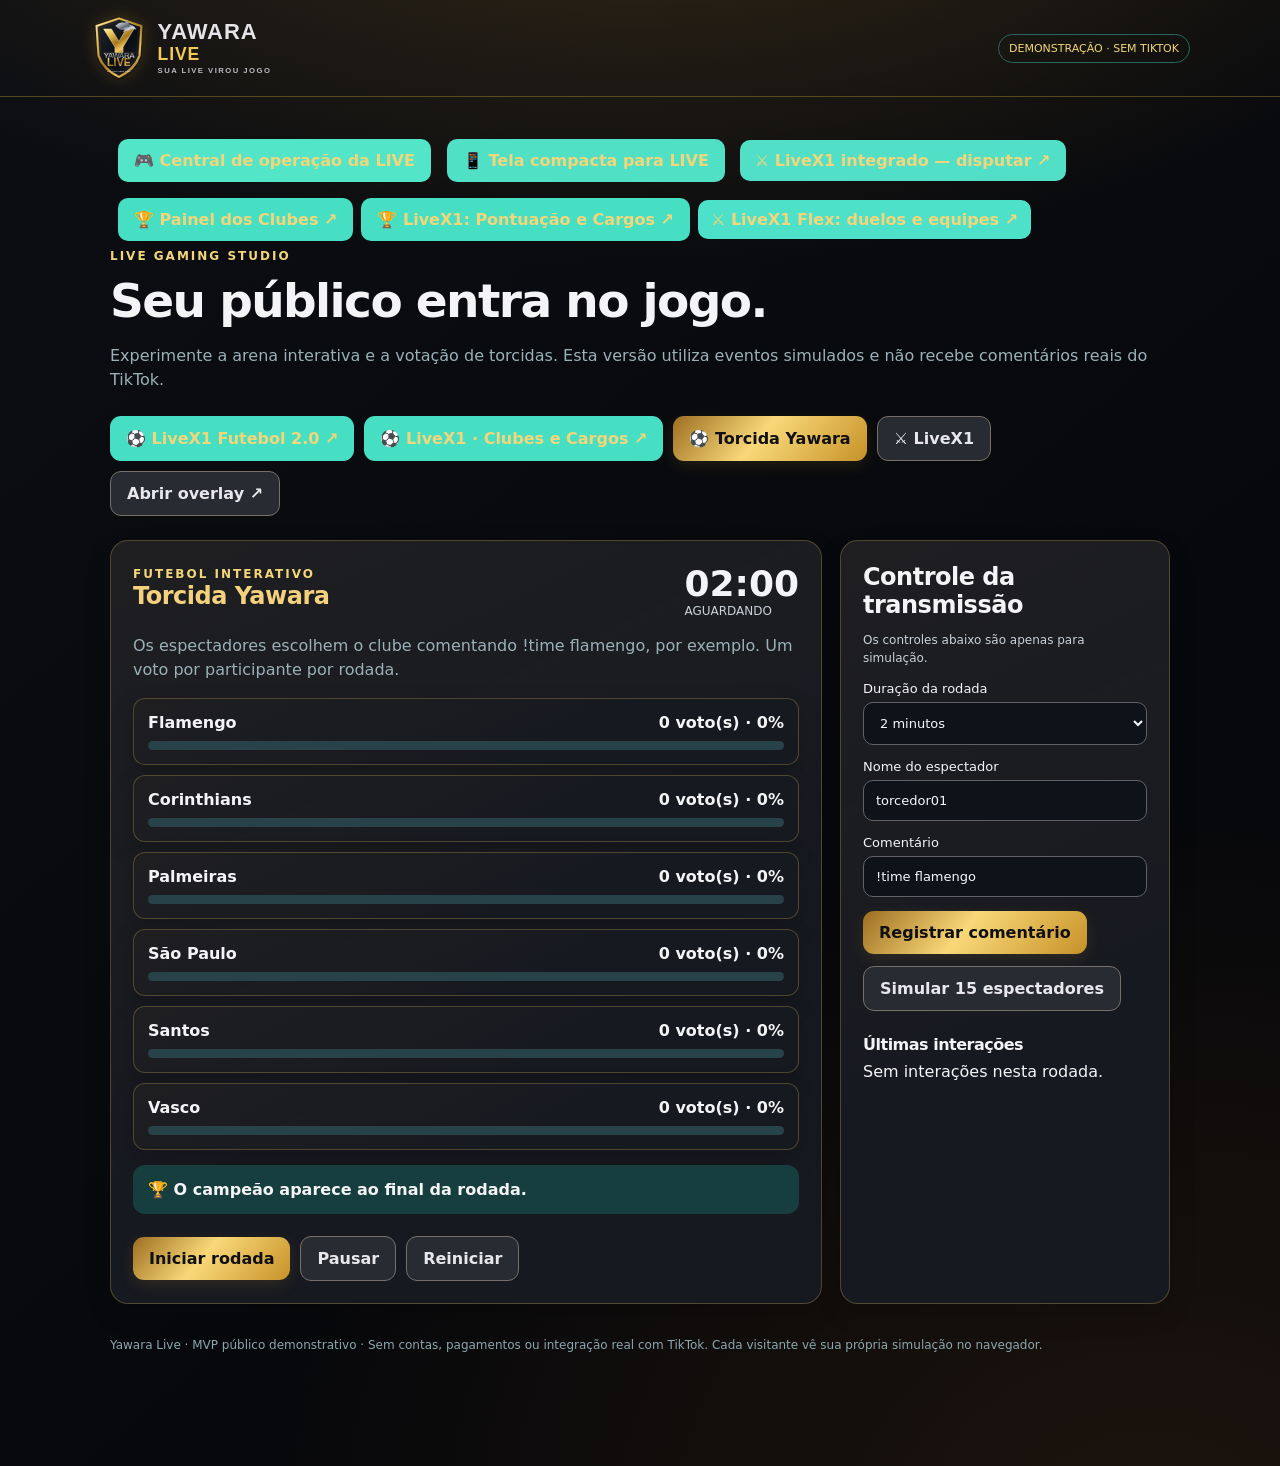
<file: yawara-live/index.html>
<!doctype html>
<html lang="pt-BR"><head><meta charset="utf-8"><meta name="viewport" content="width=device-width,initial-scale=1"><meta name="theme-color" content="#08171c"><title>Yawara Live — LiveX1 e Torcidas</title>
<style>
:root{font-family:Inter,system-ui,-apple-system,Segoe UI,sans-serif;color:#eef8f8;background:#07151b}*{box-sizing:border-box}body{margin:0;background:radial-gradient(circle at 78% 0,#103c42 0,transparent 38%),#07151b}button,input,select{font:inherit}button{cursor:pointer;border:0;border-radius:11px;padding:12px 16px;font-weight:700;color:#07151b;background:#46dfc3}button.secondary{background:#1b333a;color:#e6f7f5;border:1px solid #34555c}button:disabled{opacity:.4;cursor:not-allowed}button:hover{filter:brightness(1.12)}header{display:flex;align-items:center;justify-content:space-between;border-bottom:1px solid #23414a;padding:16px max(16px,calc((100vw - 1100px)/2))}.brand{font-weight:900;font-size:22px;letter-spacing:-1px}.brand b{color:#48dfc3}.pill{font-size:11px;color:#55e9d0;border:1px solid #28675e;border-radius:999px;padding:7px 10px}main{max-width:1100px;margin:auto;padding:34px 20px 80px}h1{font-size:clamp(28px,4vw,47px);letter-spacing:-1.6px;margin:10px 0}h2{margin:0 0 8px;letter-spacing:-.5px}p{color:#9ab1b8;line-height:1.5}.eyebrow{color:#4cdbbf;font-weight:800;font-size:12px;letter-spacing:2px}nav{display:flex;gap:10px;margin:24px 0;flex-wrap:wrap}.panel{border:1px solid #24454c;border-radius:18px;padding:22px;background:linear-gradient(140deg,#10252d,#0b1b23);box-shadow:0 18px 40px #0002}.layout{display:grid;grid-template-columns:1fr 330px;gap:18px}.row{display:flex;align-items:center;gap:10px;flex-wrap:wrap}.between{justify-content:space-between}.muted{font-size:12px;color:#91a9b1}.clock{font-size:36px;font-weight:900;font-variant-numeric:tabular-nums}input,select{background:#071820;border:1px solid #35545c;border-radius:10px;color:#eef8f8;padding:12px;min-width:0;max-width:100%}.field{display:grid;gap:6px;margin:14px 0;font-size:13px}.field input{width:100%}.team{border:1px solid #2d4b52;border-radius:12px;padding:14px;margin-top:10px;background:#102b32;display:grid;gap:9px}.teamhead{display:flex;justify-content:space-between;gap:10px}.tag{color:var(--club);font-size:11px;font-weight:900}.bar{height:9px;border-radius:10px;background:#284249;overflow:hidden}.fill{height:100%;border-radius:10px;background:var(--club);width:0;transition:width .25s}.scores{display:grid;grid-template-columns:repeat(2,1fr);gap:12px;margin:18px 0}.score{padding:25px;border:1px solid #35515b;border-radius:15px;text-align:center;background:#112b33}.score strong{display:block;font-size:50px}.score:first-child{border-top:4px solid #43d5ba}.score:last-child{border-top:4px solid #ef6868}.log{max-height:270px;overflow:auto}.log div{padding:11px;border-bottom:1px solid #274047;font-size:13px}.log b{color:#52e6c8}.hidden{display:none!important}.winner{padding:15px;border-radius:12px;background:#173e3e;margin-top:15px;font-weight:800}.foot{font-size:12px;margin:34px 0;color:#8ca7ae}a{color:#6cebd3}#overlayScreen{background:transparent!important}body.overlay{background:transparent!important}body.overlay header,body.overlay main>p,body.overlay .eyebrow,body.overlay nav,body.overlay aside,body.overlay .controls,body.overlay .foot,body.overlay #lead{display:none!important}body.overlay main{padding:12px;max-width:620px}body.overlay .layout{display:block}body.overlay .panel{background:#07171eef;border:1px solid #4eaaa5}body.overlay #gameTitle{font-size:24px;margin:5px 0}body.overlay .field{display:none}@media(max-width:760px){.layout{grid-template-columns:1fr}.scores{grid-template-columns:1fr}header{padding:15px 18px}}
</style><style id="yawara-metal-branding">
:root{--yl-gold:#D4AF37;--yl-gold-bright:#F3D67A;--yl-gold-deep:#8C6A16;--yl-silver:#C0C0C0;--yl-silver-bright:#E7E7E7;--yl-bronze:#CD7F32;--yl-bronze-light:#E0A66A;--yl-charcoal:#0B0F14;--yl-graphite:#141A22;--yl-text:#F5F7FA;--yl-muted:#C9D1D9}
html,body{background-color:var(--yl-charcoal)!important;color:var(--yl-text)}
body{background-image:radial-gradient(ellipse at 80% -10%,rgba(212,175,55,.13),transparent 43%),radial-gradient(ellipse at 10% 90%,rgba(205,127,50,.09),transparent 45%)!important}
header{border-bottom-color:rgba(212,175,55,.34)!important}
.brand,.logo{letter-spacing:-.5px;text-shadow:0 1px 16px rgba(212,175,55,.10)}
.brand span,.brand em,.brand b,.logo em{color:var(--yl-gold-bright)!important}
.eyebrow,.mini,.label,.tag,.pill,.cap,.sectionTitle,.group h3,.club h2,.clubHeader strong{color:var(--yl-gold-bright)!important}
.card,.panel,.clubCard,.club,.column{border-color:rgba(192,192,192,.25)!important;background-color:#141A22!important;box-shadow:0 9px 25px rgba(0,0,0,.16)}
button:not(.alt):not(.secondary),.buttons button:not(.alt):not(.secondary){background:linear-gradient(110deg,var(--yl-gold-deep),var(--yl-gold-bright),var(--yl-gold))!important;color:#15140b!important;box-shadow:0 3px 12px rgba(212,175,55,.14)}
button.alt,button.secondary{background:#30343c!important;color:var(--yl-silver-bright)!important;border:1px solid #6e6e70!important}
input,select,textarea{border-color:#62616a!important;background:#0e131a!important;color:var(--yl-text)!important}
a{color:var(--yl-gold-bright)!important}
.muted,.empty{color:var(--yl-muted)!important}
.avatar{background:linear-gradient(135deg,#594422,#98722f)!important;border:1px solid var(--yl-gold)!important;color:#fff!important}
.rankrow.leader,.rank:first-child,.person:first-child{background:linear-gradient(90deg,rgba(212,175,55,.14),transparent)!important}
.rankrow:nth-child(2),.rank:nth-child(2){border-left:2px solid var(--yl-silver)}
.rankrow:nth-child(3),.rank:nth-child(3){border-left:2px solid var(--yl-bronze)}
.scoreboard .vs,.vs,.versus{color:var(--yl-gold-bright)!important}
.scoreboard strong,.scoreboard b,.scoreboard .team strong{color:var(--yl-silver-bright)}
.footer b,.footer,.status,.notice,.note{color:var(--yl-gold-bright)}
@media(prefers-reduced-motion:no-preference){.rankrow.leader,.leaderchange:not([hidden]){animation:yl-podium-glow 2.7s ease-in-out infinite alternate}@keyframes yl-podium-glow{from{box-shadow:inset 0 0 0 1px rgba(212,175,55,.12)}to{box-shadow:inset 0 0 0 1px rgba(243,214,122,.55)}}}
</style><link rel="icon" type="image/svg+xml" href="./assets/yawara-live-emblema.svg"><style id="yawara-approved-logo-theme">
:root{--arena-black:#08090d;--arena-charcoal:#111319;--arena-card:#191a20;--arena-gold:#d4af37;--arena-lightgold:#f5d982;--arena-silver:#dadde3;--arena-bronze:#b77935}
html,body{background-color:var(--arena-black)!important;color:#f4f4f6!important}
body{background-image:radial-gradient(ellipse 70% 30% at 50% -12%,rgba(209,153,42,.22),transparent),radial-gradient(ellipse 70% 50% at 90% 105%,rgba(176,98,26,.13),transparent),linear-gradient(140deg,#0c0e13,#07080b 65%)!important}
.yawara-official-brand{display:inline-flex;align-items:center;gap:10px;text-decoration:none!important;color:var(--arena-silver)!important;line-height:1;min-width:0}
.yawara-official-brand img{width:clamp(40px,4.5vw,59px);height:clamp(44px,5vw,65px);object-fit:contain;filter:drop-shadow(0 0 8px rgba(215,169,48,.23));flex-shrink:0}
.yawara-official-brand .brandword{display:flex;flex-direction:column;gap:3px;letter-spacing:.04em;white-space:nowrap;font-family:Arial,system-ui,sans-serif;font-weight:900;font-size:clamp(13px,2vw,22px);color:#e5e5e9}
.yawara-official-brand .brandword strong{color:#f0c95a;font-size:.8em}
.yawara-official-brand .brandword small{font-size:.35em;letter-spacing:.19em;color:#babac1}
#app .yawara-official-brand img{width:32px;height:34px}#app .yawara-official-brand .brandword{font-size:clamp(9px,3.1vw,14px);gap:1px}#app .yawara-official-brand .brandword small{display:none}
.card,.panel,.column,.club,.clubCard,.side,.team,.scoreboard>.team{background-color:#171920!important;background-image:linear-gradient(155deg,rgba(225,175,65,.04),transparent 65%)!important;border-color:rgba(218,185,94,.28)!important;box-shadow:0 10px 25px rgba(0,0,0,.18)}
section h2,.sectionTitle,.group h3,.cap{color:#f4d17d!important}
button:not(.secondary):not(.alt),a.btn,a.button{background:linear-gradient(130deg,#9c6e21,#f9d878 45%,#c69229)!important;color:#101013!important;border-color:#bf953e!important;box-shadow:0 5px 15px rgba(212,175,55,.12)}
button.secondary,button.alt{background:#292b32!important;color:#e7e7ec!important;border-color:#77706a!important}
input:focus,select:focus,button:focus-visible{outline:2px solid #f4cf76;outline-offset:2px}
.rankrow:first-child,.person:first-of-type{border-left:2px solid #eec35f!important}
.rankrow:nth-child(2),.person:nth-of-type(2){border-left:2px solid #bfc3ce!important}
.rankrow:nth-child(3),.person:nth-of-type(3){border-left:2px solid #c0874f!important}
#app{background:radial-gradient(ellipse at 50% -10%,rgba(231,166,47,.12),transparent 58%)}
#app .column{border-top:2px solid var(--yl-club,#d4af37)}
@media(max-width:500px){.yawara-official-brand{gap:5px}.yawara-official-brand img{width:38px;height:41px}.yawara-official-brand .brandword{font-size:13px}.yawara-official-brand .brandword small{display:none}}
</style></head><body><header><a class="yawara-official-brand" href="./index.html" aria-label="Yawara Live — página principal"><img src="./assets/yawara-live-emblema.svg" alt="Emblema Yawara Live, lobo e escudo ouro e prata"><span class="brandword">YAWARA <strong>LIVE</strong><small>SUA LIVE VIROU JOGO</small></span></a><span class="pill">DEMONSTRAÇÃO · SEM TIKTOK</span></header>
<main><a href="./operador.html" style="display:inline-flex;margin:8px;padding:12px 16px;border-radius:10px;background:#52e5c8;color:#082028;text-decoration:none;font-weight:900">🎮 Central de operação da LIVE</a><a href="./compacto.html?demo=1" style="display:inline-flex;margin:8px;padding:12px 16px;border-radius:10px;background:#4fe0c5;color:#061c20;font-weight:900;text-decoration:none">📱 Tela compacta para LIVE</a><a href="./integrado.html" style="display:inline-flex;padding:11px 15px;margin:7px;border-radius:10px;background:#51dfc7;color:#071b20;font-weight:800;text-decoration:none">⚔️ LiveX1 integrado — disputar ↗</a><a href="./painel.html" style="display:inline-flex;margin:8px;padding:12px 16px;border-radius:10px;background:#46dfc3;color:#07151b;text-decoration:none;font-weight:800">🏆 Painel dos Clubes ↗</a><a href="./pontuacao.html" style="display:inline-flex;padding:12px 16px;border-radius:10px;background:#46dfc3;color:#07151b;font-weight:800;text-decoration:none">🏆 LiveX1: Pontuação e Cargos ↗</a><a href="./duelos.html" style="display:inline-flex;align-items:center;border-radius:10px;background:#4ce1c8;color:#081b20;text-decoration:none;padding:10px 13px;font-weight:800;margin:8px">⚔️ LiveX1 Flex: duelos e equipes ↗</a><div class="eyebrow">LIVE GAMING STUDIO</div><h1 id="lead">Seu público entra no jogo.</h1><p>Experimente a arena interativa e a votação de torcidas. Esta versão utiliza eventos simulados e não recebe comentários reais do TikTok.</p>
<nav><a href="./campo.html" style="display:inline-flex;align-items:center;border-radius:11px;background:#46dfc3;color:#07151b;text-decoration:none;padding:12px 16px;font-weight:800">⚽ LiveX1 Futebol 2.0 ↗</a><a href="./clubes.html" style="display:inline-flex;align-items:center;border-radius:11px;background:#46dfc3;color:#07151b;text-decoration:none;padding:12px 16px;font-weight:800">⚽ LiveX1 · Clubes e Cargos ↗</a><button id="footballTab">⚽ Torcida Yawara</button><button class="secondary" id="battleTab">⚔️ LiveX1</button><button class="secondary" id="overlayBtn">Abrir overlay ↗</button></nav>
<div class="layout"><section class="panel"><div class="row between"><div><span class="eyebrow" id="modeTag">FUTEBOL INTERATIVO</span><h2 id="gameTitle">Torcida Yawara</h2></div><div><div class="clock" id="timer">02:00</div><div class="muted" id="status">AGUARDANDO</div></div></div>
<p id="info">Os espectadores escolhem o clube comentando !time flamengo, por exemplo. Um voto por participante por rodada.</p>
<div id="teamList"></div><div id="battleScores" class="scores hidden"><div class="score"><span>TIME VERDE</span><strong id="greenPoints">0</strong></div><div class="score"><span>TIME VERMELHO</span><strong id="redPoints">0</strong></div></div>
<div class="winner" id="winner">🏆 O campeão aparece ao final da rodada.</div>
<div class="controls"><div class="row" style="margin-top:22px"><button id="startBtn">Iniciar rodada</button><button class="secondary" id="pauseBtn">Pausar</button><button class="secondary" id="resetBtn">Reiniciar</button></div></div></section>
<aside class="panel"><h2>Controle da transmissão</h2><p class="muted">Os controles abaixo são apenas para simulação.</p><div class="controls"><label class="field">Duração da rodada<select id="duration"><option value="60">1 minuto</option><option value="120" selected>2 minutos</option><option value="300">5 minutos</option></select></label>
<div id="footballControls"><label class="field">Nome do espectador<input id="viewer" value="torcedor01"></label><label class="field">Comentário<input id="comment" value="!time flamengo"></label><button id="voteBtn">Registrar comentário</button></div>
<div id="battleControls" class="hidden"><p class="muted">Pontos fictícios para dois times</p><button id="greenBtn">+10 Verde</button> <button id="redBtn" class="secondary">+10 Vermelho</button></div>
<div style="margin-top:12px"><button class="secondary" id="simulateBtn">Simular 15 espectadores</button></div><p id="feedback" aria-live="polite" class="muted"></p></div>
<h2 style="font-size:16px;margin-top:24px">Últimas interações</h2><div class="log" id="log"></div></aside></div>
<div class="foot">Yawara Live · MVP público demonstrativo · Sem contas, pagamentos ou integração real com TikTok. Cada visitante vê sua própria simulação no navegador.</div></main>
<script>
(()=>{'use strict';const clubs=[['flamengo','Flamengo','#ee6262',['fla','mengao']],['corinthians','Corinthians','#dce5e5',['timao','sccp']],['palmeiras','Palmeiras','#42d5a3',['verdao','sep']],['sao-paulo','São Paulo','#e6b065',['sao paulo','spfc']],['santos','Santos','#92bce9',['peixe']],['vasco','Vasco','#ba9aff',['vascao']]];const $=x=>document.getElementById(x);let mode='football',remaining=120,running=false,finished=false,clock=null,voters={},votes={},score={green:0,red:0},logs=[];const params=new URLSearchParams(location.search);if(params.has('overlay'))document.body.classList.add('overlay');function clean(x){return String(x).normalize('NFD').replace(/[\u0300-\u036f]/g,'').toLowerCase().trim().replace(/\s+/g,' ')}function total(){return Object.values(votes).reduce((a,b)=>a+b,0)}function redraw(){const mm=String(Math.floor(remaining/60)).padStart(2,'0'),ss=String(remaining%60).padStart(2,'0');$('timer').textContent=mm+':'+ss;$('status').textContent=running?'AO VIVO · SIMULAÇÃO':finished?'ENCERRADO':'AGUARDANDO';$('teamList').replaceChildren();$('teamList').classList.toggle('hidden',mode!=='football');$('battleScores').classList.toggle('hidden',mode!=='battle');if(mode==='football'){let count=total();for(const c of [...clubs].sort((a,b)=>(votes[b[0]]||0)-(votes[a[0]]||0))){let n=votes[c[0]]||0,card=document.createElement('div');card.className='team';card.style.setProperty('--club',c[2]);let h=document.createElement('div');h.className='teamhead';let label=document.createElement('strong');label.textContent=c[1];let value=document.createElement('b');value.textContent=n+' voto(s) · '+(count?Math.round(n/count*100):0)+'%';h.append(label,value);let bar=document.createElement('div');bar.className='bar';let fill=document.createElement('div');fill.className='fill';fill.style.width=(count?n/count*100:0)+'%';bar.append(fill);card.append(h,bar);$('teamList').append(card)}}else{$('greenPoints').textContent=score.green;$('redPoints').textContent=score.red}if(finished){if(mode==='football'){let top=Math.max(0,...Object.values(votes));let winners=clubs.filter(x=>(votes[x[0]]||0)===top);$('winner').textContent=!top?'Nenhum voto registrado.':winners.length>1?'🤝 Empate: '+winners.map(x=>x[1]).join(' / '):'🏆 '+winners[0][1]+' venceu com '+top+' votos!'}else $('winner').textContent=score.green===score.red?'🤝 Empate na arena!':'🏆 Time '+(score.green>score.red?'Verde':'Vermelho')+' venceu!'}else $('winner').textContent='🏆 O campeão aparece ao final da rodada.';$('log').replaceChildren();for(const item of logs.slice(0,12)){const d=document.createElement('div');d.textContent=item;$('log').append(d)}if(!logs.length)$('log').textContent='Sem interações nesta rodada.';if(!params.has('overlay'))localStorage.setItem('yawara-live-demo',JSON.stringify({mode,remaining,running,finished,votes,score,logs}))}
function stop(){if(clock){clearInterval(clock);clock=null}}function tick(){if(!running)return;remaining=Math.max(0,remaining-1);if(!remaining){running=false;finished=true;stop()}redraw()}function reset(){stop();running=false;finished=false;remaining=Number($('duration').value);voters={};votes={};score={green:0,red:0};logs=[];redraw()}function start(){if(finished||remaining<=0)reset();running=true;finished=false;stop();clock=setInterval(tick,1000);redraw()}function vote(user,comment){if(!running)return 'Inicie a rodada.';const u=clean(user),cmd=clean(comment);if(!u)return 'Informe um usuário.';if(voters[u])return 'Este participante já votou.';if(!cmd.startsWith('!time '))return 'Use !time seguido do clube.';const team=cmd.slice(6).trim();const found=clubs.find(c=>c[0]===team||clean(c[1])===team||c[3].includes(team));if(!found)return 'Time não reconhecido.';voters[u]=found[0];votes[found[0]]=(votes[found[0]]||0)+1;logs.unshift('@'+u+' votou em '+found[1]);redraw();return 'Voto registrado: '+found[1]}function add(side){if(!running){$('feedback').textContent='Inicie a rodada.';return}score[side]+=10;logs.unshift('Pontos para o time '+(side==='green'?'Verde':'Vermelho'));redraw()}function change(next){mode=next;$('gameTitle').textContent=mode==='football'?'Torcida Yawara':'LiveX1';$('modeTag').textContent=mode==='football'?'FUTEBOL INTERATIVO':'BATALHA INTERATIVA';$('info').textContent=mode==='football'?'Escolha seu time com !time flamengo, por exemplo. Um voto por espectador.':'Simule pontos para as equipes e veja o placar avançar.';$('footballControls').classList.toggle('hidden',mode!=='football');$('battleControls').classList.toggle('hidden',mode!=='battle');reset()}$('footballTab').onclick=()=>change('football');$('battleTab').onclick=()=>change('battle');$('startBtn').onclick=start;$('pauseBtn').onclick=()=>{running=false;stop();redraw()};$('resetBtn').onclick=reset;$('duration').onchange=reset;$('voteBtn').onclick=()=>{$('feedback').textContent=vote($('viewer').value,$('comment').value)};$('greenBtn').onclick=()=>add('green');$('redBtn').onclick=()=>add('red');$('simulateBtn').onclick=()=>{if(!running){$('feedback').textContent='Inicie a rodada.';return}if(mode==='football'){for(let i=0;i<15;i++){let club=clubs[Math.floor(Math.random()*clubs.length)];vote('demo_'+Date.now()+'_'+i,'!time '+club[0])}}else for(let i=0;i<15;i++)add(Math.random()>.5?'green':'red');$('feedback').textContent='15 eventos fictícios registrados.'};$('overlayBtn').onclick=()=>window.open(location.pathname+'?overlay=1','_blank','noopener');if(params.has('overlay')){setInterval(()=>{try{let s=JSON.parse(localStorage.getItem('yawara-live-demo'));if(!s)return;mode=s.mode;remaining=s.remaining;running=s.running;finished=s.finished;votes=s.votes;score=s.score;logs=s.logs;$('gameTitle').textContent=mode==='football'?'Torcida Yawara':'LiveX1';redraw()}catch(e){}},1000)}redraw()})();
</script><script id="yawara-club-identity">
(()=>{'use strict';const themes=[
[/s[aã]o paulo/i,'#E23838','#FFFFFF'],[/corinthians/i,'#FFFFFF','#111111'],[/palmeiras/i,'#188A50','#FFFFFF'],[/flamengo/i,'#D7263D','#111111'],[/santos/i,'#E7E7E7','#212121'],[/vasco/i,'#F4F4F4','#151515'],[/gr[eê]mio/i,'#24A8E0','#111111'],[/cruzeiro/i,'#2868D5','#FFFFFF'],[/botafogo/i,'#E7E7E7','#151515'],[/fluminense/i,'#7B1238','#178851'],[/internacional/i,'#D33238','#FFFFFF'],[/bahia/i,'#247AC8','#ED4242']
];function color(text){let row=themes.find(t=>t[0].test(text||''));return row?[row[1],row[2]]:['#D4AF37','#C0C0C0']}
function apply(){for(const side of ['A','B']){const label=document.getElementById('club'+side)||document.getElementById('name'+side)||document.getElementById('team'+side)||document.getElementById('heading'+side);if(!label)continue;const shades=color(label.textContent);for(const id of ['club'+side,'team'+side,'title'+side,'heading'+side,'name'+side]){const el=document.getElementById(id);if(el){el.style.setProperty('--yl-club',shades[0]);el.style.setProperty('--yl-club-alt',shades[1]);if(['club'+side,'team'+side].includes(id))el.style.borderTop='3px solid '+shades[0]}}for(const id of ['directors'+side,'supporters'+side,'dir'+side,'fan'+side,'ranks'+side]){const el=document.getElementById(id);if(el){el.style.borderTop='1px solid '+shades[0];el.style.setProperty('--yl-club',shades[0])}}}}
const ob=new MutationObserver(apply);document.addEventListener('DOMContentLoaded',()=>{apply();['clubA','clubB','teamA','teamB','headingA','headingB','nameA','nameB','titleA','titleB'].forEach(id=>{const el=document.getElementById(id);if(el)ob.observe(el,{childList:true,characterData:true,subtree:true})})});})();
</script></body></html>
</file>
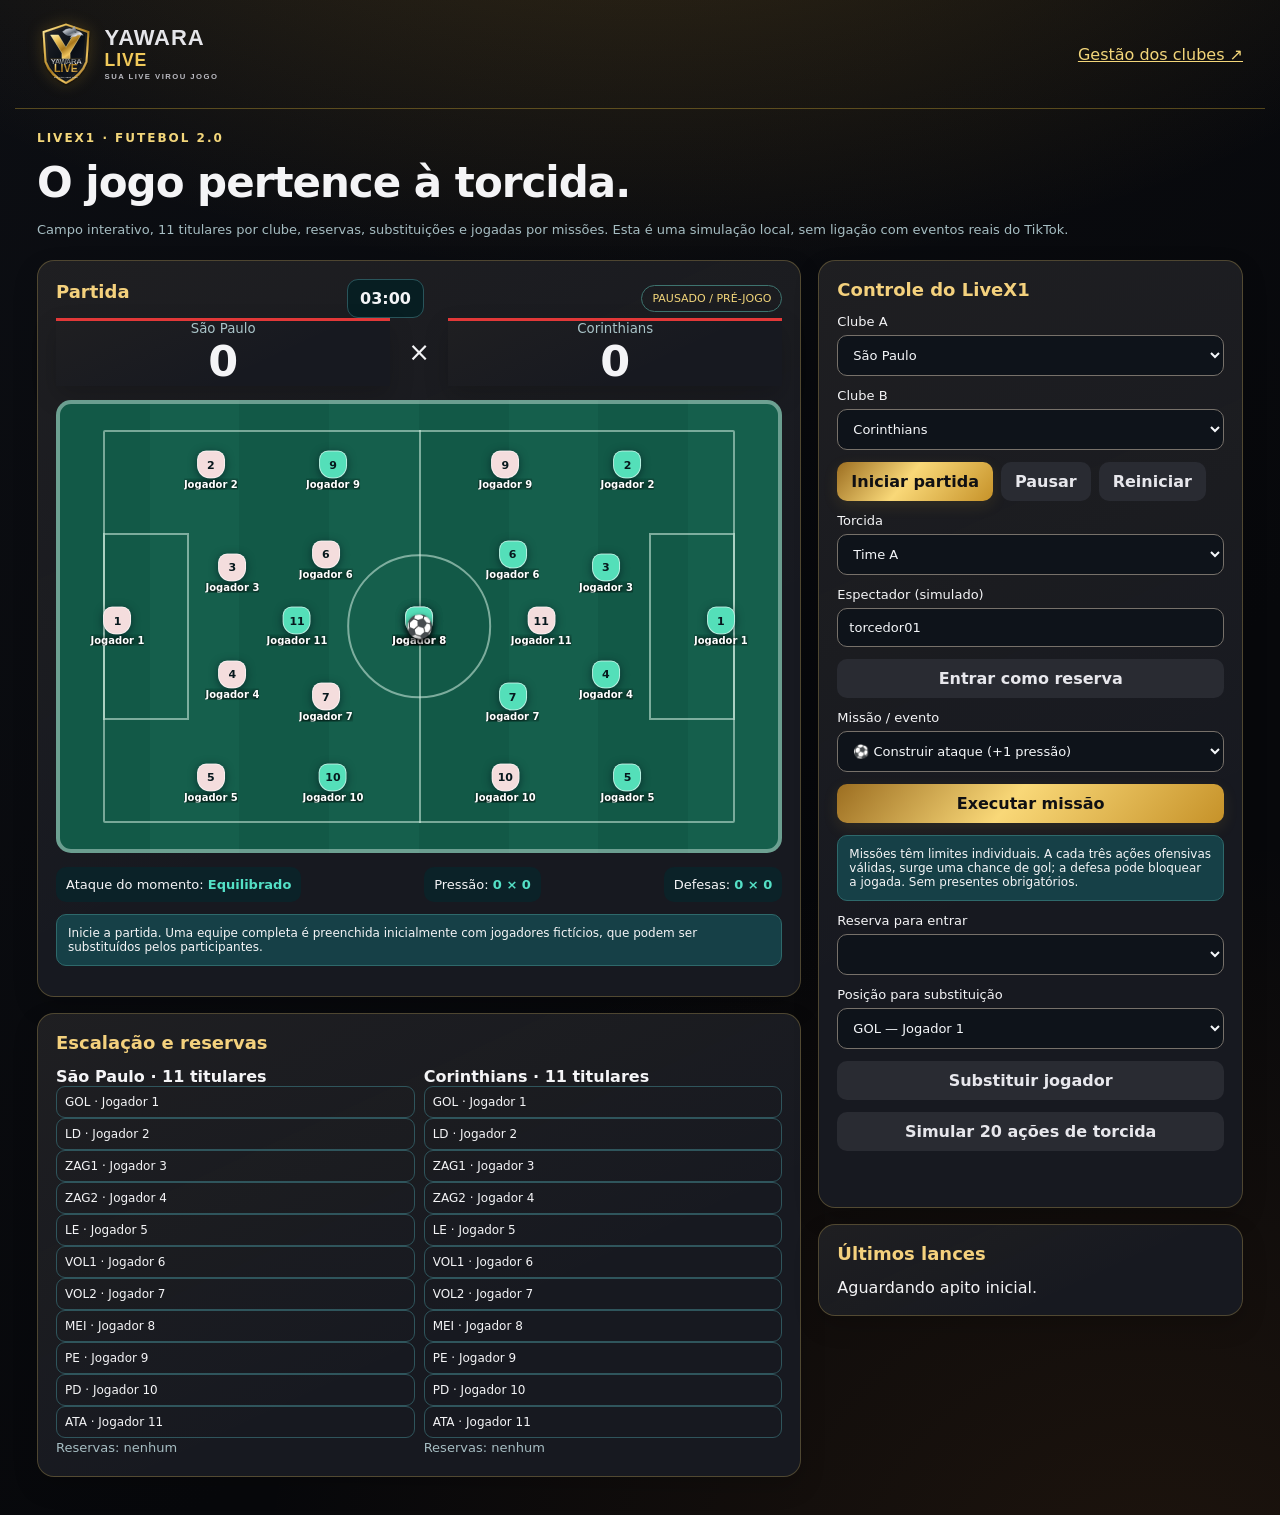
<file: yawara-live/campo.html>
<!doctype html><html lang="pt-BR"><head><meta charset="utf-8"><meta name="viewport" content="width=device-width,initial-scale=1"><title>Yawara Live · LiveX1 Futebol</title><style>
:root{font-family:Inter,system-ui,sans-serif;color:#eaf7f7;background:#07181d}*{box-sizing:border-box}body{margin:0;background:radial-gradient(circle at 85% 0,#0c4c50,transparent 42%),#07181d}a{color:#5be6ca}header,main{max-width:1250px;margin:auto;padding:22px}header{display:flex;align-items:center;justify-content:space-between;border-bottom:1px solid #315159}h1{font-size:clamp(27px,4vw,42px);letter-spacing:-1px;margin:13px 0 4px}h2{font-size:18px;margin:0 0 14px}.brand{font-size:22px;font-weight:900}.brand span{color:#53e3c7}.muted{color:#a6bdc2;font-size:13px;line-height:1.5}.eyebrow{font-weight:800;letter-spacing:2px;font-size:12px;color:#58e7cd}.layout{display:grid;grid-template-columns:minmax(0,1.8fr) minmax(290px,1fr);gap:17px;margin-top:20px}.panel{background:#102a30;border:1px solid #31555a;border-radius:17px;padding:18px;margin-bottom:16px}.barrow{display:flex;align-items:center;justify-content:space-between;gap:12px;flex-wrap:wrap}.scoreboard{display:flex;justify-content:center;align-items:center;gap:18px;text-align:center}.scoreboard strong{font-size:43px}.scoreboard .club{flex:1}.scoreboard .club small{display:block;color:#a9c3c7}.clock{background:#071e22;border:1px solid #29555b;padding:9px 12px;border-radius:11px;font-weight:800;font-variant-numeric:tabular-nums}.pitch{position:relative;aspect-ratio:1.6;min-height:330px;border-radius:15px;border:4px solid #badbd088;overflow:hidden;background:repeating-linear-gradient(90deg,#125947 0 12.5%,#155f4c 12.5% 25%);margin:14px 0}.pitch::before{content:"";position:absolute;inset:6%;border:2px solid #d7f2e584;border-radius:2px;pointer-events:none}.midline{position:absolute;left:50%;top:6%;bottom:6%;width:2px;background:#d7f2e58a}.circle{position:absolute;left:50%;top:50%;width:20%;aspect-ratio:1;transform:translate(-50%,-50%);border:2px solid #d7f2e58a;border-radius:50%}.boxleft,.boxright{position:absolute;top:29%;height:42%;width:12%;border:2px solid #d7f2e58a}.boxleft{left:6%}.boxright{right:6%}.player{position:absolute;transform:translate(-50%,-50%);display:grid;justify-items:center;min-width:52px;max-width:76px;z-index:2;text-align:center}.shirt{width:28px;height:28px;border-radius:9px 9px 13px 13px;display:grid;place-items:center;font-size:11px;font-weight:900;color:#07181d;border:1px solid #ffffff95;box-shadow:0 2px 9px #031a20a0}.username{font-size:10px;color:white;font-weight:700;text-shadow:0 1px 4px #000,0 1px 7px #000;max-width:75px;overflow:hidden;text-overflow:ellipsis;white-space:nowrap}.ball{position:absolute;top:50%;left:50%;transform:translate(-50%,-50%);font-size:22px;z-index:4;transition:left .5s ease,top .5s ease;filter:drop-shadow(0 3px 3px black)}button,select,input{font:inherit}button{background:#52e3c8;color:#071c20;padding:10px 14px;border:0;border-radius:10px;font-weight:800;cursor:pointer}button.alt{background:#25464d;color:#e3f4f2}button:disabled{opacity:.45;cursor:not-allowed}select,input{width:100%;padding:11px;background:#071c21;border:1px solid #3b646c;border-radius:10px;color:white}label{display:grid;gap:6px;font-size:13px}form{display:grid;gap:12px}.buttons{display:flex;flex-wrap:wrap;gap:8px}.stat{background:#0b2228;padding:10px;border-radius:10px;font-size:13px}.stat strong{color:#54e0c6}.log{font-size:12px;color:#bad1d4;border-bottom:1px solid #2d4d53;padding:8px 0}.squad{display:grid;grid-template-columns:1fr 1fr;gap:9px}.seat{font-size:12px;padding:8px;border:1px solid #2f555c;border-radius:9px}.seat b{display:block;color:#68e3ce}.notice{padding:11px;background:#164047;border:1px solid #2e696b;border-radius:10px;font-size:12px}.hidden{display:none}.tag{color:#57e9cf;border:1px solid #3e746f;padding:6px 10px;border-radius:25px;font-size:11px}@media(max-width:900px){.layout{grid-template-columns:1fr}}@media(max-width:580px){.pitch{min-height:250px}.player{min-width:30px}.shirt{width:22px;height:22px}.username{font-size:8px}.scoreboard strong{font-size:32px}.squad{grid-template-columns:1fr}}</style><style id="yawara-metal-branding">:root{--yl-gold:#D4AF37;--yl-silver:#C0C0C0;--yl-bronze:#CD7F32;--yl-dark:#0B0F14;--yl-graphite:#141A22}html,body{background-color:#0B0F14!important;color:#F5F7FA}body{background-image:radial-gradient(ellipse at 80% -10%,#d4af371e,transparent 47%),radial-gradient(ellipse at 10% 95%,#cd7f3218,transparent 50%)!important}header{border-bottom-color:#d4af375c!important}.brand span,.brand em,.logo em,.eyebrow,.tag,.pill,.sectionTitle{color:#F3D67A!important}.card,.panel,.clubCard,.club,.column{border-color:#c0c0c045!important;background-color:#141A22!important}button:not(.alt):not(.secondary){background:linear-gradient(112deg,#8C6A16,#F3D67A,#D4AF37)!important;color:#17150d!important}button.secondary,button.alt{background:#373941!important;color:#E7E7E7!important}a{color:#F3D67A!important}input,select{background:#0e131a!important;border-color:#77716a!important;color:#F5F7FA!important}.avatar{background:linear-gradient(120deg,#74501f,#d4af37)!important;color:#fff!important}.versus,.vs{color:#F3D67A!important}.team:first-child,.club:first-child{border-top:3px solid var(--team-a,#D4AF37)!important}.team:last-child,.club:last-child{border-top:3px solid var(--team-b,#C0C0C0)!important}</style><link rel="icon" type="image/svg+xml" href="./assets/yawara-live-emblema.svg"><style id="yawara-approved-logo-theme">
:root{--arena-black:#08090d;--arena-charcoal:#111319;--arena-card:#191a20;--arena-gold:#d4af37;--arena-lightgold:#f5d982;--arena-silver:#dadde3;--arena-bronze:#b77935}
html,body{background-color:var(--arena-black)!important;color:#f4f4f6!important}
body{background-image:radial-gradient(ellipse 70% 30% at 50% -12%,rgba(209,153,42,.22),transparent),radial-gradient(ellipse 70% 50% at 90% 105%,rgba(176,98,26,.13),transparent),linear-gradient(140deg,#0c0e13,#07080b 65%)!important}
.yawara-official-brand{display:inline-flex;align-items:center;gap:10px;text-decoration:none!important;color:var(--arena-silver)!important;line-height:1;min-width:0}
.yawara-official-brand img{width:clamp(40px,4.5vw,59px);height:clamp(44px,5vw,65px);object-fit:contain;filter:drop-shadow(0 0 8px rgba(215,169,48,.23));flex-shrink:0}
.yawara-official-brand .brandword{display:flex;flex-direction:column;gap:3px;letter-spacing:.04em;white-space:nowrap;font-family:Arial,system-ui,sans-serif;font-weight:900;font-size:clamp(13px,2vw,22px);color:#e5e5e9}
.yawara-official-brand .brandword strong{color:#f0c95a;font-size:.8em}
.yawara-official-brand .brandword small{font-size:.35em;letter-spacing:.19em;color:#babac1}
#app .yawara-official-brand img{width:32px;height:34px}#app .yawara-official-brand .brandword{font-size:clamp(9px,3.1vw,14px);gap:1px}#app .yawara-official-brand .brandword small{display:none}
.card,.panel,.column,.club,.clubCard,.side,.team,.scoreboard>.team{background-color:#171920!important;background-image:linear-gradient(155deg,rgba(225,175,65,.04),transparent 65%)!important;border-color:rgba(218,185,94,.28)!important;box-shadow:0 10px 25px rgba(0,0,0,.18)}
section h2,.sectionTitle,.group h3,.cap{color:#f4d17d!important}
button:not(.secondary):not(.alt),a.btn,a.button{background:linear-gradient(130deg,#9c6e21,#f9d878 45%,#c69229)!important;color:#101013!important;border-color:#bf953e!important;box-shadow:0 5px 15px rgba(212,175,55,.12)}
button.secondary,button.alt{background:#292b32!important;color:#e7e7ec!important;border-color:#77706a!important}
input:focus,select:focus,button:focus-visible{outline:2px solid #f4cf76;outline-offset:2px}
.rankrow:first-child,.person:first-of-type{border-left:2px solid #eec35f!important}
.rankrow:nth-child(2),.person:nth-of-type(2){border-left:2px solid #bfc3ce!important}
.rankrow:nth-child(3),.person:nth-of-type(3){border-left:2px solid #c0874f!important}
#app{background:radial-gradient(ellipse at 50% -10%,rgba(231,166,47,.12),transparent 58%)}
#app .column{border-top:2px solid var(--yl-club,#d4af37)}
@media(max-width:500px){.yawara-official-brand{gap:5px}.yawara-official-brand img{width:38px;height:41px}.yawara-official-brand .brandword{font-size:13px}.yawara-official-brand .brandword small{display:none}}
</style></head><body>
<header><a class="yawara-official-brand" href="./index.html" aria-label="Yawara Live — página principal"><img src="./assets/yawara-live-emblema.svg" alt="Emblema Yawara Live, lobo e escudo ouro e prata"><span class="brandword">YAWARA <strong>LIVE</strong><small>SUA LIVE VIROU JOGO</small></span></a><a href="./clubes.html">Gestão dos clubes ↗</a></header>
<main><div class="eyebrow">LIVEX1 · FUTEBOL 2.0</div><h1>O jogo pertence à torcida.</h1><p class="muted">Campo interativo, 11 titulares por clube, reservas, substituições e jogadas por missões. Esta é uma simulação local, sem ligação com eventos reais do TikTok.</p><div class="layout"><div>
<section class="panel"><div class="barrow"><h2>Partida</h2><div class="clock" id="clock">03:00</div><span class="tag" id="status">PRÉ-JOGO</span></div><div class="scoreboard"><div class="club"><small id="clubAName">São Paulo</small><strong id="goalsA">0</strong></div><span style="font-size:26px">×</span><div class="club"><small id="clubBName">Corinthians</small><strong id="goalsB">0</strong></div></div><div class="pitch" id="pitch"><div class="midline"></div><div class="circle"></div><div class="boxleft"></div><div class="boxright"></div><div class="ball" id="ball">⚽</div><div id="playersLayer"></div></div><div class="barrow"><div class="stat">Ataque do momento: <strong id="attacker">Nenhum</strong></div><div class="stat">Pressão: <strong id="pressure">0 / 3</strong></div><div class="stat">Defesas: <strong id="blocks">0</strong></div></div><p class="notice" id="message">Inicie a partida. Uma equipe completa é preenchida inicialmente com jogadores fictícios, que podem ser substituídos pelos participantes.</p></section>
<section class="panel"><h2>Escalação e reservas</h2><div class="squad" id="squads"></div></section>
</div><aside><section class="panel"><h2>Controle do LiveX1</h2><form id="gameForm"><label>Clube A<select id="clubA"></select></label><label>Clube B<select id="clubB"></select></label><div class="buttons"><button type="button" id="start">Iniciar partida</button><button type="button" class="alt" id="pause">Pausar</button><button type="button" class="alt" id="reset">Reiniciar</button></div><label>Torcida<select id="team"><option value="A">Time A</option><option value="B">Time B</option></select></label><label>Espectador (simulado)<input id="viewer" maxlength="24" value="torcedor01"></label><button type="button" id="join" class="alt">Entrar como reserva</button><label>Missão / evento<select id="action"><option value="attack">⚽ Construir ataque (+1 pressão)</option><option value="defense">🧤 Defender (+1 bloqueio)</option><option value="quiz">🧠 Acertar quiz (+1 pressão)</option><option value="chant">📣 Grito da torcida (+1 energia)</option></select></label><button type="button" id="actionButton">Executar missão</button><div class="notice">Missões têm limites individuais. A cada três ações ofensivas válidas, surge uma chance de gol; a defesa pode bloquear a jogada. Sem presentes obrigatórios.</div><label>Reserva para entrar<select id="reserve"></select></label><label>Posição para substituição<select id="position"></select></label><button type="button" class="alt" id="substitute">Substituir jogador</button><button type="button" class="alt" id="simulate">Simular 20 ações de torcida</button><p id="feedback" class="muted" aria-live="polite"></p></form></section><section class="panel"><h2>Últimos lances</h2><div id="logs"></div></section></aside></div></main>
<script>
(()=>{'use strict';
const $=id=>document.getElementById(id),clubs=[['sao-paulo','São Paulo'],['corinthians','Corinthians'],['palmeiras','Palmeiras'],['flamengo','Flamengo'],['santos','Santos'],['vasco','Vasco']],positions=['GOL','LD','ZAG1','ZAG2','LE','VOL1','VOL2','MEI','PE','PD','ATA'],coords=[[8,50],[21,15],[24,38],[24,62],[21,85],[37,35],[37,67],[50,50],[62,15],[62,85],[67,50]];
let chosen=['sao-paulo','corinthians'],squads={},reserves={},members={},goals={A:0,B:0},pressure={A:0,B:0},blocks={A:0,B:0},energy={A:0,B:0},logs=[],running=false,ended=false,seconds=180,timer=null,nextId=1;
function name(t){return clubs.find(c=>c[0]===chosen[t==='A'?0:1])?.[1]||t}
function stop(){if(timer)clearInterval(timer);timer=null}
function log(s){logs.unshift(s);logs=logs.slice(0,30)}
function build(){squads={A:[],B:[]};reserves={A:[],B:[]};members={};for(const t of ['A','B'])for(let i=0;i<11;i++)squads[t].push({id:'bot_'+t+'_'+i,user:'Jogador '+(i+1),bot:true,pos:i});}
function reset(){stop();running=false;ended=false;seconds=180;goals={A:0,B:0};pressure={A:0,B:0};blocks={A:0,B:0};energy={A:0,B:0};logs=[];nextId=1;build();render()}
function options(){for(const k of ['clubA','clubB']){for(const [id,label] of clubs){const o=document.createElement('option');o.value=id;o.textContent=label;$(k).append(o)}}$('clubA').value=chosen[0];$('clubB').value=chosen[1]}
function textNode(tag,text,cl){const e=document.createElement(tag);e.textContent=text;if(cl)e.className=cl;return e}
function render(){const a=name('A'),b=name('B');$('clock').textContent=String(Math.floor(seconds/60)).padStart(2,'0')+':'+String(seconds%60).padStart(2,'0');$('status').textContent=ended?'FIM DE JOGO':running?'EM CAMPO · SIMULAÇÃO':'PAUSADO / PRÉ-JOGO';$('clubAName').textContent=a;$('clubBName').textContent=b;$('goalsA').textContent=goals.A;$('goalsB').textContent=goals.B;const attacking=pressure.A>pressure.B?'A':pressure.B>pressure.A?'B':null;$('attacker').textContent=attacking?name(attacking):'Equilibrado';$('pressure').textContent=pressure.A+' × '+pressure.B;$('blocks').textContent=blocks.A+' × '+blocks.B;
const layer=$('playersLayer');layer.replaceChildren();for(const t of ['A','B'])for(const p of squads[t]){const spot=coords[p.pos],node=document.createElement('div');node.className='player';node.style.left=(t==='A'?spot[0]:100-spot[0])+'%';node.style.top=spot[1]+'%';const shirt=textNode('div',String(p.pos+1),'shirt');shirt.style.background=t==='A'?'#f4dddd':'#54dfb9';node.append(shirt,textNode('div',p.user,'username'));layer.append(node)}
$('squads').replaceChildren();for(const t of ['A','B']){const col=document.createElement('div');col.append(textNode('strong',name(t)+' · 11 titulares'));for(const p of squads[t])col.append(textNode('div',positions[p.pos]+' · '+p.user,'seat'));col.append(textNode('div','Reservas: '+(reserves[t].map(p=>p.user).join(', ')||'nenhum'),'muted'));$('squads').append(col)}
const t=$('team').value;$('reserve').replaceChildren();for(const p of reserves[t]){const opt=document.createElement('option');opt.value=p.id;opt.textContent=p.user;$('reserve').append(opt)}$('position').replaceChildren();for(const p of squads[t]){const opt=document.createElement('option');opt.value=String(p.pos);opt.textContent=positions[p.pos]+' — '+p.user;$('position').append(opt)}
$('logs').replaceChildren();for(const item of logs.slice(0,12))$('logs').append(textNode('div',item,'log'));if(!logs.length)$('logs').textContent='Aguardando apito inicial.';if(ended)$('message').textContent='Fim de jogo: '+(goals.A===goals.B?'empate entre as torcidas':(goals.A>goals.B?a:b)+' venceu!')}
function tick(){if(!running)return;seconds=Math.max(0,seconds-1);if(!seconds){running=false;ended=true;stop();log('⏱ Fim de jogo!')}render()}
function start(){if(ended)reset();running=true;stop();timer=setInterval(tick,1000);log('▶ Partida iniciada');render()}
function join(user,t){if(!running)return 'Inicie a partida.';let id=String(user).trim().toLowerCase().replace(/^@/,'');if(!id)return 'Informe o usuário.';if(members[id])return 'Usuário já está cadastrado.';const p={id:'fan_'+nextId++,user:id,bot:false,team:t,done:{}};members[id]=p;reserves[t].push(p);log('@'+id+' entrou como reserva do '+name(t));render();return 'Reserva inscrito no '+name(t)}
function act(user,t,type){if(!running)return 'Inicie a partida.';const id=String(user).trim().toLowerCase().replace(/^@/,'');const m=members[id];if(!m)return 'Entre na torcida antes.';if(m.team!==t)return 'O usuário pertence ao outro clube.';if(m.done[type])return 'Missão já concluída nesta partida.';m.done[type]=true;if(type==='defense'){blocks[t]+=1;log('🧤 '+name(t)+' prepara uma defesa')}
else if(type==='chant'){energy[t]++;log('📣 Arquibancada de '+name(t)+' ganhou energia')}
else{pressure[t]++;log('⚽ '+name(t)+' aumenta pressão ('+pressure[t]+'/3)');if(pressure[t]>=3){pressure[t]=0;const other=t==='A'?'B':'A';if(blocks[other]>0){blocks[other]--;log('🧱 '+name(other)+' bloqueou o ataque!')}else{goals[t]++;log('🥅 GOL de '+name(t)+'!')}}}
$('ball').style.left=(t==='A'?'65%':'35%');render();return 'Missão registrada.'}
function substitute(t,reserveId,pos){if(!running)return 'Partida não iniciada.';const i=reserves[t].findIndex(p=>p.id===reserveId);if(i<0)return 'Escolha um reserva.';const slot=squads[t].findIndex(p=>p.pos===Number(pos));if(slot<0)return 'Posição inválida.';const incoming=reserves[t].splice(i,1)[0],outgoing=squads[t][slot];incoming.pos=outgoing.pos;squads[t][slot]=incoming;outgoing.pos=null;reserves[t].push(outgoing);log('🔄 '+name(t)+': '+incoming.user+' entrou no lugar de '+outgoing.user);render();return 'Substituição realizada.'}
$('start').onclick=start;$('pause').onclick=()=>{running=false;stop();log('⏸ Partida pausada');render()};$('reset').onclick=reset;
for(const k of ['clubA','clubB'])$(k).onchange=()=>{const a=$('clubA').value,b=$('clubB').value;if(a===b){$('feedback').textContent='Escolha clubes diferentes.';$(k).value=chosen[k==='clubA'?0:1];return}chosen=[a,b];reset()};
$('team').onchange=render;$('join').onclick=()=>{$('feedback').textContent=join($('viewer').value,$('team').value)};
$('actionButton').onclick=()=>{$('feedback').textContent=act($('viewer').value,$('team').value,$('action').value)};
$('substitute').onclick=()=>{$('feedback').textContent=substitute($('team').value,$('reserve').value,$('position').value)};
$('simulate').onclick=()=>{if(!running){$('feedback').textContent='Inicie a partida.';return}for(let i=0;i<20;i++){const team=i%2?'B':'A',u='demo'+nextId;join(u,team);act(u,team,['attack','quiz','defense','chant'][i%4])}$('feedback').textContent='20 torcedores simulados.';render()};
options();reset();
})();
</script><script id="yawara-club-identity">(()=>{const themes=[[/s[aã]o paulo/i,'#E23838'],[/corinthians/i,'#F2F2F2'],[/palmeiras/i,'#188A50'],[/flamengo/i,'#DB2934'],[/santos/i,'#EEEEEE'],[/vasco/i,'#EEEEEE'],[/gr[eê]mio/i,'#24A8E0'],[/cruzeiro/i,'#2868D5'],[/botafogo/i,'#EEEEEE'],[/fluminense/i,'#7B1238'],[/internacional/i,'#D33238'],[/bahia/i,'#247AC8']];function apply(){for(const [side,variable] of [['A','--team-a'],['B','--team-b']]){const el=document.getElementById('club'+side)||document.getElementById('team'+side)||document.getElementById('name'+side)||document.getElementById('title'+side);if(!el)continue;const found=themes.find(x=>x[0].test(el.textContent));document.documentElement.style.setProperty(variable,found?found[1]:side==='A'?'#D4AF37':'#C0C0C0')}}document.addEventListener('DOMContentLoaded',()=>{apply();const ob=new MutationObserver(apply);for(const id of ['clubA','clubB','teamA','teamB','nameA','nameB','titleA','titleB']){const el=document.getElementById(id);if(el)ob.observe(el,{subtree:true,childList:true,characterData:true})}})})();</script></body></html>
</file>
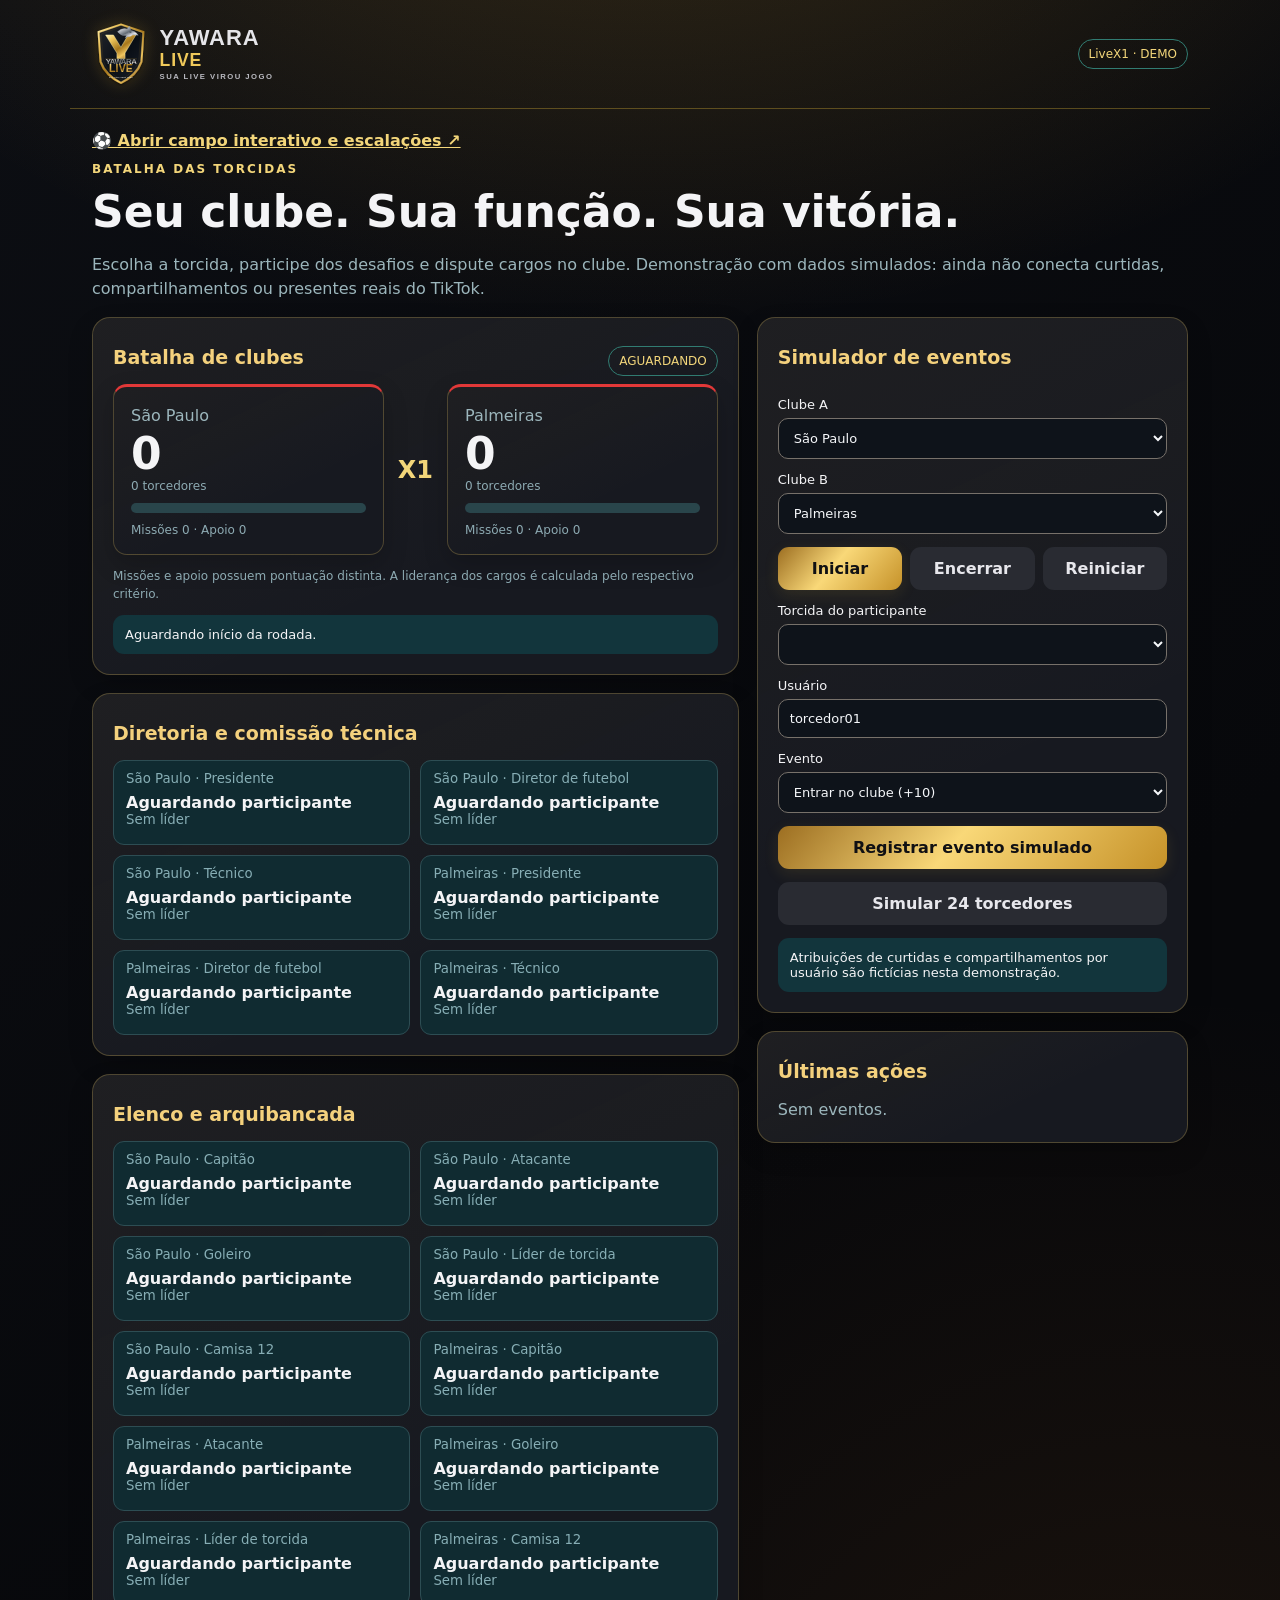
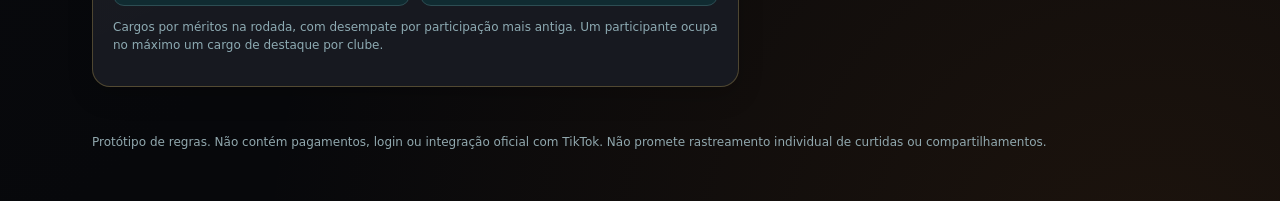
<file: yawara-live/clubes.html>
<!doctype html><html lang="pt-BR"><head><meta charset="utf-8"><meta name="viewport" content="width=device-width, initial-scale=1"><title>Yawara Live — LiveX1 Clubes</title><style>
:root{font-family:Inter,system-ui,sans-serif;color:#edf8fa;background:#071419}*{box-sizing:border-box}body{margin:0;background:radial-gradient(circle at top right,#0c4246,transparent 35%),#071419}header,main{max-width:1140px;margin:auto;padding:22px}header{display:flex;justify-content:space-between;align-items:center;border-bottom:1px solid #29424a}.brand{font-weight:900;font-size:24px}.brand span{color:#4ce1c8}h1{font-size:clamp(28px,5vw,44px);margin:10px 0}h2{font-size:19px;margin:8px 0 16px}p,.soft{color:#9cb6bc;line-height:1.5}.eyebrow{color:#4ce1c8;letter-spacing:2px;font-size:12px;font-weight:800}.grid{display:grid;grid-template-columns:1.5fr 1fr;gap:18px}.panel{border:1px solid #2a4a50;border-radius:18px;background:#0d252b;padding:20px;margin-bottom:18px}.duel{display:grid;grid-template-columns:1fr auto 1fr;gap:14px;align-items:center}.club{border:1px solid #35555b;border-top:4px solid var(--tone);padding:17px;border-radius:14px;background:#132c32}.score{font-size:44px;font-weight:900}.bar{height:10px;border-radius:10px;background:#29454b;overflow:hidden;margin:10px 0}.fill{height:100%;width:0;background:var(--tone);transition:width .2s}.vs{font-size:24px;font-weight:900;color:#9cb6bc}.roles{display:grid;grid-template-columns:repeat(2,minmax(0,1fr));gap:10px}.role{padding:10px 12px;border:1px solid #2d4d53;border-radius:11px;background:#102b31;min-height:80px}.role small{display:block;color:#87aeb5;margin-bottom:7px}.role strong{display:block;overflow-wrap:anywhere}.controls{display:grid;gap:13px}label{display:grid;gap:6px;font-size:13px}select,input{width:100%;background:#091b20;border:1px solid #426069;color:white;border-radius:10px;padding:11px;font:inherit}button{padding:12px;border:0;border-radius:11px;background:#4ce1c8;color:#06171a;font:inherit;font-weight:800;cursor:pointer}button.alt{background:#28434a;color:#e5f9f8}button:disabled{opacity:.5;cursor:not-allowed}.buttons{display:flex;gap:8px;flex-wrap:wrap}.buttons button{flex:1}.event{padding:9px 0;border-bottom:1px solid #27464d;font-size:13px}.pill{border:1px solid #317c72;color:#71f2d7;padding:7px 10px;border-radius:30px;font-size:12px}.muted{font-size:12px;color:#8daab2}.info{background:#12353c;border-radius:11px;padding:12px;font-size:13px}.foot{margin:30px 0;color:#91a8ae;font-size:12px}@media(max-width:800px){.grid{grid-template-columns:1fr}.duel{grid-template-columns:1fr}.vs{text-align:center}.roles{grid-template-columns:1fr 1fr}}@media(max-width:440px){.roles{grid-template-columns:1fr}}</style><style id="yawara-metal-branding">:root{--yl-gold:#D4AF37;--yl-silver:#C0C0C0;--yl-bronze:#CD7F32;--yl-dark:#0B0F14;--yl-graphite:#141A22}html,body{background-color:#0B0F14!important;color:#F5F7FA}body{background-image:radial-gradient(ellipse at 80% -10%,#d4af371e,transparent 47%),radial-gradient(ellipse at 10% 95%,#cd7f3218,transparent 50%)!important}header{border-bottom-color:#d4af375c!important}.brand span,.brand em,.logo em,.eyebrow,.tag,.pill,.sectionTitle{color:#F3D67A!important}.card,.panel,.clubCard,.club,.column{border-color:#c0c0c045!important;background-color:#141A22!important}button:not(.alt):not(.secondary){background:linear-gradient(112deg,#8C6A16,#F3D67A,#D4AF37)!important;color:#17150d!important}button.secondary,button.alt{background:#373941!important;color:#E7E7E7!important}a{color:#F3D67A!important}input,select{background:#0e131a!important;border-color:#77716a!important;color:#F5F7FA!important}.avatar{background:linear-gradient(120deg,#74501f,#d4af37)!important;color:#fff!important}.versus,.vs{color:#F3D67A!important}.team:first-child,.club:first-child{border-top:3px solid var(--team-a,#D4AF37)!important}.team:last-child,.club:last-child{border-top:3px solid var(--team-b,#C0C0C0)!important}</style><link rel="icon" type="image/svg+xml" href="./assets/yawara-live-emblema.svg"><style id="yawara-approved-logo-theme">
:root{--arena-black:#08090d;--arena-charcoal:#111319;--arena-card:#191a20;--arena-gold:#d4af37;--arena-lightgold:#f5d982;--arena-silver:#dadde3;--arena-bronze:#b77935}
html,body{background-color:var(--arena-black)!important;color:#f4f4f6!important}
body{background-image:radial-gradient(ellipse 70% 30% at 50% -12%,rgba(209,153,42,.22),transparent),radial-gradient(ellipse 70% 50% at 90% 105%,rgba(176,98,26,.13),transparent),linear-gradient(140deg,#0c0e13,#07080b 65%)!important}
.yawara-official-brand{display:inline-flex;align-items:center;gap:10px;text-decoration:none!important;color:var(--arena-silver)!important;line-height:1;min-width:0}
.yawara-official-brand img{width:clamp(40px,4.5vw,59px);height:clamp(44px,5vw,65px);object-fit:contain;filter:drop-shadow(0 0 8px rgba(215,169,48,.23));flex-shrink:0}
.yawara-official-brand .brandword{display:flex;flex-direction:column;gap:3px;letter-spacing:.04em;white-space:nowrap;font-family:Arial,system-ui,sans-serif;font-weight:900;font-size:clamp(13px,2vw,22px);color:#e5e5e9}
.yawara-official-brand .brandword strong{color:#f0c95a;font-size:.8em}
.yawara-official-brand .brandword small{font-size:.35em;letter-spacing:.19em;color:#babac1}
#app .yawara-official-brand img{width:32px;height:34px}#app .yawara-official-brand .brandword{font-size:clamp(9px,3.1vw,14px);gap:1px}#app .yawara-official-brand .brandword small{display:none}
.card,.panel,.column,.club,.clubCard,.side,.team,.scoreboard>.team{background-color:#171920!important;background-image:linear-gradient(155deg,rgba(225,175,65,.04),transparent 65%)!important;border-color:rgba(218,185,94,.28)!important;box-shadow:0 10px 25px rgba(0,0,0,.18)}
section h2,.sectionTitle,.group h3,.cap{color:#f4d17d!important}
button:not(.secondary):not(.alt),a.btn,a.button{background:linear-gradient(130deg,#9c6e21,#f9d878 45%,#c69229)!important;color:#101013!important;border-color:#bf953e!important;box-shadow:0 5px 15px rgba(212,175,55,.12)}
button.secondary,button.alt{background:#292b32!important;color:#e7e7ec!important;border-color:#77706a!important}
input:focus,select:focus,button:focus-visible{outline:2px solid #f4cf76;outline-offset:2px}
.rankrow:first-child,.person:first-of-type{border-left:2px solid #eec35f!important}
.rankrow:nth-child(2),.person:nth-of-type(2){border-left:2px solid #bfc3ce!important}
.rankrow:nth-child(3),.person:nth-of-type(3){border-left:2px solid #c0874f!important}
#app{background:radial-gradient(ellipse at 50% -10%,rgba(231,166,47,.12),transparent 58%)}
#app .column{border-top:2px solid var(--yl-club,#d4af37)}
@media(max-width:500px){.yawara-official-brand{gap:5px}.yawara-official-brand img{width:38px;height:41px}.yawara-official-brand .brandword{font-size:13px}.yawara-official-brand .brandword small{display:none}}
</style></head><body>
<header><a class="yawara-official-brand" href="./index.html" aria-label="Yawara Live — página principal"><img src="./assets/yawara-live-emblema.svg" alt="Emblema Yawara Live, lobo e escudo ouro e prata"><span class="brandword">YAWARA <strong>LIVE</strong><small>SUA LIVE VIROU JOGO</small></span></a><div class="pill">LiveX1 · DEMO</div></header><main><div style="margin-bottom:12px"><a href="./campo.html" style="color:#60e9cf;font-weight:800">⚽ Abrir campo interativo e escalações ↗</a></div><div class="eyebrow">BATALHA DAS TORCIDAS</div><h1>Seu clube. Sua função. Sua vitória.</h1><p>Escolha a torcida, participe dos desafios e dispute cargos no clube. Demonstração com dados simulados: ainda não conecta curtidas, compartilhamentos ou presentes reais do TikTok.</p>
<div class="grid"><div><section class="panel"><div class="buttons" style="align-items:center;justify-content:space-between"><h2>Batalha de clubes</h2><span class="pill" id="phase">AGUARDANDO</span></div><div class="duel"><div class="club" style="--tone:#ed6b6b"><div class="soft" id="nameA">São Paulo</div><div class="score" id="scoreA">0</div><div class="muted" id="fansA">0 torcedores</div><div class="bar"><div class="fill" id="barA"></div></div><div class="muted" id="detailA">Missões 0 · Apoio 0</div></div><div class="vs">X1</div><div class="club" style="--tone:#46dfb9"><div class="soft" id="nameB">Palmeiras</div><div class="score" id="scoreB">0</div><div class="muted" id="fansB">0 torcedores</div><div class="bar"><div class="fill" id="barB"></div></div><div class="muted" id="detailB">Missões 0 · Apoio 0</div></div></div><p class="muted">Missões e apoio possuem pontuação distinta. A liderança dos cargos é calculada pelo respectivo critério.</p><div id="result" class="info">Aguardando início da rodada.</div></section>
<section class="panel"><h2>Diretoria e comissão técnica</h2><div class="roles" id="roles"></div></section>
<section class="panel"><h2>Elenco e arquibancada</h2><div class="roles" id="players"></div><p class="muted">Cargos por méritos na rodada, com desempate por participação mais antiga. Um participante ocupa no máximo um cargo de destaque por clube.</p></section></div>
<aside><section class="panel controls"><h2>Simulador de eventos</h2><label>Clube A<select id="clubA"></select></label><label>Clube B<select id="clubB"></select></label><div class="buttons"><button id="start">Iniciar</button><button id="finish" class="alt">Encerrar</button><button id="reset" class="alt">Reiniciar</button></div><label>Torcida do participante<select id="joinTeam"></select></label><label>Usuário<input id="viewer" value="torcedor01" maxlength="32"></label><label>Evento<select id="event"><option value="join">Entrar no clube (+10)</option><option value="quiz">Acertar quiz (+15)</option><option value="defense">Defesa (+10)</option><option value="chant">Grito da torcida (+5)</option><option value="goal">Chute a gol (+10)</option><option value="gift">Presente simulado (+10 apoio)</option><option value="like">Curtida atribuída (+1 liderança)</option><option value="share">Compartilhamento atribuído (+1 liderança)</option></select></label><button id="apply">Registrar evento simulado</button><button id="simulate" class="alt">Simular 24 torcedores</button><div id="feedback" class="info">Atribuições de curtidas e compartilhamentos por usuário são fictícias nesta demonstração.</div></section><section class="panel"><h2>Últimas ações</h2><div id="logs" class="soft">Sem eventos.</div></section></aside></div><div class="foot">Protótipo de regras. Não contém pagamentos, login ou integração oficial com TikTok. Não promete rastreamento individual de curtidas ou compartilhamentos.</div></main>
<script>
(()=>{'use strict';const teams=[['sao-paulo','São Paulo'],['palmeiras','Palmeiras'],['corinthians','Corinthians'],['flamengo','Flamengo'],['santos','Santos'],['vasco','Vasco']];const $=id=>document.getElementById(id);const events=[];let active=false,ended=false,users={},order=0,chosen=['sao-paulo','palmeiras'];const acts={join:10,quiz:15,defense:10,chant:5,goal:10};function name(id){return teams.find(t=>t[0]===id)?.[1]||id}function reset(){active=false;ended=false;users={};order=0;events.length=0;render()}function options(){for(const id of ['clubA','clubB']){const x=$(id);for(const [key,label] of teams){const op=document.createElement('option');op.value=key;op.textContent=label;x.append(op)}}$('clubA').value=chosen[0];$('clubB').value=chosen[1]}
function roster(team){return Object.entries(users).filter(([,u])=>u.team===team).map(([handle,u])=>({...u,handle})).sort((a,b)=>a.order-b.order)}
function totals(team){const r=roster(team);return {fans:r.length,free:r.reduce((a,u)=>a+u.free,0),support:r.reduce((a,u)=>a+u.gifts,0),score:r.reduce((a,u)=>a+u.free+u.gifts,0)}}
function rank(r,field,used){return r.filter(u=>!used.has(u.handle)&&u[field]>0).sort((a,b)=>b[field]-a[field]||a.order-b.order)[0]}
function roleSet(team){const r=roster(team),used=new Set(),output=[];for(const [role,field] of [['Presidente','gifts'],['Diretor de futebol','likes'],['Técnico','shares'],['Capitão','quiz'],['Atacante','goal'],['Goleiro','defense'],['Líder de torcida','chant'],['Camisa 12','free']]){const winner=rank(r,field,used);if(winner)used.add(winner.handle);output.push({role,handle:winner?.handle||'Vago',value:winner?.[field]||0})}return output}
function makeRole(t,entry){const card=document.createElement('div');card.className='role';const small=document.createElement('small');small.textContent=name(t)+' · '+entry.role;const strong=document.createElement('strong');strong.textContent=entry.handle==='Vago'?'Aguardando participante':'@'+entry.handle;const stat=document.createElement('small');stat.textContent=entry.value?String(entry.value)+' ação(ões)/pontos de critério':'Sem líder';card.append(small,strong,stat);return card}
function render(){const a=totals(chosen[0]),b=totals(chosen[1]),sum=a.score+b.score;for(const [suffix,t] of [['A',a],['B',b]]){const idx=suffix==='A'?0:1;$('name'+suffix).textContent=name(chosen[idx]);$('score'+suffix).textContent=t.score;$('fans'+suffix).textContent=t.fans+' torcedores';$('detail'+suffix).textContent='Missões '+t.free+' · Apoio '+t.support;$('bar'+suffix).style.width=(sum?100*t.score/sum:0)+'%'}$('phase').textContent=ended?'ENCERRADO':active?'AO VIVO · SIMULAÇÃO':'AGUARDANDO';$('result').textContent=ended?(a.score===b.score?'Empate entre as torcidas!':'Campeã: '+name(a.score>b.score?chosen[0]:chosen[1])):active?'Batalha em andamento. Participe com ações gratuitas ou apoio opcional.':'Aguardando início da rodada.';for(const id of ['roles','players'])$(id).replaceChildren();for(const team of chosen){const all=roleSet(team);all.slice(0,3).forEach(e=>$('roles').append(makeRole(team,e)));all.slice(3).forEach(e=>$('players').append(makeRole(team,e)))}$('logs').replaceChildren();for(const event of events.slice(-12).reverse()){let row=document.createElement('div');row.className='event';row.textContent=event;$('logs').append(row)}if(!events.length)$('logs').textContent='Sem eventos.'}
function apply(handle,kind){if(!active)return 'Inicie a batalha antes.';const id=String(handle).trim().replace(/^@/,'').toLowerCase();if(!id)return 'Informe o usuário.';if(kind==='join'){if(users[id])return 'Usuário já pertence a um clube.';const team=$('joinTeam').value;users[id]={team,order:order++,free:10,gifts:0,likes:0,shares:0,quiz:0,defense:0,chant:0,goal:0,done:{join:true}};events.push('@'+id+' entrou no '+name(team));render();return 'Torcedor inscrito no '+name(team)}const u=users[id];if(!u)return 'Cadastre o torcedor no clube primeiro.';if(kind==='gift'){if(u.gifts>=100)return 'Limite de apoio por rodada atingido.';u.gifts+=10}
else if(kind==='like'||kind==='share'){if(u[kind==='like'?'likes':'shares']>=20)return 'Limite de eventos simulado atingido.';u[kind==='like'?'likes':'shares']+=1}
else if(kind in acts){if(u.done[kind])return 'Missão já completada.';u.done[kind]=true;u.free+=acts[kind];u[kind]=(u[kind]||0)+1}
else return 'Evento desconhecido.';events.push('@'+id+' · '+kind+' · '+name(u.team));render();return 'Ação registrada no protótipo.'}
$('start').onclick=()=>{active=true;ended=false;render()};$('finish').onclick=()=>{active=false;ended=true;render()};$('reset').onclick=reset;for(const id of ['clubA','clubB'])$(id).onchange=()=>{const a=$('clubA').value,b=$('clubB').value;if(a===b){$('feedback').textContent='Escolha clubes diferentes.';$(id).value=chosen[id==='clubA'?0:1];return}chosen=[a,b];syncJoinTeams();reset()};
$('apply').onclick=()=>{$('feedback').textContent=apply($('viewer').value,$('event').value)};
$('simulate').onclick=()=>{if(!active){$('feedback').textContent='Inicie a batalha antes.';return}for(let i=0;i<24;i++){const id='sim_'+(order+i),team=chosen[i%2];users[id]={team,order:order++,free:10,gifts:0,likes:0,shares:0,quiz:0,defense:0,chant:0,goal:0,done:{join:true}};const u=users[id];u.likes=i%5;u.shares=i%4;u.gifts=(i%3)*10;u.quiz=i%2===0?1:0;u.defense=i%3===0?1:0;u.chant=i%4===0?1:0;u.goal=i%5===0?1:0;u.free+=u.quiz*15+u.defense*10+u.chant*5+u.goal*10}events.push('24 torcedores simulados com suas funções');render();$('feedback').textContent='Simulação executada.'};options();render()})();
</script><script id="yawara-club-identity">(()=>{const themes=[[/s[aã]o paulo/i,'#E23838'],[/corinthians/i,'#F2F2F2'],[/palmeiras/i,'#188A50'],[/flamengo/i,'#DB2934'],[/santos/i,'#EEEEEE'],[/vasco/i,'#EEEEEE'],[/gr[eê]mio/i,'#24A8E0'],[/cruzeiro/i,'#2868D5'],[/botafogo/i,'#EEEEEE'],[/fluminense/i,'#7B1238'],[/internacional/i,'#D33238'],[/bahia/i,'#247AC8']];function apply(){for(const [side,variable] of [['A','--team-a'],['B','--team-b']]){const el=document.getElementById('club'+side)||document.getElementById('team'+side)||document.getElementById('name'+side)||document.getElementById('title'+side);if(!el)continue;const found=themes.find(x=>x[0].test(el.textContent));document.documentElement.style.setProperty(variable,found?found[1]:side==='A'?'#D4AF37':'#C0C0C0')}}document.addEventListener('DOMContentLoaded',()=>{apply();const ob=new MutationObserver(apply);for(const id of ['clubA','clubB','teamA','teamB','nameA','nameB','titleA','titleB']){const el=document.getElementById(id);if(el)ob.observe(el,{subtree:true,childList:true,characterData:true})}})})();</script></body></html>
</file>
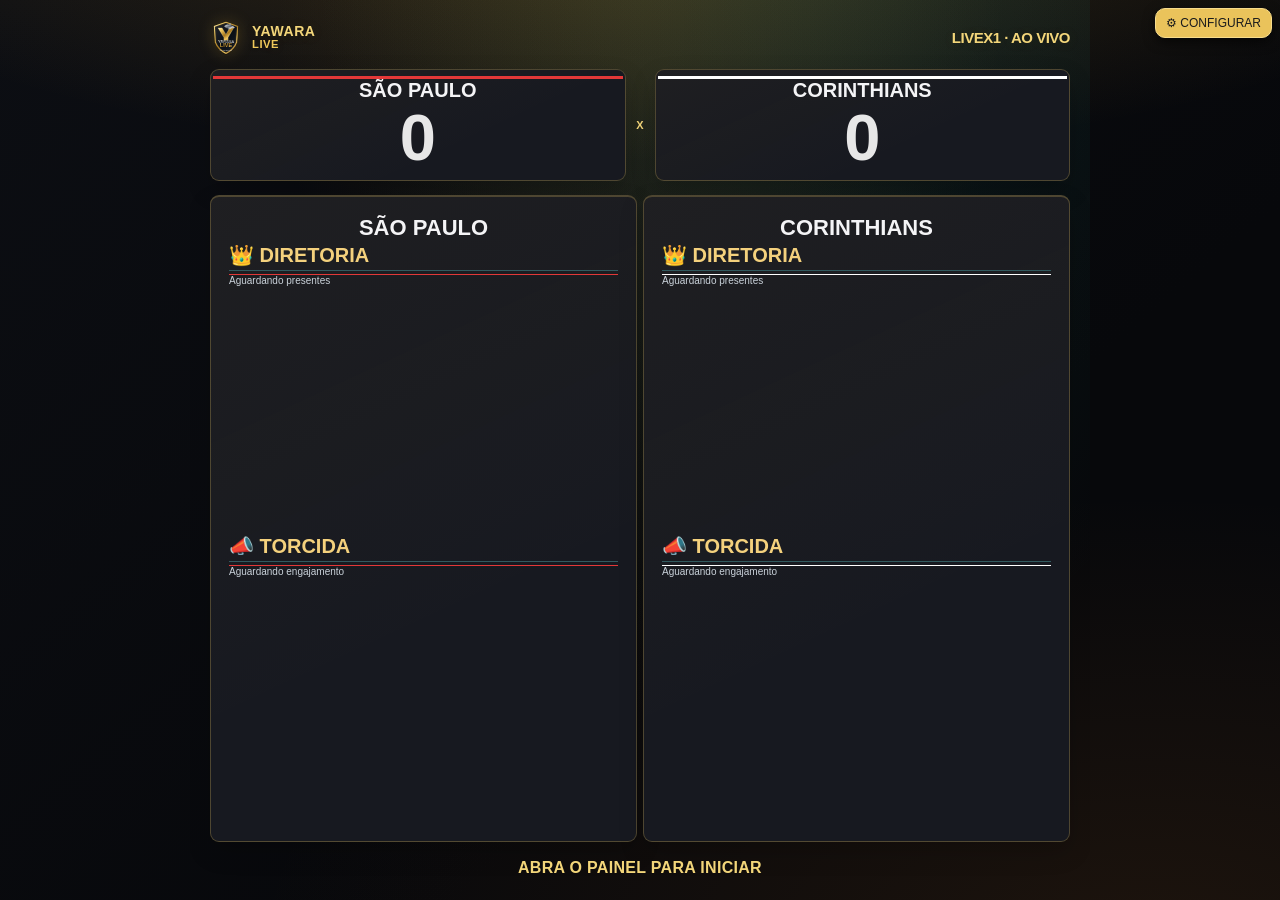
<file: yawara-live/compacto.html>
<!doctype html><html lang="pt-BR"><head><meta charset="utf-8"><meta name="viewport" content="width=device-width,initial-scale=1,viewport-fit=cover"><meta name="theme-color" content="#071820"><title>Yawara Live — Tela Compacta</title><style>
:root{font-family:Inter,Arial,system-ui,sans-serif;color:#effaf8;background:#061920;color-scheme:dark}*{box-sizing:border-box}html,body{margin:0;width:100%;height:100%;overflow:hidden}body{background:linear-gradient(145deg,#0b3236,#07151f 70%)}#app{width:100%;height:100%;display:flex;flex-direction:column;padding:6px 8px;gap:5px;position:relative;overflow:hidden}#app:before{position:absolute;inset:0;content:"";pointer-events:none;background:radial-gradient(ellipse at 70% -20%,#34b8a521,transparent 58%)}.brand{z-index:1;display:flex;justify-content:space-between;align-items:center;min-height:21px;gap:5px}.logo{font-size:clamp(10px,3.5vw,16px);font-weight:950;letter-spacing:-.5px;white-space:nowrap}.logo em{color:#5fe4c6;font-style:normal}.label{font-size:clamp(7px,2.1vw,10px);color:#7de8d6;font-weight:800;white-space:nowrap}.scoreboard{z-index:1;display:grid;grid-template-columns:minmax(0,1fr) 19px minmax(0,1fr);gap:5px;align-items:center;min-height:73px;flex:0 0 auto}.team{min-width:0;border:1px solid #3c6467;border-radius:9px;background:#0d3239;padding:6px 2px;text-align:center}.team h2{margin:0;font-size:clamp(9px,2.8vw,15px);overflow:hidden;text-overflow:ellipsis;white-space:nowrap}.team strong{font-size:clamp(23px,8vw,38px);display:block;line-height:1.1;font-variant-numeric:tabular-nums}.versus{text-align:center;font-weight:900;color:#5be3ca;font-size:11px}.rankings{z-index:1;display:grid;grid-template-columns:minmax(0,1fr) minmax(0,1fr);gap:6px;min-height:0;flex:1}.column{border:1px solid #2c5259;border-radius:9px;background:#0b252c;min-width:0;overflow:hidden;padding:4px;display:flex;flex-direction:column;gap:4px}.head{font-size:clamp(8px,2.3vw,12px);font-weight:800;text-align:center;overflow:hidden;text-overflow:ellipsis;white-space:nowrap}.group{min-height:0;flex:1;overflow:hidden}.group h3{margin:0 0 4px;color:#69e5cc;font-size:clamp(8px,2.3vw,11px);border-bottom:1px solid #315a5f;padding-bottom:3px}.person{display:flex;align-items:center;gap:4px;margin:2px 0;min-width:0}.avatar{flex:none;width:18px;height:18px;border-radius:50%;display:grid;place-items:center;background:#205b5e;font-weight:900;font-size:8px}.info{min-width:0;flex:1}.info b,.info small{display:block;white-space:nowrap;text-overflow:ellipsis;overflow:hidden}.info b{font-size:clamp(7px,2vw,10px)}.info small{font-size:clamp(6px,1.65vw,9px);color:#b0cdd0}.empty{font-size:clamp(7px,1.9vw,10px);color:#91acae}.footer{z-index:1;text-align:center;color:#69edcf;font-size:clamp(7px,2.5vw,11px);font-weight:900;letter-spacing:.3px;flex:0 0 auto;padding:3px 0}.status{position:absolute;top:22px;right:8px;font-size:8px;color:#8db6ba;opacity:.9}.badge{border:1px solid #337169;border-radius:5px;padding:2px 4px;font-size:7px}body[data-mode="compact"] .column{gap:2px}body[data-mode="compact"] .scoreboard{min-height:60px}body[data-mode="compact"] .group h3{margin-bottom:3px}body[data-mode="compact"] .person{margin:1px 0}
@media(max-height:240px){.scoreboard{min-height:46px}.group .person:nth-of-type(n+3){display:none}.brand{min-height:16px}.footer{padding:0}.column{gap:1px}}
@media(min-width:550px) and (min-height:600px){#app{max-width:900px;margin:auto;padding:20px;gap:14px}.scoreboard{min-height:160px}.column{padding:18px;gap:15px}.group h3{font-size:20px}.person{gap:10px;margin:8px 0}.avatar{width:35px;height:35px;font-size:13px}.info b{font-size:16px}.info small{font-size:13px}.head{font-size:22px}.brand{min-height:35px}.logo{font-size:24px}.label{font-size:15px}.team h2{font-size:20px}.team strong{font-size:65px}.footer{font-size:16px}}
</style><style id="yawara-metal-branding">
:root{--yl-gold:#D4AF37;--yl-gold-bright:#F3D67A;--yl-gold-deep:#8C6A16;--yl-silver:#C0C0C0;--yl-silver-bright:#E7E7E7;--yl-bronze:#CD7F32;--yl-bronze-light:#E0A66A;--yl-charcoal:#0B0F14;--yl-graphite:#141A22;--yl-text:#F5F7FA;--yl-muted:#C9D1D9}
html,body{background-color:var(--yl-charcoal)!important;color:var(--yl-text)}
body{background-image:radial-gradient(ellipse at 80% -10%,rgba(212,175,55,.13),transparent 43%),radial-gradient(ellipse at 10% 90%,rgba(205,127,50,.09),transparent 45%)!important}
header{border-bottom-color:rgba(212,175,55,.34)!important}
.brand,.logo{letter-spacing:-.5px;text-shadow:0 1px 16px rgba(212,175,55,.10)}
.brand span,.brand em,.brand b,.logo em{color:var(--yl-gold-bright)!important}
.eyebrow,.mini,.label,.tag,.pill,.cap,.sectionTitle,.group h3,.club h2,.clubHeader strong{color:var(--yl-gold-bright)!important}
.card,.panel,.clubCard,.club,.column{border-color:rgba(192,192,192,.25)!important;background-color:#141A22!important;box-shadow:0 9px 25px rgba(0,0,0,.16)}
button:not(.alt):not(.secondary),.buttons button:not(.alt):not(.secondary){background:linear-gradient(110deg,var(--yl-gold-deep),var(--yl-gold-bright),var(--yl-gold))!important;color:#15140b!important;box-shadow:0 3px 12px rgba(212,175,55,.14)}
button.alt,button.secondary{background:#30343c!important;color:var(--yl-silver-bright)!important;border:1px solid #6e6e70!important}
input,select,textarea{border-color:#62616a!important;background:#0e131a!important;color:var(--yl-text)!important}
a{color:var(--yl-gold-bright)!important}
.muted,.empty{color:var(--yl-muted)!important}
.avatar{background:linear-gradient(135deg,#594422,#98722f)!important;border:1px solid var(--yl-gold)!important;color:#fff!important}
.rankrow.leader,.rank:first-child,.person:first-child{background:linear-gradient(90deg,rgba(212,175,55,.14),transparent)!important}
.rankrow:nth-child(2),.rank:nth-child(2){border-left:2px solid var(--yl-silver)}
.rankrow:nth-child(3),.rank:nth-child(3){border-left:2px solid var(--yl-bronze)}
.scoreboard .vs,.vs,.versus{color:var(--yl-gold-bright)!important}
.scoreboard strong,.scoreboard b,.scoreboard .team strong{color:var(--yl-silver-bright)}
.footer b,.footer,.status,.notice,.note{color:var(--yl-gold-bright)}
@media(prefers-reduced-motion:no-preference){.rankrow.leader,.leaderchange:not([hidden]){animation:yl-podium-glow 2.7s ease-in-out infinite alternate}@keyframes yl-podium-glow{from{box-shadow:inset 0 0 0 1px rgba(212,175,55,.12)}to{box-shadow:inset 0 0 0 1px rgba(243,214,122,.55)}}}
</style><link rel="icon" type="image/svg+xml" href="./assets/yawara-live-emblema.svg"><style id="yawara-approved-logo-theme">
:root{--arena-black:#08090d;--arena-charcoal:#111319;--arena-card:#191a20;--arena-gold:#d4af37;--arena-lightgold:#f5d982;--arena-silver:#dadde3;--arena-bronze:#b77935}
html,body{background-color:var(--arena-black)!important;color:#f4f4f6!important}
body{background-image:radial-gradient(ellipse 70% 30% at 50% -12%,rgba(209,153,42,.22),transparent),radial-gradient(ellipse 70% 50% at 90% 105%,rgba(176,98,26,.13),transparent),linear-gradient(140deg,#0c0e13,#07080b 65%)!important}
.yawara-official-brand{display:inline-flex;align-items:center;gap:10px;text-decoration:none!important;color:var(--arena-silver)!important;line-height:1;min-width:0}
.yawara-official-brand img{width:clamp(40px,4.5vw,59px);height:clamp(44px,5vw,65px);object-fit:contain;filter:drop-shadow(0 0 8px rgba(215,169,48,.23));flex-shrink:0}
.yawara-official-brand .brandword{display:flex;flex-direction:column;gap:3px;letter-spacing:.04em;white-space:nowrap;font-family:Arial,system-ui,sans-serif;font-weight:900;font-size:clamp(13px,2vw,22px);color:#e5e5e9}
.yawara-official-brand .brandword strong{color:#f0c95a;font-size:.8em}
.yawara-official-brand .brandword small{font-size:.35em;letter-spacing:.19em;color:#babac1}
#app .yawara-official-brand img{width:32px;height:34px}#app .yawara-official-brand .brandword{font-size:clamp(9px,3.1vw,14px);gap:1px}#app .yawara-official-brand .brandword small{display:none}
.card,.panel,.column,.club,.clubCard,.side,.team,.scoreboard>.team{background-color:#171920!important;background-image:linear-gradient(155deg,rgba(225,175,65,.04),transparent 65%)!important;border-color:rgba(218,185,94,.28)!important;box-shadow:0 10px 25px rgba(0,0,0,.18)}
section h2,.sectionTitle,.group h3,.cap{color:#f4d17d!important}
button:not(.secondary):not(.alt),a.btn,a.button{background:linear-gradient(130deg,#9c6e21,#f9d878 45%,#c69229)!important;color:#101013!important;border-color:#bf953e!important;box-shadow:0 5px 15px rgba(212,175,55,.12)}
button.secondary,button.alt{background:#292b32!important;color:#e7e7ec!important;border-color:#77706a!important}
input:focus,select:focus,button:focus-visible{outline:2px solid #f4cf76;outline-offset:2px}
.rankrow:first-child,.person:first-of-type{border-left:2px solid #eec35f!important}
.rankrow:nth-child(2),.person:nth-of-type(2){border-left:2px solid #bfc3ce!important}
.rankrow:nth-child(3),.person:nth-of-type(3){border-left:2px solid #c0874f!important}
#app{background:radial-gradient(ellipse at 50% -10%,rgba(231,166,47,.12),transparent 58%)}
#app .column{border-top:2px solid var(--yl-club,#d4af37)}
@media(max-width:500px){.yawara-official-brand{gap:5px}.yawara-official-brand img{width:38px;height:41px}.yawara-official-brand .brandword{font-size:13px}.yawara-official-brand .brandword small{display:none}}
</style><style id="yawara-studio-fit">
/* Source must be configured in TikTok LIVE Studio with a 360 x 380 browser viewport.
   This preset reflows BOTH clubs into the space below the camera rather than cropping. */
html,body{width:100%!important;height:100%!important;overflow:hidden!important}
body.studio-fit #app{width:100%!important;max-width:none!important;height:100dvh!important;max-height:none!important;margin:0!important;padding:4px 5px 3px!important;gap:3px!important;display:grid!important;grid-template-columns:minmax(0,1fr)!important;grid-template-rows:31px minmax(69px,23%) minmax(0,1fr) 17px!important;align-items:stretch!important;overflow:hidden!important}
body.studio-fit .brand{min-width:0;min-height:0!important;display:flex;align-items:center;justify-content:space-between;gap:4px}
body.studio-fit .yawara-official-brand{min-width:0;gap:4px}
body.studio-fit .yawara-official-brand img{width:27px!important;height:29px!important;flex:none}
body.studio-fit .yawara-official-brand .brandword{font-size:11px!important;line-height:.95;gap:0;letter-spacing:0}
body.studio-fit .yawara-official-brand .brandword strong{font-size:10px!important}
body.studio-fit .label{font-size:8px!important;letter-spacing:0;max-width:50%;text-align:right;white-space:nowrap;overflow:hidden}
body.studio-fit .scoreboard{width:100%;min-height:0!important;grid-template-columns:minmax(0,1fr) 19px minmax(0,1fr)!important;gap:4px;padding:0!important}
body.studio-fit .team{width:100%;height:100%;min-width:0;padding:5px 2px;border-radius:7px;display:flex;flex-direction:column;align-items:center;justify-content:center;gap:1px}
body.studio-fit .team h2{font-size:clamp(10px,3.8vw,15px)!important;white-space:normal;line-height:1.1;text-align:center;word-break:break-word}
body.studio-fit .team strong{font-size:clamp(27px,11vw,43px)!important;line-height:1.05}
body.studio-fit .versus{font-size:11px!important;text-align:center}
body.studio-fit .rankings{width:100%;height:100%;min-height:0!important;grid-template-columns:minmax(0,1fr) minmax(0,1fr)!important;gap:5px!important;overflow:hidden}
body.studio-fit .column{height:100%;min-width:0;min-height:0;display:grid!important;grid-template-rows:22px minmax(0,1fr) minmax(0,1fr)!important;gap:3px!important;padding:4px!important;overflow:hidden;border-radius:8px}
body.studio-fit .head{min-width:0;font-size:clamp(9px,3vw,12px)!important;line-height:16px;white-space:nowrap;overflow:hidden;text-overflow:ellipsis;padding-bottom:3px;border-bottom:1px solid #6b552d}
body.studio-fit .group{min-width:0;min-height:0;overflow:hidden;padding:0 2px}
body.studio-fit .group h3{font-size:clamp(9px,2.9vw,11px)!important;line-height:1.1;margin:0 0 4px!important;padding-bottom:3px}
body.studio-fit .person{margin:2px 0!important;gap:4px;min-width:0}
body.studio-fit .avatar{width:16px!important;height:16px!important;font-size:7px!important}
body.studio-fit .info b{font-size:9px!important}
body.studio-fit .info small{font-size:8px!important}
body.studio-fit .empty{font-size:clamp(8px,2.5vw,10px)!important;line-height:1.3}
body.studio-fit .footer{min-width:0;line-height:14px;font-size:clamp(8px,2.45vw,10px)!important;padding:0!important;white-space:nowrap;overflow:hidden;text-overflow:ellipsis;color:#ebcd77}
@media(max-height:330px){body.studio-fit #app{grid-template-rows:27px 65px minmax(0,1fr) 14px!important}body.studio-fit .column{grid-template-rows:19px minmax(0,1fr) minmax(0,1fr)!important}body.studio-fit .group .person:nth-of-type(n+3){display:none!important}}
</style><style id="yawara-studio-large-centered-logo">
/* The compact broadcast scene is approx. 360 by 380; make the shield the focal point. */
body.studio-fit #app{grid-template-rows:66px minmax(66px,22%) minmax(0,1fr) 16px!important;gap:3px!important}
body.studio-fit .brand{position:relative!important;display:flex!important;justify-content:center!important;align-items:center!important;width:100%!important;height:66px!important;padding:0 2px!important;gap:0!important}
body.studio-fit .yawara-official-brand{display:flex!important;align-items:center!important;justify-content:center!important;width:100%!important;height:100%!important;gap:0!important}
body.studio-fit .yawara-official-brand img{display:block!important;width:66px!important;height:64px!important;max-width:22vw!important;max-height:100%!important;filter:drop-shadow(0 0 7px rgba(238,188,65,.33))!important}
body.studio-fit .yawara-official-brand .brandword{display:none!important}
body.studio-fit .brand>.label{position:absolute!important;right:5px!important;bottom:4px!important;max-width:34%!important;font-size:8px!important;letter-spacing:.2px!important;text-align:right!important;color:#e9c874!important}
@media(max-height:340px){body.studio-fit #app{grid-template-rows:51px 63px minmax(0,1fr) 14px!important}body.studio-fit .brand{height:51px!important}body.studio-fit .yawara-official-brand img{width:51px!important;height:49px!important}}
</style><style id="yl-compact-controls-style">
#yl-open-controls{position:fixed;top:8px;right:8px;z-index:70;display:flex;align-items:center;gap:5px;background:#eac35b!important;color:#18191c!important;border:1px solid #f7dc8c!important;padding:7px 10px!important;font-size:12px!important;border-radius:10px!important;cursor:pointer;box-shadow:0 4px 12px #0009}
#yl-controls{position:fixed;inset:0;z-index:90;background:rgba(0,0,0,.85);display:flex;justify-content:flex-end;align-items:stretch}
#yl-controls[hidden],#yl-open-controls[hidden]{display:none!important}
#yl-controls-panel{height:100%;width:min(440px,100vw);overflow-y:auto;overscroll-behavior:contain;background:#12151b;color:#f6f5f3;border-left:2px solid #c89a39;box-shadow:-20px 0 60px #0009;padding:14px 15px 26px;font:13px Inter,Arial,system-ui,sans-serif}
#yl-controls-panel header{display:flex;justify-content:space-between;align-items:center;gap:8px;border-bottom:1px solid #4f421f;padding:0 0 10px;margin:0 0 10px}
#yl-controls-panel h2{font-size:17px;color:#f2d184;margin:0}
#yl-controls-panel h3{color:#e6c46d;font-size:13px;letter-spacing:.03em;margin:15px 0 5px}
#yl-controls-panel p{font-size:11px;color:#bcbec6;line-height:1.45}
#yl-controls-panel label{display:flex;flex-direction:column;gap:5px;margin:8px 0;font-size:12px;font-weight:700}
#yl-controls-panel select,#yl-controls-panel input{width:100%!important;min-width:0!important;padding:9px 10px!important;background:#0d1015!important;color:#fff!important;border:1px solid #706344!important;border-radius:7px!important;font:inherit!important;box-sizing:border-box}
#yl-controls-panel button{min-height:34px;padding:8px 11px!important;border-radius:8px!important;border:1px solid #967b39!important;font-size:12px!important;font-weight:800!important;cursor:pointer}
#yl-controls-panel button.yl-light{background:#30343b!important;color:#f2f2f4!important;border-color:#5f636b!important}
#yl-controls-panel .yl-grid{display:grid;grid-template-columns:1fr 1fr;gap:8px}
#yl-controls-panel .yl-actions{display:flex;gap:7px;flex-wrap:wrap;margin:10px 0}
#yl-message{padding:10px;border:1px solid #84723a;border-radius:8px;color:#eed68b;background:#25231b;margin:12px 0;font-size:12px}
#yl-controls-panel .yl-links{display:flex;gap:10px;flex-wrap:wrap;margin:12px 0}
#yl-controls-panel a{color:#f4d77c!important;font-size:12px}
#yl-controls-panel .yl-divider{height:1px;background:#3e3d37;margin:11px 0}
#yl-controls-panel .yl-badge{color:#ebd08a;border:1px solid #81672d;border-radius:7px;padding:5px 7px;font-size:10px;line-height:1.2}
body.studio-fit #yl-open-controls{display:none}
body.studio-fit.yl-operator #yl-open-controls{display:flex}
#yl-game-subtitle{display:none}
body:not(.studio-fit) #yl-game-subtitle{display:block;position:absolute;top:8px;right:15px;color:#d8bd76;font-size:10px}
</style><style id="yl-match-synced-visual">
body.studio-fit .brand>.label{max-width:44%!important;white-space:normal!important;line-height:1.1;text-align:right}
#yl-match-info{position:absolute;left:4px;top:4px;font-size:9px;color:#f1d587;font-weight:900;letter-spacing:.1px;pointer-events:none}
body.studio-fit #yl-match-info{left:4px;top:5px;max-width:30%}
#yl-game-clock{font-variant-numeric:tabular-nums}
#yl-game-clock.ended{color:#f1c365}
@media(max-width:400px){body.studio-fit #yl-match-info{font-size:8px}}
</style><style id="yl-prominent-round-timer">
/* Visible to viewers: readable timer centered below the emblem, not hidden in tiny corner text. */
body.studio-fit #app{grid-template-rows:66px 27px minmax(66px,21%) minmax(0,1fr) 16px!important;gap:3px!important}
#yl-match-info:not([hidden]){position:relative!important;display:flex!important;align-items:center;justify-content:center;gap:6px;width:100%;min-width:0;border:1px solid rgba(212,175,55,.45);border-radius:6px;background:linear-gradient(90deg,#191919,#27231b,#17191c);font-size:10px;color:#f5d779;font-weight:900;letter-spacing:.2px;pointer-events:none}
#yl-game-mode{font-size:10px;color:#d7d8dd;max-width:64%;overflow:hidden;white-space:nowrap;text-overflow:ellipsis}
#yl-game-clock{font-size:17px;letter-spacing:1px;color:#f7d47e;font-variant-numeric:tabular-nums;line-height:1}
#yl-game-clock.ended{color:#f1a75c}
body.studio-fit #yl-match-info:not([hidden]){position:relative!important;left:auto!important;top:auto!important;max-width:none!important;font-size:11px!important;min-width:0}
@media(max-height:340px){body.studio-fit #app{grid-template-rows:50px 24px 61px minmax(0,1fr) 14px!important}#yl-game-clock{font-size:14px}#yl-game-mode{font-size:8px}}
</style></head><body data-mode="compact"><main id="app"><div class="brand"><a class="yawara-official-brand" href="./index.html" aria-label="Yawara Live — página principal"><img src="./assets/yawara-live-emblema.svg" alt="Emblema Yawara Live, lobo e escudo ouro e prata"><span class="brandword">YAWARA <strong>LIVE</strong><small>SUA LIVE VIROU JOGO</small></span></a><div class="label">LIVEX1 · AO VIVO</div></div><div id="yl-match-info" aria-live="polite" hidden><span id="yl-game-mode">LIVEX1</span> · <span id="yl-game-clock">02:00</span></div><div class="scoreboard"><div class="team"><h2 id="clubA">SÃO PAULO</h2><strong id="scoreA">0</strong></div><span class="versus">X</span><div class="team"><h2 id="clubB">CORINTHIANS</h2><strong id="scoreB">0</strong></div></div><div class="rankings"><div class="column"><div class="head" id="titleA">SÃO PAULO</div><div class="group"><h3>👑 DIRETORIA</h3><div id="directorsA" class="empty">Aguardando presentes</div></div><div class="group"><h3>📣 TORCIDA</h3><div id="supportersA" class="empty">Aguardando engajamento</div></div></div><div class="column"><div class="head" id="titleB">CORINTHIANS</div><div class="group"><h3>👑 DIRETORIA</h3><div id="directorsB" class="empty">Aguardando presentes</div></div><div class="group"><h3>📣 TORCIDA</h3><div id="supportersB" class="empty">Aguardando engajamento</div></div></div></div><div class="footer" id="footer">CURTA · COMPARTILHE · APOIE SEU CLUBE</div></main>
<button id="yl-open-controls" type="button" aria-label="Configurar batalha" aria-expanded="false">⚙ CONFIGURAR</button>
<div id="yl-controls" hidden><section id="yl-controls-panel" role="dialog" aria-modal="true" aria-label="Controles da partida">
<header><h2>⚔️ CENTRAL LIVEX1</h2><button id="yl-close" type="button" class="yl-light">✕ Fechar</button></header>
<div class="yl-badge">CONTROLE MANUAL / SIMULAÇÃO — não conectado a eventos reais do TikTok.</div>
<h3>1. Escolha os clubes</h3><div class="yl-grid"><label>Time A<select id="yl-club-a"></select></label><label>Time B<select id="yl-club-b"></select></label></div>
<h3>2. Configure a batalha</h3><div class="yl-grid"><label>Modo<select id="yl-mode"><option value="clubes">Batalha dos Clubes</option><option value="presidentes">Duelo de Presidentes</option><option value="diretores">Duelo de Diretores</option><option value="tecnicos">Duelo de Técnicos</option><option value="lideres">Líder × Líder da Torcida</option><option value="individual">1 contra 1</option><option value="flex">LiveX1 Flex — equipes</option></select></label><label>Jogadores por equipe<select id="yl-slots"><option>1</option><option>2</option><option>3</option><option>5</option><option>7</option><option>11</option></select></label></div>
<div class="yl-grid"><label>Duração da rodada<select id="yl-duration"><option value="120">2 minutos</option><option value="180">3 minutos</option><option value="300">5 minutos</option><option value="600">10 minutos</option></select></label><label>Tempo restante<input id="yl-time" readonly value="02:00"></label></div>
<div class="yl-actions"><button id="yl-start" type="button">▶ Iniciar</button><button id="yl-pause" type="button" class="yl-light">⏸ Pausar</button><button id="yl-restart" type="button" class="yl-light">↺ Reiniciar tempo</button></div>
<h3>3. Inscreva um torcedor</h3><div class="yl-grid"><label>Perfil / @usuário<input id="yl-viewer" maxlength="36" placeholder="nome_do_usuario" autocomplete="off"></label><label>Clube do torcedor<select id="yl-side"><option value="A">Time A</option><option value="B">Time B</option></select></label></div><div class="yl-actions"><button id="yl-join" type="button">+ Entrar na torcida</button><button id="yl-switch" type="button" class="yl-light">Trocar de clube</button></div>
<h3>4. Registre a participação observada</h3><div class="yl-grid"><label>Tipo de atividade<select id="yl-action"><option value="like">Curtidas · 1 ponto</option><option value="share">Compartilhamentos · 1 ponto</option><option value="follow">Seguir · 5 pontos (uma vez)</option><option value="heart">Heart Me · 5 pontos (uma vez)</option><option value="superfan">Super Fã · 10 pontos (uma vez)</option><option value="gift">Presente · pontos configuráveis</option></select></label><label>Quantidade<input type="number" id="yl-qty" min="1" max="10000" step="1" value="1"></label></div><label>Pontos por presente<select id="yl-gift"><option value="1">1 ponto</option><option value="10">10 pontos</option><option value="50">50 pontos</option><option value="100">100 pontos</option></select></label><div class="yl-actions"><button id="yl-score" type="button">+ Registrar pontos</button><button id="yl-demo" type="button" class="yl-light">Teste automático fictício</button></div>
<div id="yl-message" role="status" aria-live="polite">Escolha dois clubes e inicie sua batalha.</div>
<div class="yl-divider"></div><div class="yl-actions"><button id="yl-new" type="button" class="yl-light">Nova rodada · zerar pontuação</button><button id="yl-copy" type="button" class="yl-light">Copiar link do placar</button></div>
<div class="yl-links"><a href="./operador.html" target="_blank" rel="noopener">Central com placar Supabase</a><a href="./painel.html" target="_blank" rel="noopener">Painel detalhado</a></div>
<p>Para a transmissão, use o link com <b>studio=1</b> (sem controles). Dados manuais e seleções ficam neste navegador. Fontes do LIVE Studio ou outros aparelhos podem usar armazenamentos separados; para sincronização entre aparelhos, crie uma partida na Central de Operação e use o link com identificador <b>match</b>.</p>
</section></div><script>
(()=>{'use strict';const $=id=>document.getElementById(id),qs=new URLSearchParams(location.search);if(qs.get('studio')==='1')document.body.classList.add('studio-fit');const names={'sao-paulo':'São Paulo',corinthians:'Corinthians',palmeiras:'Palmeiras',flamengo:'Flamengo',santos:'Santos',vasco:'Vasco',gremio:'Grêmio',internacional:'Internacional',fluminense:'Fluminense',botafogo:'Botafogo',cruzeiro:'Cruzeiro',bahia:'Bahia','atletico-mg':'Atlético-MG',fortaleza:'Fortaleza',sport:'Sport',vitoria:'Vitória'};const boardRoles=['Presidente','Vice-presidente','Diretor de Futebol','Técnico'],fanRoles=['Líder da Torcida','Vice-líder','Organizador','Camisa 12'];const demo=qs.get('demo')==='1',match=qs.get('match');const storageKey='yawara-live-clubs-demo';
function node(tag,text,cls){const n=document.createElement(tag);n.textContent=text;if(cls)n.className=cls;return n}
function paintPeople(box,list,roles,key){box.replaceChildren();if(!list.length){box.append(node('div','Aguardando participantes','empty'));return}list.slice(0,3).forEach(([id,u],i)=>{const row=node('div','','person'),avatar=node('div',id.slice(0,2).toUpperCase(),'avatar'),info=node('div','','info');info.append(node('b','@'+id),node('small',roles[i]||'Participante'));row.append(avatar,info);box.append(row)})}
function rankings(users,t,key){return Object.entries(users).filter(([,u])=>u.team===t&&Number(u[key])>0).sort((a,b)=>b[1][key]-a[1][key]||Number(a[1][key+'Reached']||0)-Number(b[1][key+'Reached']||0))}
function showLocal(s){if(!s)return;const users=s.users||{};if(s.duration){window.ylLiveSettings={duration_seconds:s.duration,remaining_seconds:s.remaining??s.duration,running_since:s.running&&s.startedAt?new Date(s.startedAt).toISOString():null,is_running:!!s.running,game_mode:({presidentes:'presidente',diretores:'diretor',tecnicos:'tecnico',lideres:'lider',individual:'solo',flex:'equipes'}[s.mode]||'equipes'),slots_per_team:s.slots||1};$('yl-match-info').hidden=false;}for(const t of ['A','B']){const raw=s.clubs?.[t==='A'?0:1],name=names[raw]||raw||'Clube '+t;$('club'+t).textContent=name.toUpperCase();$('title'+t).textContent=name.toUpperCase();const score=Object.values(users).filter(x=>x.team===t).reduce((v,x)=>v+Number(x.fanPoints||0)+Number(x.giftPoints||0),0);$('score'+t).textContent=score.toLocaleString('pt-BR');paintPeople($('directors'+t),rankings(users,t,'giftPoints'),boardRoles,'giftPoints');paintPeople($('supporters'+t),rankings(users,t,'fanPoints'),fanRoles,'fanPoints')}$('footer').textContent=(s.mode&&s.mode!=='clubes'?(s.mode==='flex'?'LIVEX1 FLEX':'LIVEX1 · '+s.mode.toUpperCase())+' · ':'')+'CURTA · COMPARTILHE · APOIE SEU CLUBE'}
async function showServer(){if(!/^[0-9a-f-]{36}$/i.test(match||''))return;try{const u='https://zfogohlynxcodrxymuqr.supabase.co/rest/v1/yl_public_scoreboards?select=club_a_name,club_b_name,score_a,score_b,status&match_id=eq.'+encodeURIComponent(match);const response=await fetch(u,{headers:{apikey:'sb_publishable_OcWYvYpAItmDbhz5nbEOYw_GEUE4aN5'},cache:'no-store'});if(!response.ok)throw Error('HTTP '+response.status);const rows=await response.json(),d=rows[0];if(!d){$('footer').textContent='PARTIDA NÃO ENCONTRADA';return;}const settingsUrl='https://zfogohlynxcodrxymuqr.supabase.co/rest/v1/yl_match_settings?select=game_mode,slots_per_team,duration_seconds,remaining_seconds,running_since,is_running&match_id=eq.'+encodeURIComponent(match);const sr=await fetch(settingsUrl,{headers:{apikey:'sb_publishable_OcWYvYpAItmDbhz5nbEOYw_GEUE4aN5'},cache:'no-store'});if(sr.ok){const list=await sr.json();if(list[0]){window.ylLiveSettings=list[0];$('yl-match-info').hidden=false;}}for(const [t,n,s] of [['A',d.club_a_name,d.score_a],['B',d.club_b_name,d.score_b]]){$('club'+t).textContent=n.toUpperCase();$('title'+t).textContent=n.toUpperCase();$('score'+t).textContent=Number(s).toLocaleString('pt-BR')}const rankUrl='https://zfogohlynxcodrxymuqr.supabase.co/rest/v1/yl_public_rankings?select=side,kind,position,alias,points&match_id=eq.'+encodeURIComponent(match)+'&order=position.asc';const rr=await fetch(rankUrl,{headers:{apikey:'sb_publishable_OcWYvYpAItmDbhz5nbEOYw_GEUE4aN5'},cache:'no-store'});if(rr.ok){const rankings=await rr.json();for(const t of ['A','B'])for(const [kind,box,roles] of [['gift','directors'+t,boardRoles],['fan','supporters'+t,fanRoles]]){const listed=rankings.filter(x=>x.side===t&&x.kind===kind).slice(0,3).map(x=>[x.alias,{giftPoints:x.points,fanPoints:x.points}]);paintPeople($(box),listed,roles,kind==='gift'?'giftPoints':'fanPoints')}}else for(const id of ['directorsA','directorsB','supportersA','supportersB'])$(id).textContent='Ranking indisponível';$('footer').textContent='LIVEX1 · '+({draft:'AGUARDANDO',live:'EM DISPUTA',paused:'PAUSADO',finished:'ENCERRADO'}[d.status]||d.status.toUpperCase())}catch{$('footer').textContent='SEM CONEXÃO · TENTANDO NOVAMENTE'}}
function sample(){const users={};for(const team of ['A','B'])for(let i=0;i<3;i++)users[team+i]={team,giftPoints:i<2?(3-i)*75:0,fanPoints:(3-i)*55,giftPointsReached:i,fanPointsReached:i};return {clubs:['sao-paulo','corinthians'],users}}
function update(){if(match){showServer();return}try{const data=localStorage.getItem(storageKey);if(data)showLocal(JSON.parse(data));else if(demo)showLocal(sample());else $('footer').textContent='ABRA O PAINEL PARA INICIAR'}catch{$('footer').textContent='ERRO NOS DADOS DO PAINEL'}}
update();setInterval(update,2500);
})();
</script><script id="yawara-club-identity">
(()=>{'use strict';const themes=[
[/s[aã]o paulo/i,'#E23838','#FFFFFF'],[/corinthians/i,'#FFFFFF','#111111'],[/palmeiras/i,'#188A50','#FFFFFF'],[/flamengo/i,'#D7263D','#111111'],[/santos/i,'#E7E7E7','#212121'],[/vasco/i,'#F4F4F4','#151515'],[/gr[eê]mio/i,'#24A8E0','#111111'],[/cruzeiro/i,'#2868D5','#FFFFFF'],[/botafogo/i,'#E7E7E7','#151515'],[/fluminense/i,'#7B1238','#178851'],[/internacional/i,'#D33238','#FFFFFF'],[/bahia/i,'#247AC8','#ED4242']
];function color(text){let row=themes.find(t=>t[0].test(text||''));return row?[row[1],row[2]]:['#D4AF37','#C0C0C0']}
function apply(){for(const side of ['A','B']){const label=document.getElementById('club'+side)||document.getElementById('name'+side)||document.getElementById('team'+side)||document.getElementById('heading'+side);if(!label)continue;const shades=color(label.textContent);for(const id of ['club'+side,'team'+side,'title'+side,'heading'+side,'name'+side]){const el=document.getElementById(id);if(el){el.style.setProperty('--yl-club',shades[0]);el.style.setProperty('--yl-club-alt',shades[1]);if(['club'+side,'team'+side].includes(id))el.style.borderTop='3px solid '+shades[0]}}for(const id of ['directors'+side,'supporters'+side,'dir'+side,'fan'+side,'ranks'+side]){const el=document.getElementById(id);if(el){el.style.borderTop='1px solid '+shades[0];el.style.setProperty('--yl-club',shades[0])}}}}
const ob=new MutationObserver(apply);document.addEventListener('DOMContentLoaded',()=>{apply();['clubA','clubB','teamA','teamB','headingA','headingB','nameA','nameB','titleA','titleB'].forEach(id=>{const el=document.getElementById(id);if(el)ob.observe(el,{childList:true,characterData:true,subtree:true})})});})();
</script><script id="yl-compact-controls-logic">
(()=>{'use strict';const $=id=>document.getElementById(id),qs=new URLSearchParams(location.search),key='yawara-live-clubs-demo';
const names=[['sao-paulo','São Paulo'],['corinthians','Corinthians'],['palmeiras','Palmeiras'],['flamengo','Flamengo'],['santos','Santos'],['vasco','Vasco'],['gremio','Grêmio'],['internacional','Internacional'],['fluminense','Fluminense'],['botafogo','Botafogo'],['cruzeiro','Cruzeiro'],['bahia','Bahia'],['atletico-mg','Atlético-MG'],['fortaleza','Fortaleza'],['sport','Sport'],['vitoria','Vitória']];
const modeLabels={clubes:'BATALHA DOS CLUBES',presidentes:'DUELO DE PRESIDENTES',diretores:'DUELO DE DIRETORES',tecnicos:'DUELO DE TÉCNICOS',lideres:'DUELO DE TORCIDAS',individual:'DUELO 1×1',flex:'LIVEX1 FLEX'};
const observeOnly=!!qs.get('match');const canOperate=!observeOnly;
if(qs.get('control')==='1'&&qs.get('studio')==='1')document.body.classList.add('yl-operator');
if(!canOperate){$('yl-open-controls').hidden=true;return}
function read(){try{const o=JSON.parse(localStorage.getItem(key));return o&&typeof o==='object'?o:null}catch{return null}}
function state(){return read()||{clubs:['sao-paulo','corinthians'],users:{},events:[],seq:0,mode:'clubes',slots:1,duration:120,remaining:120,running:false,startedAt:null}}
function save(s){localStorage.setItem(key,JSON.stringify(s));drawMeta(s)}
function feedback(s){$('yl-message').textContent=s}
function currentUser(s,id){return s.users[id]}
function cleanId(){return $('yl-viewer').value.trim().toLowerCase().replace(/^@/,'').slice(0,36)}
function clock(n){n=Math.max(0,Math.floor(n));return String(Math.floor(n/60)).padStart(2,'0')+':'+String(n%60).padStart(2,'0')}
function remain(s){if(!s.running||!s.startedAt)return Math.max(0,Number(s.remaining)||0);return Math.max(0,Math.ceil(s.remaining-(Date.now()-s.startedAt)/1000))}
function drawMeta(s){$('yl-club-a').value=s.clubs?.[0]||'sao-paulo';$('yl-club-b').value=s.clubs?.[1]||'corinthians';$('yl-mode').value=s.mode||'clubes';$('yl-slots').value=String(s.slots||1);$('yl-duration').value=String(s.duration||120);$('yl-time').value=clock(remain(s));$('yl-side').options[0].textContent=(names.find(x=>x[0]===s.clubs?.[0])||['','Time A'])[1];$('yl-side').options[1].textContent=(names.find(x=>x[0]===s.clubs?.[1])||['','Time B'])[1]}
function log(s,txt){s.events=Array.isArray(s.events)?s.events:[];s.events.unshift(txt);s.events=s.events.slice(0,30)}
function join(s,id,side){if(!id)return'Informe o usuário.';if(s.users[id])return'Usuário já inscrito. Use trocar de clube, se necessário.';s.seq=Number(s.seq)||0;s.users[id]={team:side,giftPoints:0,fanPoints:0,giftPointsReached:s.seq++,fanPointsReached:s.seq++,joined:s.seq++,done:{}};log(s,'@'+id+' entrou na torcida do '+side);save(s);return'Torcedor @'+id+' inscrito no time '+side}
function score(s,id,type,units,gift){const u=currentUser(s,id);if(!u)return'Inscreva o usuário antes de pontuar.';if(!Number.isSafeInteger(units)||units<1||units>10000)return'Quantidade entre 1 e 10.000.';const single={follow:5,heart:5,superfan:10};if(Object.hasOwn(single,type)&&(units!==1||u.done?.[type]))return'Ação única já registrada para este torcedor.';const p=type==='gift'?units*gift:(type==='like'||type==='share'?units:single[type]);if(!Number.isSafeInteger(p)||p<=0||p>1e6)return'Pontuação inválida.';if(!u.done)u.done={};if(Object.hasOwn(single,type))u.done[type]=true;const k=type==='gift'?'giftPoints':'fanPoints';u[k]=(Number(u[k])||0)+p;u[k+'Reached']=s.seq++;log(s,'@'+id+' · '+type+' · +'+p+' pontos');save(s);return'+'+p+' pts para @'+id+' na '+(type==='gift'?'Diretoria':'Torcida')}
const control=$('yl-controls');function show(open){control.hidden=!open;$('yl-open-controls').setAttribute('aria-expanded',String(open));if(open){drawMeta(state());$('yl-viewer').focus()}}
$('yl-open-controls').onclick=()=>show(true);$('yl-close').onclick=()=>show(false);control.addEventListener('click',e=>{if(e.target===control)show(false)});
window.addEventListener('keydown',e=>{if(e.key==='Escape'&&!control.hidden)show(false)});
for(const [id,name]of names)for(const sel of ['yl-club-a','yl-club-b']){const o=document.createElement('option');o.value=id;o.textContent=name;$(sel).append(o)}
const init=state();drawMeta(init);if(!read())save(init);
for(const id of ['yl-club-a','yl-club-b'])$(id).onchange=()=>{const a=$('yl-club-a').value,b=$('yl-club-b').value;if(a===b){feedback('Escolha clubes diferentes.');drawMeta(state());return}const s=state();if(Object.keys(s.users||{}).length&&!confirm('Trocar clubes zera os pontos e os participantes desta rodada. Continuar?')){drawMeta(s);return}s.clubs=[a,b];s.users={};s.events=[];s.seq=0;s.running=false;s.remaining=s.duration||120;s.startedAt=null;save(s);feedback('Clubes atualizados. Rodada reiniciada.')};
for(const [dom,prop,transform] of [['yl-mode','mode',v=>v],['yl-slots','slots',Number],['yl-duration','duration',Number]])$(dom).onchange=()=>{const s=state();s[prop]=transform($(dom).value);if(prop==='duration'){s.running=false;s.remaining=s.duration;s.startedAt=null}save(s);feedback('Configuração atualizada.')};
$('yl-join').onclick=()=>{const s=state();feedback(join(s,cleanId(),$('yl-side').value))};
$('yl-switch').onclick=()=>{const id=cleanId(),s=state();if(!s.users[id])return feedback('Inscreva o usuário primeiro.');const v=$('yl-side').value;if(s.users[id].team===v)return feedback('Torcedor já pertence a esse clube.');if(!confirm('Trocar de clube zera os pontos anteriores desse usuário. Confirmar?'))return;s.users[id].team=v;s.users[id].giftPoints=0;s.users[id].fanPoints=0;s.users[id].done={};log(s,'@'+id+' mudou para o time '+v);save(s);feedback('Torcedor transferido com pontuação zerada.')};
$('yl-score').onclick=()=>{const s=state();feedback(score(s,cleanId(),$('yl-action').value,Number($('yl-qty').value),Number($('yl-gift').value)))};
$('yl-demo').onclick=()=>{const s=state();for(let i=0;i<6;i++){const id='teste'+(i+1);if(!s.users[id])join(s,id,i%2?'B':'A');score(s,id,'like',10+i*6,1);if(i%2===0)score(s,id,'gift',i+1,10)}feedback('Simulação fictícia registrada — não são eventos do TikTok.')};
$('yl-new').onclick=()=>{if(!confirm('Zerar a rodada e todas as pontuações?'))return;const s=state();s.users={};s.events=[];s.seq=0;s.running=false;s.startedAt=null;s.remaining=s.duration||120;save(s);feedback('Nova rodada pronta.')};
$('yl-start').onclick=()=>{const s=state();if(remain(s)<=0){s.remaining=s.duration||120;s.startedAt=null}if(!s.running){s.startedAt=Date.now();s.running=true;save(s)}feedback('Rodada iniciada.')};
$('yl-pause').onclick=()=>{const s=state();s.remaining=remain(s);s.running=false;s.startedAt=null;save(s);feedback('Rodada pausada.')};
$('yl-restart').onclick=()=>{const s=state();s.remaining=s.duration||120;s.running=false;s.startedAt=null;save(s);feedback('Cronômetro reiniciado.')};
$('yl-copy').onclick=async()=>{const u=new URL(location.href);u.searchParams.set('studio','1');u.searchParams.delete('control');u.searchParams.delete('match');u.searchParams.delete('demo');try{await navigator.clipboard.writeText(u.href);feedback('Link da tela sem controles copiado. Para sincronizar em outro navegador, use partida Supabase.')}catch{feedback('Link da tela: '+u.href)}};
let previous='';setInterval(()=>{const s=state();const n=remain(s);$('yl-time').value=clock(n);if(s.running&&n<=0){s.running=false;s.remaining=0;s.startedAt=null;save(s);feedback('Tempo encerrado!')}const sig=[s.clubs?.join('|'),s.mode,s.duration,s.slots].join(':');if(sig!==previous&&control.hidden){drawMeta(s);previous=sig}},500);
})();
</script><script id="yl-server-clock-render">
(()=>{'use strict';const modeNames={presidente:'PRESIDENTES',diretor:'DIRETORES',tecnico:'TÉCNICOS',lider:'TORCIDA',vice:'VICE-LÍDERES',solo:'1 × 1',equipes:'EQUIPES FLEX'};function showClock(){const s=window.ylLiveSettings;if(!s)return;const mode=document.getElementById('yl-game-mode');const clock=document.getElementById('yl-game-clock');const n=s.is_running&&s.running_since?Math.max(0,Math.ceil(s.remaining_seconds-(Date.now()-new Date(s.running_since).getTime())/1000)):s.remaining_seconds;mode.textContent=(modeNames[s.game_mode]||'LIVEX1')+' · '+s.slots_per_team+'×'+s.slots_per_team;clock.textContent=String(Math.floor(n/60)).padStart(2,'0')+':'+String(n%60).padStart(2,'0');clock.classList.toggle('ended',n<=0)}setInterval(showClock,500)})();
</script></body></html>
</file>
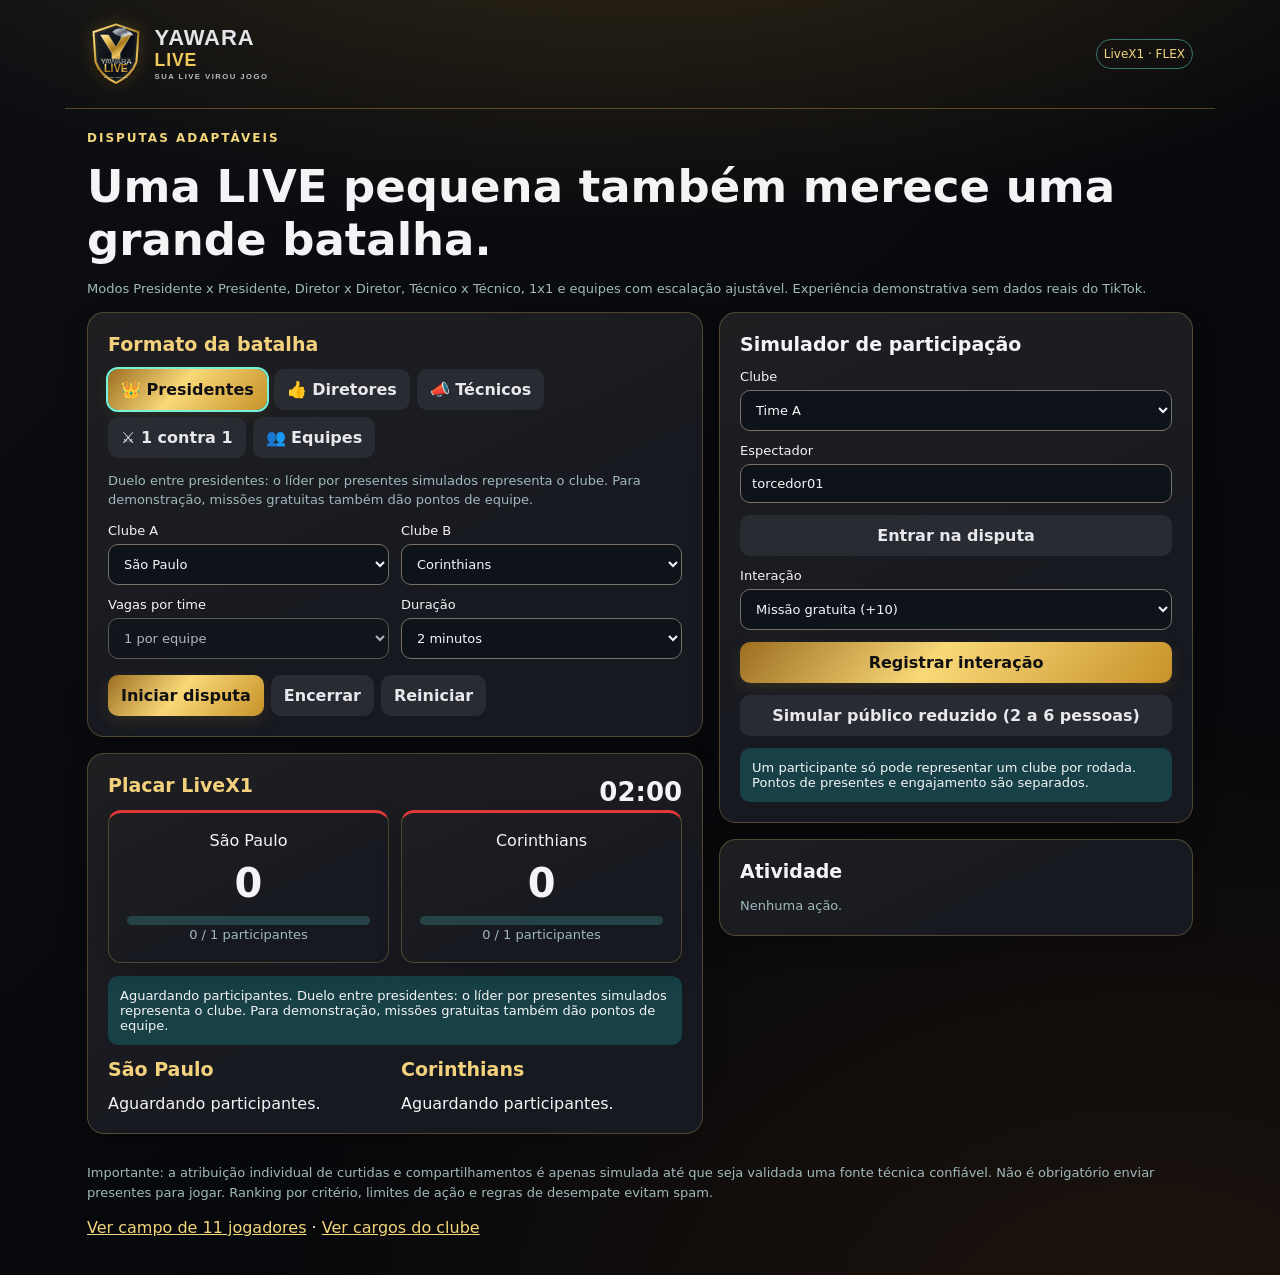
<file: yawara-live/duelos.html>
<!doctype html><html lang="pt-BR"><head><meta charset="utf-8"><meta name="viewport" content="width=device-width,initial-scale=1"><title>Yawara Live — LiveX1 Batalhas Flexíveis</title><style>
:root{font-family:Inter,system-ui,sans-serif;background:#07171d;color:#eef9f8}*{box-sizing:border-box}body{margin:0;background:radial-gradient(circle at 85% 0,#124a4d,transparent 45%),#07171d}header,main{max-width:1150px;margin:auto;padding:22px}header{display:flex;justify-content:space-between;align-items:center;border-bottom:1px solid #315159}a{color:#61eacb}.brand{font-weight:900;font-size:23px}.brand span{color:#4fe1c5}.pill{font-size:12px;border:1px solid #367770;border-radius:30px;padding:7px;color:#5ae6ca}h1{font-size:clamp(28px,5vw,45px);margin:15px 0 8px}h2{font-size:19px;margin:0 0 14px}.muted{font-size:13px;color:#a0b9bc;line-height:1.5}.eyebrow{font-size:12px;letter-spacing:2px;color:#58dfc6;font-weight:900}.layout{display:grid;grid-template-columns:1.3fr 1fr;gap:16px}.panel{border:1px solid #31545c;background:#10282f;border-radius:17px;padding:20px;margin-bottom:16px}.options{display:flex;gap:7px;flex-wrap:wrap}button{border:0;background:#50dec2;color:#071b20;border-radius:10px;padding:11px 13px;font:inherit;font-weight:800;cursor:pointer}button.alt{background:#25464d;color:#eef8f8}button.active{outline:2px solid #72f3da}button:disabled{opacity:.4}select,input{padding:11px;border-radius:10px;background:#071b21;color:white;border:1px solid #38616a;font:inherit;width:100%}label{display:grid;gap:6px;font-size:13px}.form{display:grid;gap:12px}.scoregrid{display:grid;grid-template-columns:1fr 1fr;gap:12px}.club{border-radius:13px;border:1px solid #35575c;background:#0c2027;padding:18px;text-align:center;border-top:4px solid var(--accent)}.club strong{display:block;font-size:40px;margin:10px 0}.bar{height:9px;border-radius:12px;background:#254247;overflow:hidden}.fill{height:100%;background:var(--accent);width:0;transition:width .3s}.participant{border-bottom:1px solid #35545b;padding:7px 0;font-size:12px}.participant b{color:#69efd4}.info{padding:12px;background:#174047;border-radius:10px;font-size:13px}.smallgrid{display:grid;grid-template-columns:1fr 1fr;gap:12px}.log{font-size:12px;padding:9px 0;border-bottom:1px solid #315159}.timer{font-variant-numeric:tabular-nums;font-weight:900;font-size:26px}@media(max-width:790px){.layout{grid-template-columns:1fr}}@media(max-width:480px){.smallgrid{grid-template-columns:1fr}}</style><style id="yawara-metal-branding">:root{--yl-gold:#D4AF37;--yl-silver:#C0C0C0;--yl-bronze:#CD7F32;--yl-dark:#0B0F14;--yl-graphite:#141A22}html,body{background-color:#0B0F14!important;color:#F5F7FA}body{background-image:radial-gradient(ellipse at 80% -10%,#d4af371e,transparent 47%),radial-gradient(ellipse at 10% 95%,#cd7f3218,transparent 50%)!important}header{border-bottom-color:#d4af375c!important}.brand span,.brand em,.logo em,.eyebrow,.tag,.pill,.sectionTitle{color:#F3D67A!important}.card,.panel,.clubCard,.club,.column{border-color:#c0c0c045!important;background-color:#141A22!important}button:not(.alt):not(.secondary){background:linear-gradient(112deg,#8C6A16,#F3D67A,#D4AF37)!important;color:#17150d!important}button.secondary,button.alt{background:#373941!important;color:#E7E7E7!important}a{color:#F3D67A!important}input,select{background:#0e131a!important;border-color:#77716a!important;color:#F5F7FA!important}.avatar{background:linear-gradient(120deg,#74501f,#d4af37)!important;color:#fff!important}.versus,.vs{color:#F3D67A!important}.team:first-child,.club:first-child{border-top:3px solid var(--team-a,#D4AF37)!important}.team:last-child,.club:last-child{border-top:3px solid var(--team-b,#C0C0C0)!important}</style><link rel="icon" type="image/svg+xml" href="./assets/yawara-live-emblema.svg"><style id="yawara-approved-logo-theme">
:root{--arena-black:#08090d;--arena-charcoal:#111319;--arena-card:#191a20;--arena-gold:#d4af37;--arena-lightgold:#f5d982;--arena-silver:#dadde3;--arena-bronze:#b77935}
html,body{background-color:var(--arena-black)!important;color:#f4f4f6!important}
body{background-image:radial-gradient(ellipse 70% 30% at 50% -12%,rgba(209,153,42,.22),transparent),radial-gradient(ellipse 70% 50% at 90% 105%,rgba(176,98,26,.13),transparent),linear-gradient(140deg,#0c0e13,#07080b 65%)!important}
.yawara-official-brand{display:inline-flex;align-items:center;gap:10px;text-decoration:none!important;color:var(--arena-silver)!important;line-height:1;min-width:0}
.yawara-official-brand img{width:clamp(40px,4.5vw,59px);height:clamp(44px,5vw,65px);object-fit:contain;filter:drop-shadow(0 0 8px rgba(215,169,48,.23));flex-shrink:0}
.yawara-official-brand .brandword{display:flex;flex-direction:column;gap:3px;letter-spacing:.04em;white-space:nowrap;font-family:Arial,system-ui,sans-serif;font-weight:900;font-size:clamp(13px,2vw,22px);color:#e5e5e9}
.yawara-official-brand .brandword strong{color:#f0c95a;font-size:.8em}
.yawara-official-brand .brandword small{font-size:.35em;letter-spacing:.19em;color:#babac1}
#app .yawara-official-brand img{width:32px;height:34px}#app .yawara-official-brand .brandword{font-size:clamp(9px,3.1vw,14px);gap:1px}#app .yawara-official-brand .brandword small{display:none}
.card,.panel,.column,.club,.clubCard,.side,.team,.scoreboard>.team{background-color:#171920!important;background-image:linear-gradient(155deg,rgba(225,175,65,.04),transparent 65%)!important;border-color:rgba(218,185,94,.28)!important;box-shadow:0 10px 25px rgba(0,0,0,.18)}
section h2,.sectionTitle,.group h3,.cap{color:#f4d17d!important}
button:not(.secondary):not(.alt),a.btn,a.button{background:linear-gradient(130deg,#9c6e21,#f9d878 45%,#c69229)!important;color:#101013!important;border-color:#bf953e!important;box-shadow:0 5px 15px rgba(212,175,55,.12)}
button.secondary,button.alt{background:#292b32!important;color:#e7e7ec!important;border-color:#77706a!important}
input:focus,select:focus,button:focus-visible{outline:2px solid #f4cf76;outline-offset:2px}
.rankrow:first-child,.person:first-of-type{border-left:2px solid #eec35f!important}
.rankrow:nth-child(2),.person:nth-of-type(2){border-left:2px solid #bfc3ce!important}
.rankrow:nth-child(3),.person:nth-of-type(3){border-left:2px solid #c0874f!important}
#app{background:radial-gradient(ellipse at 50% -10%,rgba(231,166,47,.12),transparent 58%)}
#app .column{border-top:2px solid var(--yl-club,#d4af37)}
@media(max-width:500px){.yawara-official-brand{gap:5px}.yawara-official-brand img{width:38px;height:41px}.yawara-official-brand .brandword{font-size:13px}.yawara-official-brand .brandword small{display:none}}
</style></head><body>
<header><a class="yawara-official-brand" href="./index.html" aria-label="Yawara Live — página principal"><img src="./assets/yawara-live-emblema.svg" alt="Emblema Yawara Live, lobo e escudo ouro e prata"><span class="brandword">YAWARA <strong>LIVE</strong><small>SUA LIVE VIROU JOGO</small></span></a><span class="pill">LiveX1 · FLEX</span></header><main><div class="eyebrow">DISPUTAS ADAPTÁVEIS</div><h1>Uma LIVE pequena também merece uma grande batalha.</h1><p class="muted">Modos Presidente x Presidente, Diretor x Diretor, Técnico x Técnico, 1x1 e equipes com escalação ajustável. Experiência demonstrativa sem dados reais do TikTok.</p><div class="layout"><section><div class="panel"><h2>Formato da batalha</h2><div class="options" id="modes"><button data-mode="presidente">👑 Presidentes</button><button data-mode="diretor" class="alt">👍 Diretores</button><button data-mode="tecnico" class="alt">📣 Técnicos</button><button data-mode="solo" class="alt">⚔️ 1 contra 1</button><button data-mode="equipes" class="alt">👥 Equipes</button></div><p class="muted" id="explain"></p><div class="smallgrid"><label>Clube A<select id="clubA"></select></label><label>Clube B<select id="clubB"></select></label></div><div class="smallgrid" style="margin-top:12px"><label>Vagas por time<select id="slots"><option value="1">1 por equipe</option><option value="2">2 por equipe</option><option value="3">3 por equipe</option><option value="5">5 por equipe</option><option value="7">7 por equipe</option><option value="11">11 por equipe</option></select></label><label>Duração<select id="duration"><option value="60">1 minuto</option><option value="120" selected>2 minutos</option><option value="300">5 minutos</option></select></label></div><div class="options" style="margin-top:16px"><button id="start">Iniciar disputa</button><button id="finish" class="alt">Encerrar</button><button id="reset" class="alt">Reiniciar</button></div></div>
<div class="panel"><div class="options" style="justify-content:space-between;align-items:center"><h2>Placar LiveX1</h2><div class="timer" id="clock">02:00</div></div><div class="scoregrid"><div class="club" style="--accent:#f27c79"><div id="teamA">São Paulo</div><strong id="pointsA">0</strong><div class="bar"><div class="fill" id="barA"></div></div><div class="muted" id="countA">0 participantes</div></div><div class="club" style="--accent:#5fe1ba"><div id="teamB">Corinthians</div><strong id="pointsB">0</strong><div class="bar"><div class="fill" id="barB"></div></div><div class="muted" id="countB">0 participantes</div></div></div><p class="info" id="result">Escolha um formato e inicie a disputa.</p><div class="smallgrid"><div><h2 id="lineupA">São Paulo</h2><div id="rosterA"></div></div><div><h2 id="lineupB">Corinthians</h2><div id="rosterB"></div></div></div></div></section>
<aside><div class="panel"><h2>Simulador de participação</h2><div class="form"><label>Clube<select id="team"><option value="A">Time A</option><option value="B">Time B</option></select></label><label>Espectador<input id="viewer" maxlength="32" value="torcedor01"></label><button class="alt" id="join">Entrar na disputa</button><label>Interação<select id="action"><option value="mission">Missão gratuita (+10)</option><option value="quiz">Quiz (+15)</option><option value="cheer">Torcida (+5)</option><option value="gift">Presente simulado (+10)</option><option value="like">Curtida atribuída (+1)</option><option value="share">Compartilhamento atribuído (+1)</option></select></label><button id="apply">Registrar interação</button><button class="alt" id="simulate">Simular público reduzido (2 a 6 pessoas)</button><div class="info" id="feedback">Um participante só pode representar um clube por rodada. Pontos de presentes e engajamento são separados.</div></div></div><div class="panel"><h2>Atividade</h2><div id="activity" class="muted">Nenhuma ação.</div></div></aside></div><p class="muted">Importante: a atribuição individual de curtidas e compartilhamentos é apenas simulada até que seja validada uma fonte técnica confiável. Não é obrigatório enviar presentes para jogar. Ranking por critério, limites de ação e regras de desempate evitam spam.</p><p><a href="./campo.html">Ver campo de 11 jogadores</a> · <a href="./clubes.html">Ver cargos do clube</a></p></main>
<script>
(()=>{'use strict';const $=id=>document.getElementById(id),clubs=[['sao-paulo','São Paulo'],['corinthians','Corinthians'],['palmeiras','Palmeiras'],['flamengo','Flamengo'],['santos','Santos'],['vasco','Vasco']];const modeHelp={presidente:'Duelo entre presidentes: o líder por presentes simulados representa o clube. Para demonstração, missões gratuitas também dão pontos de equipe.',diretor:'Duelo entre diretores: o líder por curtidas atribuídas representa o clube. Curtidas individuais precisam de validação da integração.',tecnico:'Duelo entre técnicos: o líder por compartilhamentos atribuídos representa o clube. Compartilhamentos individuais precisam de validação.',solo:'Um espectador de cada clube compete por meio de missões gratuitas; presentes são opcionais.',equipes:'Escalação flexível de 1, 2, 3, 5, 7 ou 11 por lado. Se faltar gente, jogue com menos pessoas.'};let mode='presidente',state='idle',seconds=120,clock=null,users={},logs=[],order=0;const selected=()=>[$('clubA').value,$('clubB').value];function name(i){const id=selected()[i];return clubs.find(c=>c[0]===id)?.[1]||id}function capacity(){return ['solo','presidente','diretor','tecnico'].includes(mode)?1:Number($('slots').value)}function score(t){return Object.values(users).filter(u=>u.team===t&&u.active).reduce((a,u)=>a+u.free+u.gifts,0)}function lineup(t){return Object.entries(users).filter(([,u])=>u.team===t&&u.active).sort((a,b)=>a[1].order-b[1].order)}function stop(){if(clock)clearInterval(clock);clock=null}function reset(){stop();state='idle';seconds=Number($('duration').value);users={};logs=[];order=0;render()}function addLog(x){logs.unshift(x);logs=logs.slice(0,20)}function render(){const A=score('A'),B=score('B'),sum=A+B;$('clock').textContent=String(Math.floor(seconds/60)).padStart(2,'0')+':'+String(seconds%60).padStart(2,'0');for(const [t,n] of [['A',0],['B',1]]){$('team'+t).textContent=name(n);$('lineup'+t).textContent=name(n);$('points'+t).textContent=score(t);$('count'+t).textContent=lineup(t).length+' / '+capacity()+' participantes';$('bar'+t).style.width=(sum?score(t)/sum*100:0)+'%';$('roster'+t).replaceChildren();for(const [handle,u] of lineup(t)){const e=document.createElement('div');e.className='participant';const title=document.createElement('b');title.textContent='@'+handle;const s=document.createElement('div');s.textContent='Missões '+u.free+' · Presentes '+u.gifts+' · Curtidas* '+u.likes+' · Compart.* '+u.shares;e.append(title,s);$('roster'+t).append(e)}if(!lineup(t).length)$('roster'+t).textContent='Aguardando participantes.'}$('result').textContent=state==='ended'?(A===B?'Empate!':'Vitória do '+(A>B?name(0):name(1))+'!'):state==='running'?'Disputa em andamento · '+modeHelp[mode]:'Aguardando participantes. '+modeHelp[mode];$('activity').replaceChildren();logs.slice(0,12).forEach(l=>{const e=document.createElement('div');e.className='log';e.textContent=l;$('activity').append(e)});if(!logs.length)$('activity').textContent='Nenhuma ação.';$('explain').textContent=modeHelp[mode];$('slots').disabled=mode!=='equipes';}
function join(handle,t){if(state!=='running')return 'Inicie a disputa.';const id=String(handle).trim().replace(/^@/,'').toLowerCase();if(!id)return 'Informe um usuário.';if(users[id])return 'Espectador já cadastrado nesta rodada.';if(lineup(t).length>=capacity())return 'Equipe cheia. Use outro formato ou aumente as vagas antes da partida.';users[id]={team:t,order:order++,active:true,free:10,gifts:0,likes:0,shares:0,done:{}};addLog('@'+id+' entrou no '+name(t==='A'?0:1));render();return 'Participante incluído.'}
function action(handle,kind){if(state!=='running')return 'Inicie a disputa.';const id=String(handle).trim().replace(/^@/,'').toLowerCase(),u=users[id];if(!u)return 'Entre na disputa primeiro.';const points={mission:10,quiz:15,cheer:5};if(points[kind]){if(u.done[kind])return 'Missão já cumprida nesta rodada.';u.done[kind]=true;u.free+=points[kind]}else if(kind==='gift'){if(u.gifts>=100)return 'Limite de presentes simulados atingido.';u.gifts+=10}else if(kind==='like'||kind==='share'){if(u[kind==='like'?'likes':'shares']>=20)return 'Limite de ações simuladas atingido.';u[kind==='like'?'likes':'shares']++;u.free+=1}else return 'Ação desconhecida.';addLog('@'+id+' · '+kind+' · '+name(u.team==='A'?0:1));render();return 'Interação registrada (simulação).'}
function choose(m){mode=m;for(const b of document.querySelectorAll('[data-mode]')){b.className=b.dataset.mode===m?'active':'alt'}$('slots').value=m==='equipes'?'3':'1';reset()}
for(const [id,label] of clubs){for(const t of ['A','B']){const e=document.createElement('option');e.value=id;e.textContent=label;$('club'+t).append(e)}}$('clubA').value='sao-paulo';$('clubB').value='corinthians';
for(const b of document.querySelectorAll('[data-mode]'))b.onclick=()=>choose(b.dataset.mode);$('start').onclick=()=>{if(state==='ended')reset();state='running';stop();clock=setInterval(()=>{seconds=Math.max(0,seconds-1);if(seconds===0){state='ended';stop()}render()},1000);render()};$('finish').onclick=()=>{if(state==='running'){state='ended';stop();render()}};$('reset').onclick=reset;$('duration').onchange=reset;$('slots').onchange=reset;
for(const t of ['A','B'])$('club'+t).onchange=()=>{if($('clubA').value===$('clubB').value){$('feedback').textContent='Escolha clubes diferentes.';$('club'+t).value=t==='A'?'sao-paulo':'corinthians'}reset()};
$('join').onclick=()=>{$('feedback').textContent=join($('viewer').value,$('team').value)};$('apply').onclick=()=>{$('feedback').textContent=action($('viewer').value,$('action').value)};
$('simulate').onclick=()=>{if(state!=='running'){$('feedback').textContent='Inicie a disputa.';return}const max=Math.min(capacity(),3);let n=0;for(const t of ['A','B'])for(let i=0;i<max;i++){const id='demo_'+t+'_'+i+'_'+order;if(join(id,t).includes('incluído')){action(id,'mission');if(i%2===0)action(id,'cheer');n++}}$('feedback').textContent=n+' participantes simulados.';render()};
choose('presidente');
})();
</script><script id="yawara-club-identity">(()=>{const themes=[[/s[aã]o paulo/i,'#E23838'],[/corinthians/i,'#F2F2F2'],[/palmeiras/i,'#188A50'],[/flamengo/i,'#DB2934'],[/santos/i,'#EEEEEE'],[/vasco/i,'#EEEEEE'],[/gr[eê]mio/i,'#24A8E0'],[/cruzeiro/i,'#2868D5'],[/botafogo/i,'#EEEEEE'],[/fluminense/i,'#7B1238'],[/internacional/i,'#D33238'],[/bahia/i,'#247AC8']];function apply(){for(const [side,variable] of [['A','--team-a'],['B','--team-b']]){const el=document.getElementById('club'+side)||document.getElementById('team'+side)||document.getElementById('name'+side)||document.getElementById('title'+side);if(!el)continue;const found=themes.find(x=>x[0].test(el.textContent));document.documentElement.style.setProperty(variable,found?found[1]:side==='A'?'#D4AF37':'#C0C0C0')}}document.addEventListener('DOMContentLoaded',()=>{apply();const ob=new MutationObserver(apply);for(const id of ['clubA','clubB','teamA','teamB','nameA','nameB','titleA','titleB']){const el=document.getElementById(id);if(el)ob.observe(el,{subtree:true,childList:true,characterData:true})}})})();</script></body></html>
</file>
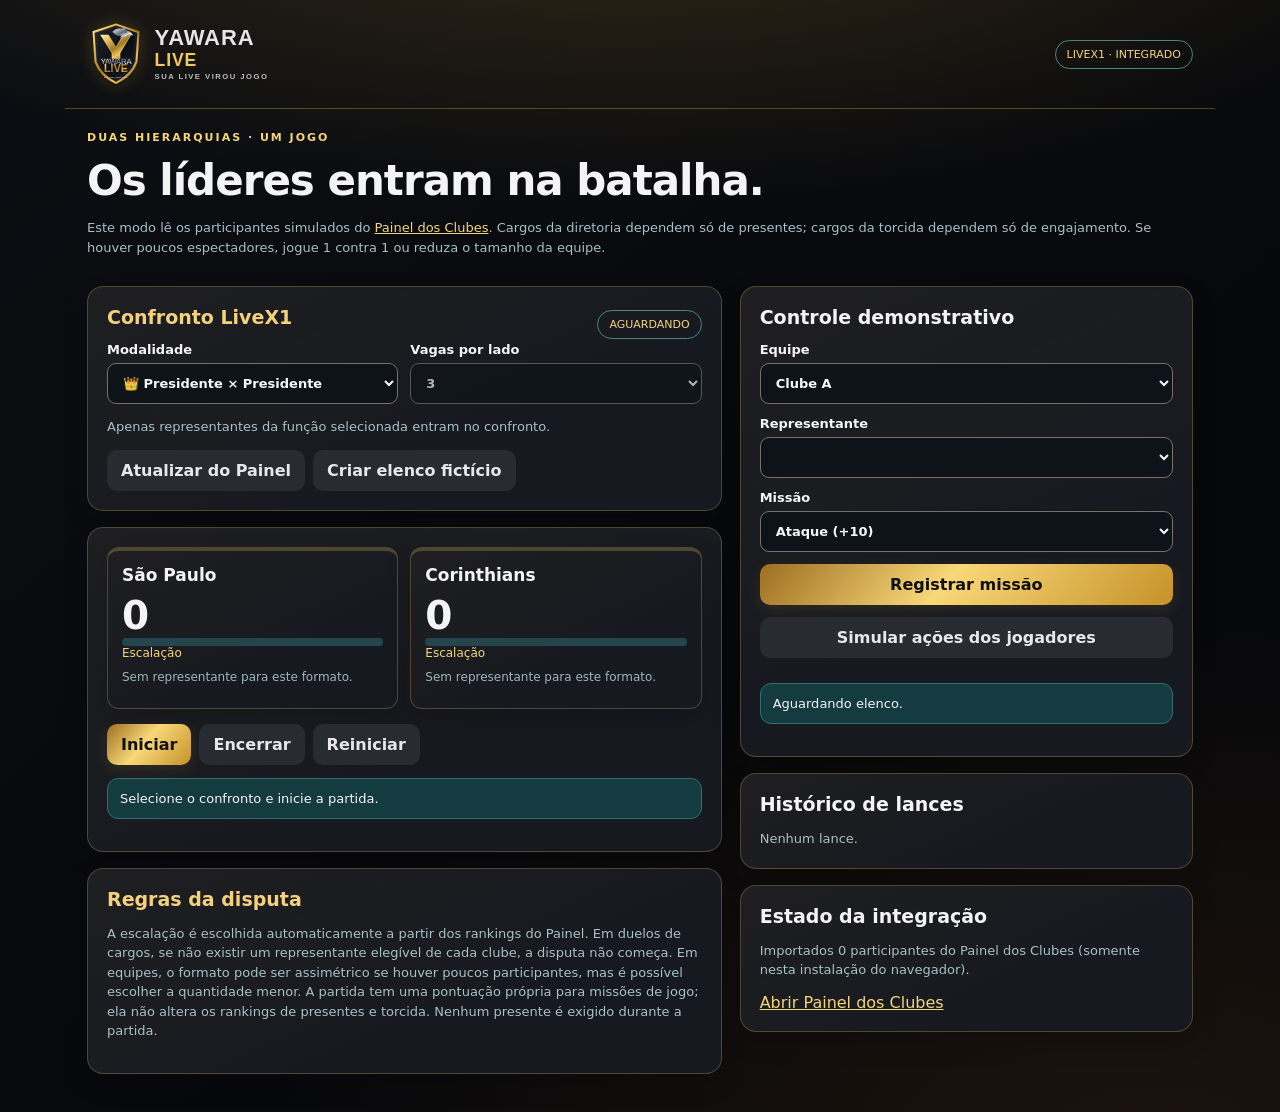
<file: yawara-live/integrado.html>
<!doctype html><html lang="pt-BR"><head><meta charset="utf-8"><meta name="viewport" content="width=device-width,initial-scale=1"><title>Yawara Live — LiveX1 Integrado</title><style>
:root{font-family:Inter,system-ui,sans-serif;color:#edf8f8;background:#07171d}*{box-sizing:border-box}body{margin:0;background:radial-gradient(circle at 80% 0,#10434a,transparent 43%),#07171d}header,main{max-width:1150px;margin:auto;padding:22px}header{display:flex;align-items:center;justify-content:space-between;border-bottom:1px solid #34555e}.brand{font-size:23px;font-weight:900}.brand span{color:#58e5cb}a{color:#6be9d1}h1{font-size:clamp(27px,5vw,42px);letter-spacing:-1px;margin:12px 0}h2{font-size:19px;margin:0 0 14px}.muted{font-size:13px;color:#a7c0c4;line-height:1.5}.eyebrow{font-weight:900;letter-spacing:2px;font-size:11px;color:#5ae8d0}.layout{display:grid;grid-template-columns:minmax(0,1.4fr) minmax(300px,1fr);gap:18px}.card{border:1px solid #32545b;border-radius:16px;background:#0e2930;padding:19px;margin:16px 0}.twocol{display:grid;grid-template-columns:1fr 1fr;gap:12px}.side{border:1px solid #31565e;border-top:4px solid var(--accent);border-radius:12px;padding:14px;background:#10252d;min-width:0}.side strong{font-size:39px;display:block}.side h3{font-size:17px;margin:0 0 8px}.tag{font-size:12px;color:#73edda}.member{border-bottom:1px solid #375058;padding:8px 0;font-size:13px;overflow-wrap:anywhere}.member small{display:block;color:#9dbbc0}.empty{font-size:12px;color:#9eb5bc;padding:10px 0}.row{display:flex;gap:8px;flex-wrap:wrap;align-items:center}button{border:0;border-radius:10px;background:#5ce5cc;color:#071920;font:inherit;font-weight:800;padding:11px 14px;cursor:pointer}button.alt{background:#28505a;color:#edf8f8}button:disabled{opacity:.5;cursor:not-allowed}select,input{background:#091d24;border:1px solid #3c626c;color:#effaf8;border-radius:9px;padding:11px;width:100%;font:inherit}label{display:grid;gap:6px;font-size:13px;font-weight:700}.form{display:grid;gap:12px}.status{border:1px solid #346e6c;background:#143b40;border-radius:11px;padding:12px;font-size:13px}.log{padding:9px 0;border-bottom:1px solid #2e515a;font-size:12px}.bar{height:8px;border-radius:9px;background:#24454c;overflow:hidden}.fill{height:100%;background:var(--accent);width:0}.pill{border:1px solid #46887f;border-radius:25px;padding:7px 11px;font-size:11px;color:#6aeacf}@media(max-width:820px){.layout{grid-template-columns:1fr}}@media(max-width:470px){.twocol{grid-template-columns:1fr}}
</style><style id="yawara-metal-branding">:root{--yl-gold:#D4AF37;--yl-silver:#C0C0C0;--yl-bronze:#CD7F32;--yl-dark:#0B0F14;--yl-graphite:#141A22}html,body{background-color:#0B0F14!important;color:#F5F7FA}body{background-image:radial-gradient(ellipse at 80% -10%,#d4af371e,transparent 47%),radial-gradient(ellipse at 10% 95%,#cd7f3218,transparent 50%)!important}header{border-bottom-color:#d4af375c!important}.brand span,.brand em,.logo em,.eyebrow,.tag,.pill,.sectionTitle{color:#F3D67A!important}.card,.panel,.clubCard,.club,.column{border-color:#c0c0c045!important;background-color:#141A22!important}button:not(.alt):not(.secondary){background:linear-gradient(112deg,#8C6A16,#F3D67A,#D4AF37)!important;color:#17150d!important}button.secondary,button.alt{background:#373941!important;color:#E7E7E7!important}a{color:#F3D67A!important}input,select{background:#0e131a!important;border-color:#77716a!important;color:#F5F7FA!important}.avatar{background:linear-gradient(120deg,#74501f,#d4af37)!important;color:#fff!important}.versus,.vs{color:#F3D67A!important}.team:first-child,.club:first-child{border-top:3px solid var(--team-a,#D4AF37)!important}.team:last-child,.club:last-child{border-top:3px solid var(--team-b,#C0C0C0)!important}</style><link rel="icon" type="image/svg+xml" href="./assets/yawara-live-emblema.svg"><style id="yawara-approved-logo-theme">
:root{--arena-black:#08090d;--arena-charcoal:#111319;--arena-card:#191a20;--arena-gold:#d4af37;--arena-lightgold:#f5d982;--arena-silver:#dadde3;--arena-bronze:#b77935}
html,body{background-color:var(--arena-black)!important;color:#f4f4f6!important}
body{background-image:radial-gradient(ellipse 70% 30% at 50% -12%,rgba(209,153,42,.22),transparent),radial-gradient(ellipse 70% 50% at 90% 105%,rgba(176,98,26,.13),transparent),linear-gradient(140deg,#0c0e13,#07080b 65%)!important}
.yawara-official-brand{display:inline-flex;align-items:center;gap:10px;text-decoration:none!important;color:var(--arena-silver)!important;line-height:1;min-width:0}
.yawara-official-brand img{width:clamp(40px,4.5vw,59px);height:clamp(44px,5vw,65px);object-fit:contain;filter:drop-shadow(0 0 8px rgba(215,169,48,.23));flex-shrink:0}
.yawara-official-brand .brandword{display:flex;flex-direction:column;gap:3px;letter-spacing:.04em;white-space:nowrap;font-family:Arial,system-ui,sans-serif;font-weight:900;font-size:clamp(13px,2vw,22px);color:#e5e5e9}
.yawara-official-brand .brandword strong{color:#f0c95a;font-size:.8em}
.yawara-official-brand .brandword small{font-size:.35em;letter-spacing:.19em;color:#babac1}
#app .yawara-official-brand img{width:32px;height:34px}#app .yawara-official-brand .brandword{font-size:clamp(9px,3.1vw,14px);gap:1px}#app .yawara-official-brand .brandword small{display:none}
.card,.panel,.column,.club,.clubCard,.side,.team,.scoreboard>.team{background-color:#171920!important;background-image:linear-gradient(155deg,rgba(225,175,65,.04),transparent 65%)!important;border-color:rgba(218,185,94,.28)!important;box-shadow:0 10px 25px rgba(0,0,0,.18)}
section h2,.sectionTitle,.group h3,.cap{color:#f4d17d!important}
button:not(.secondary):not(.alt),a.btn,a.button{background:linear-gradient(130deg,#9c6e21,#f9d878 45%,#c69229)!important;color:#101013!important;border-color:#bf953e!important;box-shadow:0 5px 15px rgba(212,175,55,.12)}
button.secondary,button.alt{background:#292b32!important;color:#e7e7ec!important;border-color:#77706a!important}
input:focus,select:focus,button:focus-visible{outline:2px solid #f4cf76;outline-offset:2px}
.rankrow:first-child,.person:first-of-type{border-left:2px solid #eec35f!important}
.rankrow:nth-child(2),.person:nth-of-type(2){border-left:2px solid #bfc3ce!important}
.rankrow:nth-child(3),.person:nth-of-type(3){border-left:2px solid #c0874f!important}
#app{background:radial-gradient(ellipse at 50% -10%,rgba(231,166,47,.12),transparent 58%)}
#app .column{border-top:2px solid var(--yl-club,#d4af37)}
@media(max-width:500px){.yawara-official-brand{gap:5px}.yawara-official-brand img{width:38px;height:41px}.yawara-official-brand .brandword{font-size:13px}.yawara-official-brand .brandword small{display:none}}
</style></head><body><header><a class="yawara-official-brand" href="./index.html" aria-label="Yawara Live — página principal"><img src="./assets/yawara-live-emblema.svg" alt="Emblema Yawara Live, lobo e escudo ouro e prata"><span class="brandword">YAWARA <strong>LIVE</strong><small>SUA LIVE VIROU JOGO</small></span></a><span class="pill">LIVEX1 · INTEGRADO</span></header><main><div class="eyebrow">DUAS HIERARQUIAS · UM JOGO</div><h1>Os líderes entram na batalha.</h1><p class="muted">Este modo lê os participantes simulados do <a href="./painel.html">Painel dos Clubes</a>. Cargos da diretoria dependem só de presentes; cargos da torcida dependem só de engajamento. Se houver poucos espectadores, jogue 1 contra 1 ou reduza o tamanho da equipe.</p>
<div class="layout"><section><div class="card"><div class="row" style="justify-content:space-between"><h2>Confronto LiveX1</h2><span id="phase" class="pill">AGUARDANDO</span></div><div class="twocol"><label>Modalidade<select id="mode"><option value="presidente">👑 Presidente × Presidente</option><option value="diretor">🎁 Diretor × Diretor</option><option value="tecnico">🎯 Técnico × Técnico</option><option value="lider">📣 Líder da Torcida × Líder</option><option value="vice">📢 Vice-líder × Vice-líder</option><option value="solo">⚔️ 1 × 1 livre</option><option value="equipes">👥 Equipes flexíveis</option></select></label><label>Vagas por lado<select id="slots"><option value="1">1</option><option value="2">2</option><option value="3" selected>3</option><option value="5">5</option><option value="7">7</option><option value="11">11</option></select></label></div><p id="help" class="muted"></p><div class="row"><button id="load" class="alt">Atualizar do Painel</button><button id="demo" class="alt">Criar elenco fictício</button></div></div>
<div class="card"><div class="twocol"><div class="side" style="--accent:#ee7776"><h3 id="nameA">Clube A</h3><strong id="scoreA">0</strong><div class="bar"><div class="fill" id="barA"></div></div><div class="tag">Escalação</div><div id="rosterA"></div></div><div class="side" style="--accent:#51e0b7"><h3 id="nameB">Clube B</h3><strong id="scoreB">0</strong><div class="bar"><div class="fill" id="barB"></div></div><div class="tag">Escalação</div><div id="rosterB"></div></div></div><div class="row" style="margin-top:15px"><button id="start">Iniciar</button><button id="finish" class="alt">Encerrar</button><button id="reset" class="alt">Reiniciar</button></div><p class="status" id="outcome">Carregue os clubes para escolher a modalidade.</p></div><div class="card"><h2>Regras da disputa</h2><p class="muted">A escalação é escolhida automaticamente a partir dos rankings do Painel. Em duelos de cargos, se não existir um representante elegível de cada clube, a disputa não começa. Em equipes, o formato pode ser assimétrico se houver poucos participantes, mas é possível escolher a quantidade menor. A partida tem uma pontuação própria para missões de jogo; ela não altera os rankings de presentes e torcida. Nenhum presente é exigido durante a partida.</p></div></section>
<aside><div class="card"><h2>Controle demonstrativo</h2><div class="form"><label>Equipe<select id="side"><option value="A">Clube A</option><option value="B">Clube B</option></select></label><label>Representante<select id="actor"></select></label><label>Missão<select id="mission"><option value="attack">Ataque (+10)</option><option value="defense">Defesa (+10)</option><option value="quiz">Quiz (+15)</option><option value="cheer">Grito de torcida (+5)</option></select></label><button id="apply">Registrar missão</button><button id="simulate" class="alt">Simular ações dos jogadores</button><p id="feedback" class="status" aria-live="polite">Aguardando elenco.</p></div></div><div class="card"><h2>Histórico de lances</h2><div id="logs" class="muted">Nenhum lance.</div></div><div class="card"><h2>Estado da integração</h2><p id="sync" class="muted">Sem dados compartilhados ainda.</p><a href="./painel.html">Abrir Painel dos Clubes</a></div></aside></div></main>
<script>
(()=>{'use strict';
const $=id=>document.getElementById(id),board=['Presidente','Vice-presidente','Diretor de Futebol','Técnico'],fans=['Líder da Torcida','Vice-líder'],clubNames={'sao-paulo':'São Paulo',corinthians:'Corinthians',palmeiras:'Palmeiras',flamengo:'Flamengo',santos:'Santos',vasco:'Vasco'};let snapshot=null,rosters={A:[],B:[]},scores={A:0,B:0},history=[],state='idle',seen={},latestKey='';
function make(tag,txt,cls){const n=document.createElement(tag);n.textContent=txt;if(cls)n.className=cls;return n}
function rank(side,key){if(!snapshot)return [];return Object.entries(snapshot.users||{}).filter(([,u])=>u.team===side&&Number(u[key])>0).sort((a,b)=>b[1][key]-a[1][key]||((a[1][key+'Reached']||0)-(b[1][key+'Reached']||0))||((a[1].joined||0)-(b[1].joined||0)))}
function eligible(side){const gifts=rank(side,'giftPoints').map(([id,u],i)=>({id,role:board[i]||'Presenteador',type:'diretoria',pts:u.giftPoints})),cheers=rank(side,'fanPoints').map(([id,u],i)=>({id,role:fans[i]||'Torcedor',type:'torcida',pts:u.fanPoints}));const all=new Map();for(const item of [...gifts,...cheers]){const prev=all.get(item.id);if(!prev||item.pts>prev.pts)all.set(item.id,item)}return {gifts,cheers,all:[...all.values()].sort((a,b)=>b.pts-a.pts||a.id.localeCompare(b.id))}}
function modeRoster(side){const e=eligible(side),m=$('mode').value;if(m==='presidente')return e.gifts.slice(0,1).filter(x=>x.role==='Presidente');if(m==='diretor')return e.gifts.slice(2,3).filter(x=>x.role==='Diretor de Futebol');if(m==='tecnico')return e.gifts.slice(3,4).filter(x=>x.role==='Técnico');if(m==='lider')return e.cheers.slice(0,1).filter(x=>x.role==='Líder da Torcida');if(m==='vice')return e.cheers.slice(1,2).filter(x=>x.role==='Vice-líder');if(m==='solo')return e.all.slice(0,1);return e.all.slice(0,Number($('slots').value))}
function name(t){const raw=snapshot?.clubs?.[t==='A'?0:1];return clubNames[raw]||raw||'Clube '+t}
function updateActor(){const box=$('actor');box.replaceChildren();for(const p of rosters[$('side').value]){const opt=document.createElement('option');opt.value=p.id;opt.textContent='@'+p.id+' · '+p.role;box.append(opt)}}
function render(){const a=scores.A,b=scores.B,sum=a+b;$('scoreA').textContent=a;$('scoreB').textContent=b;$('barA').style.width=(sum?a/sum*100:0)+'%';$('barB').style.width=(sum?b/sum*100:0)+'%';$('nameA').textContent=name('A');$('nameB').textContent=name('B');$('phase').textContent=state==='running'?'JOGANDO · SIMULAÇÃO':state==='finished'?'ENCERRADO':'AGUARDANDO';
for(const t of ['A','B']){const box=$('roster'+t);box.replaceChildren();for(const p of rosters[t]){const row=make('div','@'+p.id,'member');row.append(make('small',p.role));box.append(row)}if(!rosters[t].length)box.append(make('div','Sem representante para este formato.','empty'))}
$('logs').replaceChildren();for(const h of history.slice(0,12))$('logs').append(make('div',h,'log'));if(!history.length)$('logs').textContent='Nenhum lance.';
$('help').textContent=$('mode').value==='equipes'?'As equipes têm até '+$('slots').value+' integrantes por clube; o sistema aceita menos.':'Apenas representantes da função selecionada entram no confronto.';
$('slots').disabled=$('mode').value!=='equipes';$('outcome').textContent=state==='finished'?(a===b?'Empate entre '+name('A')+' e '+name('B'):(a>b?name('A'):name('B'))+' venceu a disputa!'):state==='running'?'Batalha em andamento — missão por participante e tipo, uma vez por rodada.':'Selecione o confronto e inicie a partida.';updateActor()}
function lineup(){rosters={A:modeRoster('A'),B:modeRoster('B')};scores={A:0,B:0};history=[];seen={};state='idle';render()}
function load(){try{const raw=localStorage.getItem('yawara-live-clubs-demo');if(!raw){$('sync').textContent='Nenhum dado no Painel neste navegador. Use o painel ou crie o elenco fictício.';return false}const parsed=JSON.parse(raw);if(!parsed||!parsed.users||!Array.isArray(parsed.clubs)||parsed.clubs.length!==2)throw Error('Estado inválido');snapshot=parsed;latestKey=raw;lineup();$('sync').textContent='Importados '+Object.keys(parsed.users).length+' participantes do Painel dos Clubes (somente nesta instalação do navegador).';return true}catch(e){$('sync').textContent='Não foi possível importar a simulação.';return false}}
function demo(){const people={};for(const t of ['A','B'])for(let i=0;i<8;i++){const id='demo_'+t+'_'+(i+1);people[id]={team:t,giftPoints:i<5?(8-i)*40:0,fanPoints:(8-i)*25,giftPointsReached:i,fanPointsReached:i,joined:i}}snapshot={users:people,clubs:['sao-paulo','corinthians']};latestKey='demo';lineup();$('sync').textContent='Elenco fictício local com oito participantes por clube.'}
function start(){if(!rosters.A.length||!rosters.B.length){$('feedback').textContent='Faltam representantes elegíveis. Escolha outra modalidade ou cadastre mais participantes no Painel.';return}if(state==='finished')lineup();state='running';history.unshift('Partida iniciada: '+name('A')+' × '+name('B'));render()}
function action(side,id,mission){if(state!=='running')return 'Inicie a partida.';if(!rosters[side].some(p=>p.id===id))return 'Participante não escalado.';const key=side+'|'+id+'|'+mission;if(seen[key])return 'Esta missão já foi utilizada por esse participante.';const values={attack:10,defense:10,quiz:15,cheer:5};if(!Object.prototype.hasOwnProperty.call(values,mission))return 'Missão inválida.';seen[key]=true;scores[side]+=values[mission];history.unshift('@'+id+' ('+name(side)+') completou '+mission+' +'+values[mission]);render();return 'Missão registrada, +'+values[mission]+' pontos para a equipe.'}
$('load').onclick=load;$('demo').onclick=demo;$('start').onclick=start;$('finish').onclick=()=>{if(state==='running'){state='finished';render()}};$('reset').onclick=lineup;$('mode').onchange=lineup;$('slots').onchange=lineup;$('side').onchange=updateActor;$('apply').onclick=()=>{$('feedback').textContent=action($('side').value,$('actor').value,$('mission').value)};
$('simulate').onclick=()=>{if(state!=='running'){$('feedback').textContent='Inicie a partida.';return}for(const t of ['A','B'])for(const p of rosters[t]){action(t,p.id,'attack');action(t,p.id,'cheer')}$('feedback').textContent='Missões de ataque e torcida simuladas.'};
if(!load())render();
})();
</script><script id="yawara-club-identity">(()=>{const themes=[[/s[aã]o paulo/i,'#E23838'],[/corinthians/i,'#F2F2F2'],[/palmeiras/i,'#188A50'],[/flamengo/i,'#DB2934'],[/santos/i,'#EEEEEE'],[/vasco/i,'#EEEEEE'],[/gr[eê]mio/i,'#24A8E0'],[/cruzeiro/i,'#2868D5'],[/botafogo/i,'#EEEEEE'],[/fluminense/i,'#7B1238'],[/internacional/i,'#D33238'],[/bahia/i,'#247AC8']];function apply(){for(const [side,variable] of [['A','--team-a'],['B','--team-b']]){const el=document.getElementById('club'+side)||document.getElementById('team'+side)||document.getElementById('name'+side)||document.getElementById('title'+side);if(!el)continue;const found=themes.find(x=>x[0].test(el.textContent));document.documentElement.style.setProperty(variable,found?found[1]:side==='A'?'#D4AF37':'#C0C0C0')}}document.addEventListener('DOMContentLoaded',()=>{apply();const ob=new MutationObserver(apply);for(const id of ['clubA','clubB','teamA','teamB','nameA','nameB','titleA','titleB']){const el=document.getElementById(id);if(el)ob.observe(el,{subtree:true,childList:true,characterData:true})}})})();</script></body></html>
</file>
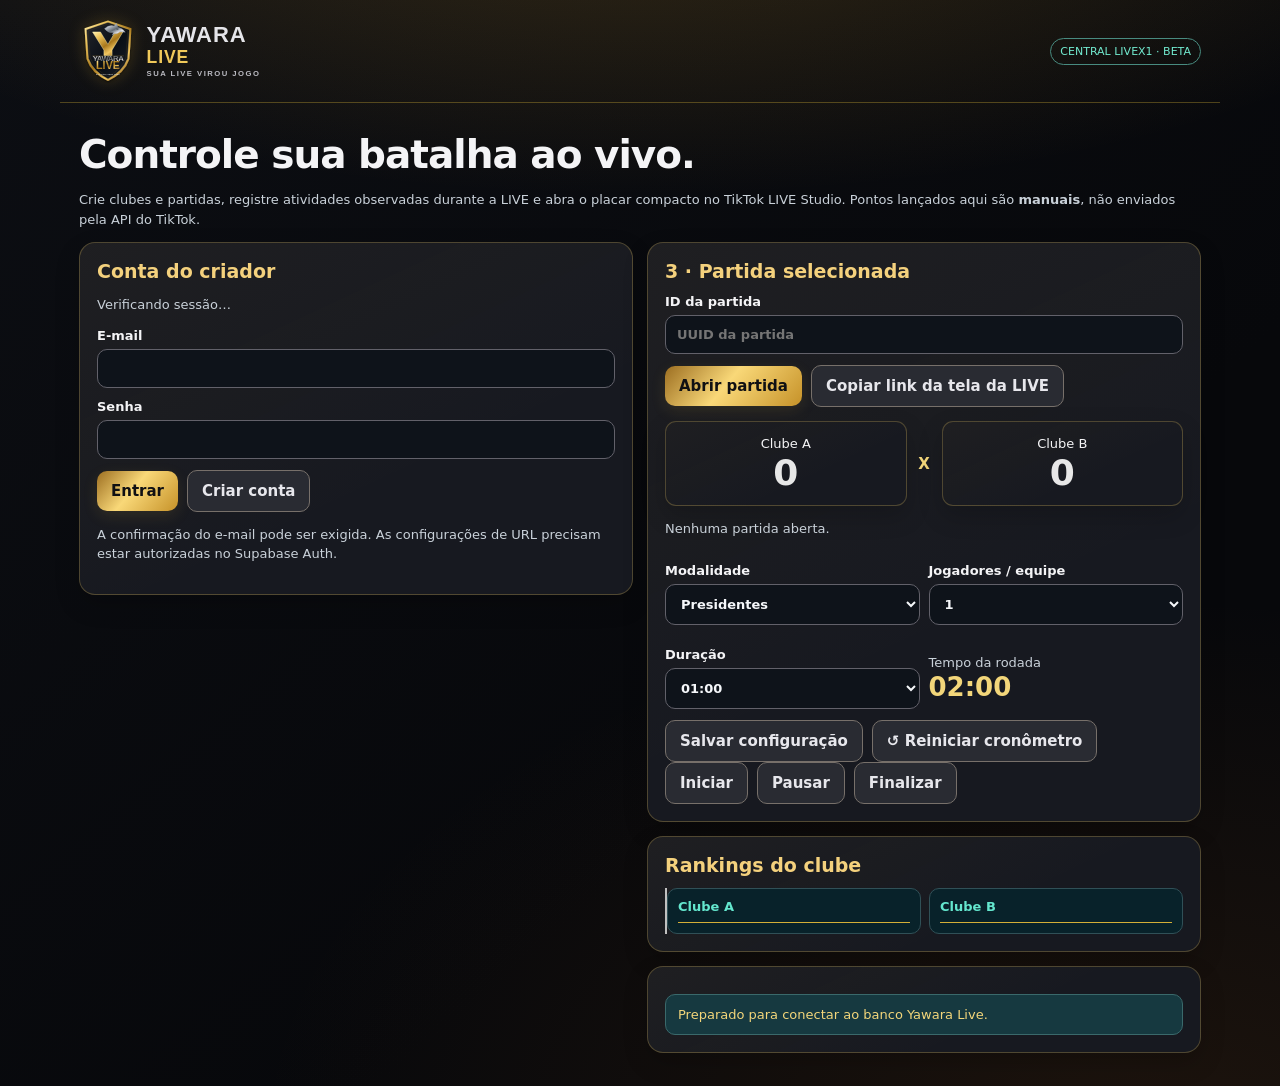
<file: yawara-live/operador.html>
<!doctype html><html lang="pt-BR"><head><meta charset="utf-8"><meta name="viewport" content="width=device-width,initial-scale=1"><title>Yawara Live | Central de operação</title><style>
:root{font:15px Inter,system-ui,sans-serif;background:#061820;color:#eafaf8;color-scheme:dark}*{box-sizing:border-box}body{margin:0;background:radial-gradient(circle at 85% 0,#0b4447,transparent 40%),#061820}header,main{max-width:1160px;margin:auto;padding:19px}header{display:flex;justify-content:space-between;align-items:center;gap:12px;border-bottom:1px solid #2a555b}.brand{font-size:22px;font-weight:950}.brand em{font-style:normal;color:#5ee4ca}h1{font-size:clamp(26px,4vw,39px);margin:10px 0 6px;letter-spacing:-1px}h2{font-size:19px;margin:0 0 12px}.muted{font-size:13px;color:#a5c5c6;line-height:1.5}.layout{display:grid;grid-template-columns:minmax(300px,1fr) minmax(300px,1fr);gap:14px}.card{border:1px solid #2e5960;border-radius:16px;background:#102a31;padding:17px;margin-bottom:14px}.field{display:grid;gap:6px;font-size:13px;font-weight:650;margin:11px 0}input,select{width:100%;font:inherit;color:#eafaf8;background:#081e26;border:1px solid #42666a;border-radius:10px;padding:11px}button{background:#5ae0c8;color:#081b1f;border:0;border-radius:10px;padding:11px 14px;font:inherit;font-weight:850;cursor:pointer}button.secondary{background:#2a5158;color:#f0fcf9}button:disabled{opacity:.5;cursor:not-allowed}.row{display:flex;align-items:center;gap:9px;flex-wrap:wrap}.hidden{display:none!important}.status{font-size:13px;background:#163940;border:1px solid #3a696b;border-radius:10px;padding:12px;margin-top:10px}.badge{font-size:11px;color:#72eacf;border:1px solid #488b80;border-radius:50px;padding:6px 9px}.scoreboard{display:grid;grid-template-columns:1fr 25px 1fr;gap:5px;align-items:center;text-align:center}.scoreboard b{font-size:36px;display:block;font-variant-numeric:tabular-nums}.side{border:1px solid #416167;padding:12px 4px;border-radius:11px;background:#0b232a}.side span{font-size:13px;overflow-wrap:anywhere}.vs{font-weight:900;color:#5deacf}.item{font-size:13px;display:flex;align-items:center;justify-content:space-between;gap:8px;padding:9px 0;border-bottom:1px solid #31545b}.item a,a{color:#7cf1d6}.rank{display:grid;grid-template-columns:1fr 1fr;gap:8px}.rank>div{border:1px solid #305057;background:#08222a;border-radius:10px;padding:10px}.rank h3{font-size:13px;margin:0 0 8px;color:#64e7ce}.rankline{font-size:12px;padding:6px 0;border-bottom:1px solid #31555b;white-space:nowrap;overflow:hidden;text-overflow:ellipsis}.note{padding:10px;border-radius:9px;background:#194148;color:#b7dcd9;font-size:12px}small{color:#98bcc1}@media(max-width:800px){.layout{grid-template-columns:1fr}}
</style><style id="yawara-metal-branding">
:root{--yl-gold:#D4AF37;--yl-gold-bright:#F3D67A;--yl-gold-deep:#8C6A16;--yl-silver:#C0C0C0;--yl-silver-bright:#E7E7E7;--yl-bronze:#CD7F32;--yl-bronze-light:#E0A66A;--yl-charcoal:#0B0F14;--yl-graphite:#141A22;--yl-text:#F5F7FA;--yl-muted:#C9D1D9}
html,body{background-color:var(--yl-charcoal)!important;color:var(--yl-text)}
body{background-image:radial-gradient(ellipse at 80% -10%,rgba(212,175,55,.13),transparent 43%),radial-gradient(ellipse at 10% 90%,rgba(205,127,50,.09),transparent 45%)!important}
header{border-bottom-color:rgba(212,175,55,.34)!important}
.brand,.logo{letter-spacing:-.5px;text-shadow:0 1px 16px rgba(212,175,55,.10)}
.brand span,.brand em,.brand b,.logo em{color:var(--yl-gold-bright)!important}
.eyebrow,.mini,.label,.tag,.pill,.cap,.sectionTitle,.group h3,.club h2,.clubHeader strong{color:var(--yl-gold-bright)!important}
.card,.panel,.clubCard,.club,.column{border-color:rgba(192,192,192,.25)!important;background-color:#141A22!important;box-shadow:0 9px 25px rgba(0,0,0,.16)}
button:not(.alt):not(.secondary),.buttons button:not(.alt):not(.secondary){background:linear-gradient(110deg,var(--yl-gold-deep),var(--yl-gold-bright),var(--yl-gold))!important;color:#15140b!important;box-shadow:0 3px 12px rgba(212,175,55,.14)}
button.alt,button.secondary{background:#30343c!important;color:var(--yl-silver-bright)!important;border:1px solid #6e6e70!important}
input,select,textarea{border-color:#62616a!important;background:#0e131a!important;color:var(--yl-text)!important}
a{color:var(--yl-gold-bright)!important}
.muted,.empty{color:var(--yl-muted)!important}
.avatar{background:linear-gradient(135deg,#594422,#98722f)!important;border:1px solid var(--yl-gold)!important;color:#fff!important}
.rankrow.leader,.rank:first-child,.person:first-child{background:linear-gradient(90deg,rgba(212,175,55,.14),transparent)!important}
.rankrow:nth-child(2),.rank:nth-child(2){border-left:2px solid var(--yl-silver)}
.rankrow:nth-child(3),.rank:nth-child(3){border-left:2px solid var(--yl-bronze)}
.scoreboard .vs,.vs,.versus{color:var(--yl-gold-bright)!important}
.scoreboard strong,.scoreboard b,.scoreboard .team strong{color:var(--yl-silver-bright)}
.footer b,.footer,.status,.notice,.note{color:var(--yl-gold-bright)}
@media(prefers-reduced-motion:no-preference){.rankrow.leader,.leaderchange:not([hidden]){animation:yl-podium-glow 2.7s ease-in-out infinite alternate}@keyframes yl-podium-glow{from{box-shadow:inset 0 0 0 1px rgba(212,175,55,.12)}to{box-shadow:inset 0 0 0 1px rgba(243,214,122,.55)}}}
</style><link rel="icon" type="image/svg+xml" href="./assets/yawara-live-emblema.svg"><style id="yawara-approved-logo-theme">
:root{--arena-black:#08090d;--arena-charcoal:#111319;--arena-card:#191a20;--arena-gold:#d4af37;--arena-lightgold:#f5d982;--arena-silver:#dadde3;--arena-bronze:#b77935}
html,body{background-color:var(--arena-black)!important;color:#f4f4f6!important}
body{background-image:radial-gradient(ellipse 70% 30% at 50% -12%,rgba(209,153,42,.22),transparent),radial-gradient(ellipse 70% 50% at 90% 105%,rgba(176,98,26,.13),transparent),linear-gradient(140deg,#0c0e13,#07080b 65%)!important}
.yawara-official-brand{display:inline-flex;align-items:center;gap:10px;text-decoration:none!important;color:var(--arena-silver)!important;line-height:1;min-width:0}
.yawara-official-brand img{width:clamp(40px,4.5vw,59px);height:clamp(44px,5vw,65px);object-fit:contain;filter:drop-shadow(0 0 8px rgba(215,169,48,.23));flex-shrink:0}
.yawara-official-brand .brandword{display:flex;flex-direction:column;gap:3px;letter-spacing:.04em;white-space:nowrap;font-family:Arial,system-ui,sans-serif;font-weight:900;font-size:clamp(13px,2vw,22px);color:#e5e5e9}
.yawara-official-brand .brandword strong{color:#f0c95a;font-size:.8em}
.yawara-official-brand .brandword small{font-size:.35em;letter-spacing:.19em;color:#babac1}
#app .yawara-official-brand img{width:32px;height:34px}#app .yawara-official-brand .brandword{font-size:clamp(9px,3.1vw,14px);gap:1px}#app .yawara-official-brand .brandword small{display:none}
.card,.panel,.column,.club,.clubCard,.side,.team,.scoreboard>.team{background-color:#171920!important;background-image:linear-gradient(155deg,rgba(225,175,65,.04),transparent 65%)!important;border-color:rgba(218,185,94,.28)!important;box-shadow:0 10px 25px rgba(0,0,0,.18)}
section h2,.sectionTitle,.group h3,.cap{color:#f4d17d!important}
button:not(.secondary):not(.alt),a.btn,a.button{background:linear-gradient(130deg,#9c6e21,#f9d878 45%,#c69229)!important;color:#101013!important;border-color:#bf953e!important;box-shadow:0 5px 15px rgba(212,175,55,.12)}
button.secondary,button.alt{background:#292b32!important;color:#e7e7ec!important;border-color:#77706a!important}
input:focus,select:focus,button:focus-visible{outline:2px solid #f4cf76;outline-offset:2px}
.rankrow:first-child,.person:first-of-type{border-left:2px solid #eec35f!important}
.rankrow:nth-child(2),.person:nth-of-type(2){border-left:2px solid #bfc3ce!important}
.rankrow:nth-child(3),.person:nth-of-type(3){border-left:2px solid #c0874f!important}
#app{background:radial-gradient(ellipse at 50% -10%,rgba(231,166,47,.12),transparent 58%)}
#app .column{border-top:2px solid var(--yl-club,#d4af37)}
@media(max-width:500px){.yawara-official-brand{gap:5px}.yawara-official-brand img{width:38px;height:41px}.yawara-official-brand .brandword{font-size:13px}.yawara-official-brand .brandword small{display:none}}
</style></head><body><header><a class="yawara-official-brand" href="./index.html" aria-label="Yawara Live — página principal"><img src="./assets/yawara-live-emblema.svg" alt="Emblema Yawara Live, lobo e escudo ouro e prata"><span class="brandword">YAWARA <strong>LIVE</strong><small>SUA LIVE VIROU JOGO</small></span></a><span class="badge">CENTRAL LIVEX1 · BETA</span></header><main><h1>Controle sua batalha ao vivo.</h1><p class="muted">Crie clubes e partidas, registre atividades observadas durante a LIVE e abra o placar compacto no TikTok LIVE Studio. Pontos lançados aqui são <b>manuais</b>, não enviados pela API do TikTok.</p><div class="layout">
<section><div class="card"><h2>Conta do criador</h2><p id="session" class="muted">Verificando sessão…</p><div id="login"><label class="field">E-mail<input id="email" type="email" autocomplete="email"></label><label class="field">Senha<input id="password" type="password" autocomplete="current-password" minlength="6"></label><div class="row"><button id="signIn">Entrar</button><button class="secondary" id="signUp">Criar conta</button></div><p class="muted">A confirmação do e-mail pode ser exigida. As configurações de URL precisam estar autorizadas no Supabase Auth.</p></div><button id="signOut" class="secondary hidden">Sair</button></div>
<div id="owner" class="hidden"><div class="card"><h2>1 · Cadastrar clubes</h2><label class="field">Nome do clube<input id="clubName" maxlength="80" placeholder="Ex.: São Paulo"></label><button id="addClub">Cadastrar clube</button><div id="clubList"></div></div>
<div class="card"><h2>2 · Criar partida</h2><label class="field">Clube A<select id="clubA"></select></label><label class="field">Clube B<select id="clubB"></select></label><label class="field">Modalidade<select id="mode"><option value="presidente">Presidente × Presidente</option><option value="lider">Líder de Torcida × Líder</option><option value="solo">Individual 1 × 1</option><option value="equipes">Equipes flexíveis</option><option value="diretor">Diretor × Diretor</option><option value="tecnico">Técnico × Técnico</option></select></label><div class="row"><label class="field" style="flex:1">Jogadores / equipe<select id="slotsNew"><option>1</option><option>2</option><option>3</option><option>5</option><option>7</option><option>11</option></select></label><label class="field" style="flex:1">Duração<select id="durationNew"><option value="60">1 minuto</option><option value="120" selected>2 minutos</option><option value="180">3 minutos</option><option value="300">5 minutos</option><option value="600">10 minutos</option></select></label></div><button id="create">Criar e iniciar partida automaticamente</button><p class="muted">Para trocar os clubes após começar, crie uma nova partida. Os pontos anteriores ficam preservados.</p><h3>Minhas partidas</h3><div id="myMatches" class="muted">Nenhuma carregada.</div></div></div></section>
<section><div class="card"><h2>3 · Partida selecionada</h2><label class="field">ID da partida<input id="matchId" placeholder="UUID da partida"></label><div class="row"><button id="open">Abrir partida</button><button id="copy" class="secondary">Copiar link da tela da LIVE</button></div><div class="scoreboard" style="margin-top:14px"><div class="side"><span id="nameA">Clube A</span><b id="scoreA">0</b></div><div class="vs">X</div><div class="side"><span id="nameB">Clube B</span><b id="scoreB">0</b></div></div><p class="muted" id="matchStatus">Nenhuma partida aberta.</p><div class="row"><label class="field" style="flex:1">Modalidade<select id="currentMode"><option value="presidente">Presidentes</option><option value="diretor">Diretores</option><option value="tecnico">Técnicos</option><option value="lider">Líderes da torcida</option><option value="vice">Vice-líderes</option><option value="solo">Individual 1×1</option><option value="equipes">Equipes Flex</option></select></label><label class="field" style="flex:1">Jogadores / equipe<select id="currentSlots"><option>1</option><option>2</option><option>3</option><option>5</option><option>7</option><option>11</option></select></label></div><div class="row"><label class="field" style="flex:1">Duração<select id="currentDuration"><option value="60">01:00</option><option value="120">02:00</option><option value="180">03:00</option><option value="300">05:00</option><option value="600">10:00</option></select></label><div style="flex:1"><div class="muted">Tempo da rodada</div><strong id="matchClock" style="font-size:26px;color:#F3D67A">02:00</strong></div></div><div class="row"><button id="saveSettings" class="secondary">Salvar configuração</button><button id="restartClock" class="secondary">↺ Reiniciar cronômetro</button></div><div class="row"><button class="secondary" id="start">Iniciar</button><button class="secondary" id="pause">Pausar</button><button class="secondary" id="finish">Finalizar</button></div></div>
<div id="controls" class="card hidden"><h2>4 · Registrar interação observada</h2><label class="field">Clube<select id="side"><option value="A">Clube A</option><option value="B">Clube B</option></select></label><label class="field">Usuário da LIVE<input id="viewer" maxlength="36" placeholder="Ex.: torcedor123"></label><label class="field">Atividade<select id="action"><option value="like">Curtidas (1 ponto cada)</option><option value="share">Compartilhamentos (1 cada)</option><option value="follow">Seguir (5, uma vez)</option><option value="heart_me">Heart Me (5, uma vez)</option><option value="super_fan">Super Fã (10, uma vez)</option><option value="gift">Presente (valor × quantidade)</option></select></label><label class="field">Quantidade<input type="number" min="1" max="10000" step="1" id="quantity" value="1"></label><label class="field">Valor por presente (apenas presentes)<input type="number" min="1" max="100000" step="1" id="giftPoints" value="1"></label><button id="record">Registrar pontos</button><p class="note">Registre apenas eventos observados. Ações únicas não podem pontuar duas vezes pelo mesmo usuário. Pontos registrados são identificados como não verificados pelo TikTok.</p></div>
<div class="card"><h2>Rankings do clube</h2><div class="rank"><div><h3 id="rankTitleA">Clube A</h3><div id="ranksA"></div></div><div><h3 id="rankTitleB">Clube B</h3><div id="ranksB"></div></div></div></div>
<div class="card"><div class="status" id="feedback" aria-live="polite">Preparado para conectar ao banco Yawara Live.</div></div></section></div></main>
<script type="module">
import {createClient} from 'https://esm.sh/@supabase/supabase-js@2.57.0';
const sb=createClient('https://zfogohlynxcodrxymuqr.supabase.co','sb_publishable_OcWYvYpAItmDbhz5nbEOYw_GEUE4aN5');
const $=id=>document.getElementById(id);let currentUser=null,clubs=[],match=null,scoreboard=null,rankings=[],settings=null,interval=null,loading=false;
const roleTitles={gift:['Presidente','Vice-presidente','Diretor de Futebol','Técnico','Capitão','Atacante','Goleiro'],fan:['Líder da Torcida','Vice-líder','Organizador','Puxador de Canto','Camisa 12','Animador','Torcedor Destaque']};
function msg(s){$('feedback').textContent=s}function err(e){return e?.message||'Erro inesperado.'}
function option(select,value,label){let o=document.createElement('option');o.value=value;o.textContent=label;select.append(o)}
function auth(u){currentUser=u;$('login').classList.toggle('hidden',!!u);$('owner').classList.toggle('hidden',!u);$('signOut').classList.toggle('hidden',!u);$('session').textContent=u?'Conectado como '+u.email:'Entre para controlar suas partidas.';$('controls').classList.toggle('hidden',!u||!match)}
async function signUp(){const email=$('email').value.trim(),password=$('password').value;if(!email||password.length<6)return msg('Informe e-mail e senha com ao menos 6 caracteres.');const {data,error}=await sb.auth.signUp({email,password,options:{emailRedirectTo:location.origin+location.pathname}});if(error)return msg(err(error));msg(data.session?'Conta criada.':'Cadastro solicitado. Confira o e-mail e libere o endereço do site nas URLs permitidas do Supabase.')}
async function signIn(){const {error}=await sb.auth.signInWithPassword({email:$('email').value.trim(),password:$('password').value});if(error)return msg(err(error));msg('Login efetuado.');await reloadUser()}
async function reloadUser(){const {data}=await sb.auth.getUser();auth(data.user||null);if(currentUser)await loadClubs()}
async function loadClubs(){const {data,error}=await sb.from('yl_clubs').select('id,name').order('created_at');if(error)return msg(err(error));clubs=data||[];for(const id of ['clubA','clubB']){$(id).replaceChildren();clubs.forEach(c=>option($(id),c.id,c.name))}if(clubs.length>1)$('clubB').value=clubs[1].id;$('clubList').replaceChildren();clubs.forEach(c=>{const n=document.createElement('div');n.className='item';n.textContent=c.name;$('clubList').append(n)});const r=await sb.from('yl_matches').select('id,mode,status').order('created_at',{ascending:false}).limit(20);if(r.error)return msg(err(r.error));$('myMatches').replaceChildren();(r.data||[]).forEach(m=>{const b=document.createElement('button');b.className='secondary';b.textContent=m.mode+' · '+m.status+' · '+m.id.slice(0,8);b.onclick=()=>openMatch(m.id);$('myMatches').append(b)});}
async function addClub(){if(!currentUser)return;const name=$('clubName').value.trim();if(name.length<2)return msg('Informe o nome do clube.');const {error}=await sb.from('yl_clubs').insert({name,owner_id:currentUser.id});if(error)return msg(err(error));$('clubName').value='';await loadClubs();msg('Clube cadastrado.')}
async function createMatch(){if(!currentUser)return;const a=$('clubA').value,b=$('clubB').value;if(!a||!b||a===b)return msg('Escolha dois clubes diferentes.');$('create').disabled=true;try{const {data:m,error:e}=await sb.from('yl_matches').insert({owner_id:currentUser.id,club_a_id:a,club_b_id:b,mode:$('mode').value,slots_per_team:Number($('slotsNew').value),status:'live',started_at:new Date().toISOString()}).select('id').single();if(e)throw e;const {error:f}=await sb.from('yl_public_scoreboards').insert({match_id:m.id,club_a_name:clubs.find(c=>c.id===a).name,club_b_name:clubs.find(c=>c.id===b).name,status:'live'});if(f)throw f;const {error:sError}=await sb.from('yl_match_settings').insert({match_id:m.id,owner_id:currentUser.id,duration_seconds:Number($('durationNew').value),remaining_seconds:Number($('durationNew').value),is_running:true,running_since:new Date().toISOString(),game_mode:$('mode').value,slots_per_team:Number($('slotsNew').value)});if(sError)throw sError;await loadClubs();await openMatch(m.id);msg('Partida iniciada automaticamente! Cronômetro em andamento. Copie o link da LIVE.')}catch(e){msg(err(e))}finally{$('create').disabled=false}}
function showRanks(){for(const side of ['A','B']){const box=$('ranks'+side);box.replaceChildren();for(const type of ['gift','fan']){const h=document.createElement('div');h.className='muted';h.textContent=type==='gift'?'👑 Diretoria':'📣 Torcida';box.append(h);for(const x of rankings.filter(z=>z.side===side&&z.kind===type).sort((a,b)=>a.position-b.position)){const row=document.createElement('div');row.className='rankline';row.textContent=x.position+'º '+(roleTitles[type][x.position-1]||'Participante')+': @'+x.alias+' · '+x.points;box.append(row)}}}}
function clockText(n){const s=Math.max(0,Math.ceil(n));return String(Math.floor(s/60)).padStart(2,'0')+':'+String(s%60).padStart(2,'0')}
function secondsLeft(st){if(!st)return 0;return st.is_running&&st.running_since?Math.max(0,Math.ceil(st.remaining_seconds-(Date.now()-new Date(st.running_since).getTime())/1000)):st.remaining_seconds}
function paintSettings(){if(!settings)return;$('matchClock').textContent=clockText(secondsLeft(settings));for(const [id,v] of [['currentMode',settings.game_mode],['currentSlots',String(settings.slots_per_team)],['currentDuration',String(settings.duration_seconds)]])if(document.activeElement!==$(id))$(id).value=v}
async function saveSettings(){if(!currentUser||!match)return msg('Abra uma partida.');if(match.status==='finished')return msg('Esta partida já terminou.');const mode=$('currentMode').value,slots=Number($('currentSlots').value),duration=Number($('currentDuration').value);const {error:e}=await sb.from('yl_matches').update({mode,slots_per_team:slots}).eq('id',match.id);if(e)return msg(err(e));const {error:f}=await sb.from('yl_match_settings').update({game_mode:mode,slots_per_team:slots,duration_seconds:duration,remaining_seconds:duration,is_running:match.status==='live',running_since:match.status==='live'?new Date().toISOString():null,updated_at:new Date().toISOString()}).eq('match_id',match.id);if(f)return msg(err(f));await refresh();msg('Configuração sincronizada. Nova contagem iniciada automaticamente.')}
async function setClock(op){if(!currentUser||!match||!settings)return;const now=new Date().toISOString();const n=secondsLeft(settings);const vals=op==='start'?{remaining_seconds:n>0?n:settings.duration_seconds,is_running:true,running_since:now}:op==='pause'?{remaining_seconds:n,is_running:false,running_since:null}:{remaining_seconds:settings.duration_seconds,is_running:false,running_since:null};const {error}=await sb.from('yl_match_settings').update({...vals,updated_at:now}).eq('match_id',match.id);if(error)return msg(err(error));await refresh()}
async function refresh(){if(!match)return;const [b,r,st]=await Promise.all([sb.from('yl_public_scoreboards').select('club_a_name,club_b_name,score_a,score_b,status,updated_at').eq('match_id',match.id).maybeSingle(),sb.from('yl_public_rankings').select('side,kind,position,alias,points').eq('match_id',match.id),sb.from('yl_match_settings').select('duration_seconds,remaining_seconds,running_since,is_running,game_mode,slots_per_team').eq('match_id',match.id).maybeSingle()]);if(b.error||r.error||st.error)return msg(err(b.error||r.error||st.error));scoreboard=b.data;rankings=r.data||[];settings=st.data;paintSettings();if(!scoreboard)return msg('Partida sem placar.');for(const [side,name,points] of [['A',scoreboard.club_a_name,scoreboard.score_a],['B',scoreboard.club_b_name,scoreboard.score_b]]){$('name'+side).textContent=name;$('score'+side).textContent=Number(points).toLocaleString('pt-BR');$('rankTitle'+side).textContent=name}for(const [value,label] of [['A',scoreboard.club_a_name],['B',scoreboard.club_b_name]]){const op=$('side').querySelector('option[value="'+value+'"]');if(op)op.textContent=label}$('matchStatus').textContent='Partida: '+scoreboard.status+' · Atualizado '+new Date(scoreboard.updated_at).toLocaleTimeString('pt-BR');showRanks()}
async function openMatch(id){if(!currentUser)return msg('Entre na sua conta para abrir uma partida.');const {data,error}=await sb.from('yl_matches').select('id,club_a_id,club_b_id,status,mode,slots_per_team').eq('id',id).maybeSingle();if(error||!data)return msg('Partida não encontrada nesta conta.');match=data;$('matchId').value=id;auth(currentUser);await refresh();if(interval)clearInterval(interval);interval=setInterval(refresh,3000);msg('Partida aberta. Link pronto para adicionar ao LIVE Studio.')}
async function record(){if(loading||!match||!currentUser)return msg('Abra uma partida na sua conta.');const alias=$('viewer').value.trim().replace(/^@/,'');const type=$('action').value,units=Number($('quantity').value),gift=Number($('giftPoints').value);if(!alias||alias.length>36)return msg('Informe usuário com até 36 caracteres.');if(!Number.isSafeInteger(units)||units<1||units>10000)return msg('Quantidade inválida.');if(['follow','heart_me','super_fan'].includes(type)&&units!==1)return msg('Esta atividade só permite 1 unidade.');if(type==='gift'&&(!Number.isSafeInteger(gift)||gift<1||gift>100000))return msg('Informe pontos válidos por presente.');loading=true;$('record').disabled=true;try{const {error}=await sb.from('yl_manual_actions').insert({owner_id:currentUser.id,match_id:match.id,club_id:$('side').value==='A'?match.club_a_id:match.club_b_id,viewer_alias:alias,event_type:type,units,gift_unit_points:type==='gift'?gift:0});if(error)throw error;await refresh();msg('Atividade registrada manualmente. Rankings e placar atualizados.')}catch(e){msg(err(e))}finally{loading=false;$('record').disabled=false}}
async function setStatus(status){if(!match||!currentUser)return;const {error:e}=await sb.from('yl_matches').update({status}).eq('id',match.id);if(e)return msg(err(e));const {error:f}=await sb.from('yl_public_scoreboards').update({status,updated_at:new Date().toISOString()}).eq('match_id',match.id);if(f)return msg(err(f));match.status=status;await refresh();if(settings)await setClock(status==='live'?'start':'pause');msg('Status atualizado: '+status)}
$('signIn').onclick=signIn;$('signUp').onclick=signUp;$('signOut').onclick=async()=>{await sb.auth.signOut();match=null;clearInterval(interval);auth(null)};$('addClub').onclick=addClub;$('create').onclick=createMatch;$('open').onclick=() => openMatch($('matchId').value.trim());$('record').onclick=record;$('start').onclick=()=>setStatus('live');$('pause').onclick=()=>setStatus('paused');$('finish').onclick=()=>setStatus('finished');$('copy').onclick=async()=>{if(!match)return msg('Abra uma partida.');const url=new URL('./compacto.html',location.href);url.searchParams.set('studio','1');url.searchParams.set('match',match.id);try{await navigator.clipboard.writeText(url.href);msg('Link do placar para LIVE copiado: '+url.href)}catch{msg('Copie o link: '+url.href)}};
$('saveSettings').onclick=saveSettings;$('restartClock').onclick=()=>setClock('reset');setInterval(()=>{if(settings&&match)$('matchClock').textContent=clockText(secondsLeft(settings));},500);
sb.auth.onAuthStateChange((_evt,session)=>{if(!session?.user){auth(null);return}auth(session.user);queueMicrotask(loadClubs)});
await reloadUser();const queryMatch=new URLSearchParams(location.search).get('match');if(queryMatch&&currentUser)await openMatch(queryMatch);
</script><script id="yawara-club-identity">
(()=>{'use strict';const themes=[
[/s[aã]o paulo/i,'#E23838','#FFFFFF'],[/corinthians/i,'#FFFFFF','#111111'],[/palmeiras/i,'#188A50','#FFFFFF'],[/flamengo/i,'#D7263D','#111111'],[/santos/i,'#E7E7E7','#212121'],[/vasco/i,'#F4F4F4','#151515'],[/gr[eê]mio/i,'#24A8E0','#111111'],[/cruzeiro/i,'#2868D5','#FFFFFF'],[/botafogo/i,'#E7E7E7','#151515'],[/fluminense/i,'#7B1238','#178851'],[/internacional/i,'#D33238','#FFFFFF'],[/bahia/i,'#247AC8','#ED4242']
];function color(text){let row=themes.find(t=>t[0].test(text||''));return row?[row[1],row[2]]:['#D4AF37','#C0C0C0']}
function apply(){for(const side of ['A','B']){const label=document.getElementById('club'+side)||document.getElementById('name'+side)||document.getElementById('team'+side)||document.getElementById('heading'+side);if(!label)continue;const shades=color(label.textContent);for(const id of ['club'+side,'team'+side,'title'+side,'heading'+side,'name'+side]){const el=document.getElementById(id);if(el){el.style.setProperty('--yl-club',shades[0]);el.style.setProperty('--yl-club-alt',shades[1]);if(['club'+side,'team'+side].includes(id))el.style.borderTop='3px solid '+shades[0]}}for(const id of ['directors'+side,'supporters'+side,'dir'+side,'fan'+side,'ranks'+side]){const el=document.getElementById(id);if(el){el.style.borderTop='1px solid '+shades[0];el.style.setProperty('--yl-club',shades[0])}}}}
const ob=new MutationObserver(apply);document.addEventListener('DOMContentLoaded',()=>{apply();['clubA','clubB','teamA','teamB','headingA','headingB','nameA','nameB','titleA','titleB'].forEach(id=>{const el=document.getElementById(id);if(el)ob.observe(el,{childList:true,characterData:true,subtree:true})})});})();
</script></body></html>
</file>
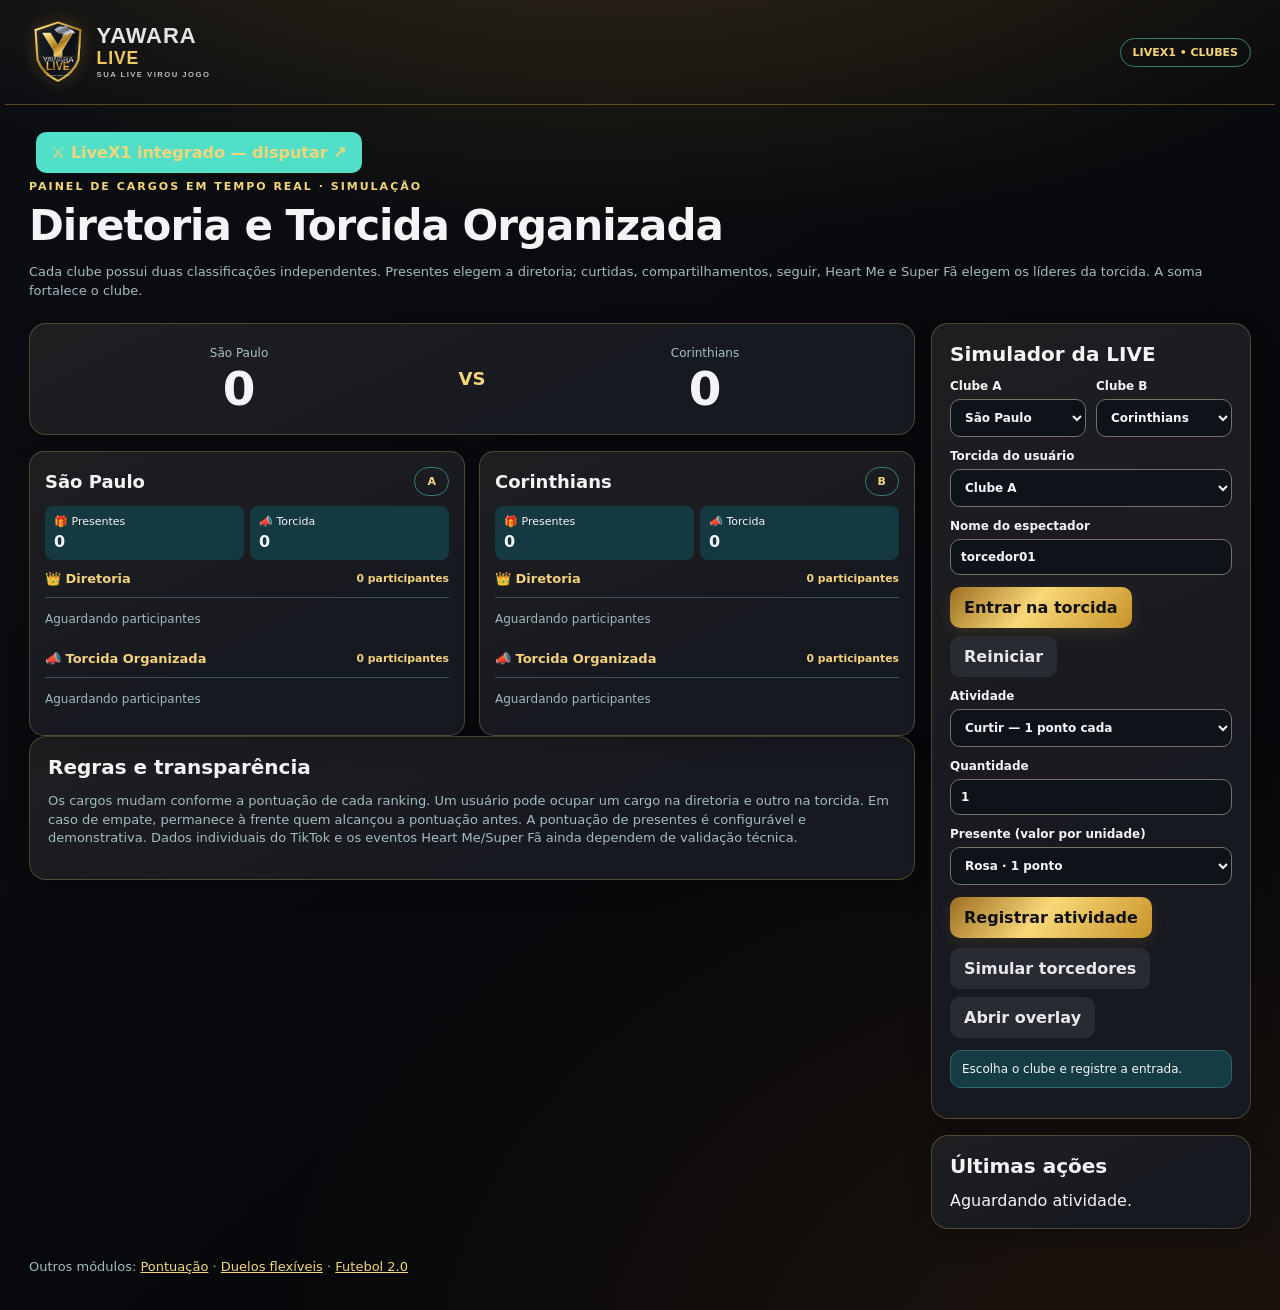
<file: yawara-live/painel.html>
<!doctype html>
<html lang="pt-BR"><head><meta charset="utf-8"><meta name="viewport" content="width=device-width,initial-scale=1"><meta name="theme-color" content="#07181e"><title>Yawara Live — Painel dos Clubes</title><style>
:root{color-scheme:dark;font-family:Inter,system-ui,-apple-system,Segoe UI,sans-serif;color:#eaf9f7;background:#07181e}*{box-sizing:border-box}body{margin:0;background:radial-gradient(ellipse at top right,#125053 0,transparent 43%),#07181e}header,main{max-width:1270px;margin:auto;padding:20px 24px}header{display:flex;align-items:center;justify-content:space-between;border-bottom:1px solid #28474d;gap:14px}.brand{font-size:25px;letter-spacing:-1px;font-weight:900}.brand span{color:#54e4cc}.tag{border:1px solid #378078;color:#6be8d2;font-weight:700;padding:7px 12px;border-radius:99px;font-size:11px}h1{font-size:clamp(27px,4vw,42px);letter-spacing:-1px;margin:8px 0}h2{font-size:20px;margin:0 0 13px}.eyebrow{letter-spacing:2px;font-size:11px;font-weight:900;color:#51e7cd}.muted{color:#a2bcc0;font-size:13px;line-height:1.45}a{color:#70f0d5}button,input,select{font:inherit}button{border:0;border-radius:10px;padding:11px 14px;font-weight:800;background:#52e4cb;color:#062328;cursor:pointer}button.alt{background:#284b52;color:#eaf9f7}button:disabled{opacity:.45;cursor:not-allowed}select,input{background:#081c23;border:1px solid #3c676d;border-radius:10px;color:#eaf9f7;padding:10px;width:100%}.shell{display:grid;grid-template-columns:minmax(0,1fr) 320px;gap:16px;margin-top:22px}.card{background:#0d2931;border:1px solid #2e555c;border-radius:17px;padding:18px;margin-bottom:16px;min-width:0}.scoreboard{display:grid;grid-template-columns:1fr 64px 1fr;align-items:center;gap:10px;text-align:center}.scoreboard strong{font-size:clamp(27px,4vw,47px);display:block}.scoreboard span{font-size:12px;color:#a5c1c4}.vs{font-size:18px;color:#63e6cf;font-weight:900}.clubcards{display:grid;grid-template-columns:1fr 1fr;gap:14px}.clubCard{background:#09242b;border:1px solid #2e535b;border-radius:15px;padding:15px;min-width:0}.clubHeader{display:flex;justify-content:space-between;align-items:center;gap:8px;margin-bottom:10px}.clubHeader strong{font-size:18px}.sectionTitle{display:flex;justify-content:space-between;align-items:center;border-bottom:1px solid #34535b;padding:11px 0;font-size:13px;font-weight:800}.rankrow{display:flex;align-items:center;gap:10px;padding:10px 3px;border-bottom:1px solid #24444c;min-width:0}.rankrow.leader{background:linear-gradient(90deg,#164b45,transparent);border-radius:9px}.avatar{width:38px;height:38px;flex:0 0 38px;border-radius:50%;display:grid;place-items:center;background:#285f63;color:white;border:1px solid #7ae8d1;font-size:12px;font-weight:900}.identity{min-width:0;flex:1}.identity b{font-size:13px;display:block;overflow:hidden;text-overflow:ellipsis;white-space:nowrap}.identity small{color:#99b7bd;font-size:11px}.points{font-variant-numeric:tabular-nums;font-size:13px;font-weight:900;white-space:nowrap}.empty{color:#9eb9bd;font-size:12px;padding:14px 0}.leaderchange{padding:13px;border-radius:12px;background:#17473f;border:1px solid #39bd9f;margin-top:12px;font-size:13px;animation:shine 1.5s ease}.leaderchange[hidden]{display:none}@keyframes shine{0%{box-shadow:0 0 0 0 #45d9b866}100%{box-shadow:0 0 0 15px #45d9b800}}.field{display:grid;gap:6px;margin-bottom:12px;font-size:12px;font-weight:700}.buttons{display:flex;gap:8px;flex-wrap:wrap}.note{padding:11px;background:#153b43;border:1px solid #30666b;border-radius:11px;font-size:12px}.event{font-size:12px;color:#bdd5d7;padding:8px 0;border-bottom:1px solid #2c4d53}.twocol{display:grid;grid-template-columns:1fr 1fr;gap:10px}.summary{display:grid;grid-template-columns:1fr 1fr;gap:6px;margin-top:10px}.summary div{background:#143940;border-radius:8px;padding:9px;font-size:11px}.summary b{display:block;margin-top:4px;font-size:16px}.overlay header,.overlay .intro,.overlay aside,.overlay .links,.overlay .details{display:none!important}.overlay .shell{display:block}.overlay main{max-width:1050px;padding:12px}.overlay .card{background:#071d24ed}.overlay .clubcards{gap:8px}@media(max-width:920px){.shell{grid-template-columns:1fr}}@media(max-width:600px){header{padding:15px}.clubcards{grid-template-columns:1fr}.scoreboard{grid-template-columns:1fr 30px 1fr}.clubCard{padding:12px}.rankrow{padding:8px 0}}
</style><style id="yawara-metal-branding">:root{--yl-gold:#D4AF37;--yl-silver:#C0C0C0;--yl-bronze:#CD7F32;--yl-dark:#0B0F14;--yl-graphite:#141A22}html,body{background-color:#0B0F14!important;color:#F5F7FA}body{background-image:radial-gradient(ellipse at 80% -10%,#d4af371e,transparent 47%),radial-gradient(ellipse at 10% 95%,#cd7f3218,transparent 50%)!important}header{border-bottom-color:#d4af375c!important}.brand span,.brand em,.logo em,.eyebrow,.tag,.pill,.sectionTitle{color:#F3D67A!important}.card,.panel,.clubCard,.club,.column{border-color:#c0c0c045!important;background-color:#141A22!important}button:not(.alt):not(.secondary){background:linear-gradient(112deg,#8C6A16,#F3D67A,#D4AF37)!important;color:#17150d!important}button.secondary,button.alt{background:#373941!important;color:#E7E7E7!important}a{color:#F3D67A!important}input,select{background:#0e131a!important;border-color:#77716a!important;color:#F5F7FA!important}.avatar{background:linear-gradient(120deg,#74501f,#d4af37)!important;color:#fff!important}.versus,.vs{color:#F3D67A!important}.team:first-child,.club:first-child{border-top:3px solid var(--team-a,#D4AF37)!important}.team:last-child,.club:last-child{border-top:3px solid var(--team-b,#C0C0C0)!important}</style><link rel="icon" type="image/svg+xml" href="./assets/yawara-live-emblema.svg"><style id="yawara-approved-logo-theme">
:root{--arena-black:#08090d;--arena-charcoal:#111319;--arena-card:#191a20;--arena-gold:#d4af37;--arena-lightgold:#f5d982;--arena-silver:#dadde3;--arena-bronze:#b77935}
html,body{background-color:var(--arena-black)!important;color:#f4f4f6!important}
body{background-image:radial-gradient(ellipse 70% 30% at 50% -12%,rgba(209,153,42,.22),transparent),radial-gradient(ellipse 70% 50% at 90% 105%,rgba(176,98,26,.13),transparent),linear-gradient(140deg,#0c0e13,#07080b 65%)!important}
.yawara-official-brand{display:inline-flex;align-items:center;gap:10px;text-decoration:none!important;color:var(--arena-silver)!important;line-height:1;min-width:0}
.yawara-official-brand img{width:clamp(40px,4.5vw,59px);height:clamp(44px,5vw,65px);object-fit:contain;filter:drop-shadow(0 0 8px rgba(215,169,48,.23));flex-shrink:0}
.yawara-official-brand .brandword{display:flex;flex-direction:column;gap:3px;letter-spacing:.04em;white-space:nowrap;font-family:Arial,system-ui,sans-serif;font-weight:900;font-size:clamp(13px,2vw,22px);color:#e5e5e9}
.yawara-official-brand .brandword strong{color:#f0c95a;font-size:.8em}
.yawara-official-brand .brandword small{font-size:.35em;letter-spacing:.19em;color:#babac1}
#app .yawara-official-brand img{width:32px;height:34px}#app .yawara-official-brand .brandword{font-size:clamp(9px,3.1vw,14px);gap:1px}#app .yawara-official-brand .brandword small{display:none}
.card,.panel,.column,.club,.clubCard,.side,.team,.scoreboard>.team{background-color:#171920!important;background-image:linear-gradient(155deg,rgba(225,175,65,.04),transparent 65%)!important;border-color:rgba(218,185,94,.28)!important;box-shadow:0 10px 25px rgba(0,0,0,.18)}
section h2,.sectionTitle,.group h3,.cap{color:#f4d17d!important}
button:not(.secondary):not(.alt),a.btn,a.button{background:linear-gradient(130deg,#9c6e21,#f9d878 45%,#c69229)!important;color:#101013!important;border-color:#bf953e!important;box-shadow:0 5px 15px rgba(212,175,55,.12)}
button.secondary,button.alt{background:#292b32!important;color:#e7e7ec!important;border-color:#77706a!important}
input:focus,select:focus,button:focus-visible{outline:2px solid #f4cf76;outline-offset:2px}
.rankrow:first-child,.person:first-of-type{border-left:2px solid #eec35f!important}
.rankrow:nth-child(2),.person:nth-of-type(2){border-left:2px solid #bfc3ce!important}
.rankrow:nth-child(3),.person:nth-of-type(3){border-left:2px solid #c0874f!important}
#app{background:radial-gradient(ellipse at 50% -10%,rgba(231,166,47,.12),transparent 58%)}
#app .column{border-top:2px solid var(--yl-club,#d4af37)}
@media(max-width:500px){.yawara-official-brand{gap:5px}.yawara-official-brand img{width:38px;height:41px}.yawara-official-brand .brandword{font-size:13px}.yawara-official-brand .brandword small{display:none}}
</style></head><body><header><a class="yawara-official-brand" href="./index.html" aria-label="Yawara Live — página principal"><img src="./assets/yawara-live-emblema.svg" alt="Emblema Yawara Live, lobo e escudo ouro e prata"><span class="brandword">YAWARA <strong>LIVE</strong><small>SUA LIVE VIROU JOGO</small></span></a><span class="tag">LIVEX1 • CLUBES</span></header><main><a href="./integrado.html" style="display:inline-flex;padding:11px 15px;margin:7px;border-radius:10px;background:#51dfc7;color:#071b20;font-weight:800;text-decoration:none">⚔️ LiveX1 integrado — disputar ↗</a><div class="intro"><div class="eyebrow">PAINEL DE CARGOS EM TEMPO REAL · SIMULAÇÃO</div><h1>Diretoria e Torcida Organizada</h1><p class="muted">Cada clube possui duas classificações independentes. Presentes elegem a diretoria; curtidas, compartilhamentos, seguir, Heart Me e Super Fã elegem os líderes da torcida. A soma fortalece o clube.</p></div>
<div class="shell"><div><div class="card"><div class="scoreboard"><div><span id="nameA">São Paulo</span><strong id="totalA">0</strong></div><div class="vs">VS</div><div><span id="nameB">Corinthians</span><strong id="totalB">0</strong></div></div><div class="leaderchange" id="announcement" role="status" aria-live="polite" hidden></div></div><div class="clubcards"><div class="clubCard"><div class="clubHeader"><strong id="headingA">São Paulo</strong><span class="tag">A</span></div><div class="summary"><div>🎁 Presentes<b id="giftsA">0</b></div><div>📣 Torcida<b id="fansA">0</b></div></div><div class="sectionTitle">👑 Diretoria <small id="countDirectorsA">0</small></div><div id="directorsA"></div><div class="sectionTitle">📣 Torcida Organizada <small id="countFansA">0</small></div><div id="supportersA"></div></div><div class="clubCard"><div class="clubHeader"><strong id="headingB">Corinthians</strong><span class="tag">B</span></div><div class="summary"><div>🎁 Presentes<b id="giftsB">0</b></div><div>📣 Torcida<b id="fansB">0</b></div></div><div class="sectionTitle">👑 Diretoria <small id="countDirectorsB">0</small></div><div id="directorsB"></div><div class="sectionTitle">📣 Torcida Organizada <small id="countFansB">0</small></div><div id="supportersB"></div></div></div><div class="details card"><h2>Regras e transparência</h2><p class="muted">Os cargos mudam conforme a pontuação de cada ranking. Um usuário pode ocupar um cargo na diretoria e outro na torcida. Em caso de empate, permanece à frente quem alcançou a pontuação antes. A pontuação de presentes é configurável e demonstrativa. Dados individuais do TikTok e os eventos Heart Me/Super Fã ainda dependem de validação técnica.</p></div></div>
<aside><div class="card"><h2>Simulador da LIVE</h2><div class="twocol"><label class="field">Clube A<select id="clubA"></select></label><label class="field">Clube B<select id="clubB"></select></label></div><label class="field">Torcida do usuário<select id="team"><option value="A">Clube A</option><option value="B">Clube B</option></select></label><label class="field">Nome do espectador<input id="viewer" value="torcedor01" maxlength="32"></label><div class="buttons" style="margin-bottom:12px"><button id="join">Entrar na torcida</button><button id="reset" class="alt">Reiniciar</button></div><label class="field">Atividade<select id="action"><option value="like">Curtir — 1 ponto cada</option><option value="share">Compartilhar — 1 cada</option><option value="follow">Seguir — 5 pontos</option><option value="heart">Ativar Heart Me — 5 pontos</option><option value="superfan">Entrar no Super Fã — 10 pontos</option><option value="gift">Enviar presente (simulação)</option></select></label><label class="field">Quantidade<input id="qty" type="number" min="1" max="10000" value="1"></label><label class="field">Presente (valor por unidade)<select id="gift"><option value="1">Rosa · 1 ponto</option><option value="10">Coração · 10 pontos</option><option value="50">Estrela · 50 pontos</option><option value="100">Coroa · 100 pontos</option></select></label><button id="apply">Registrar atividade</button><div class="buttons" style="margin-top:10px"><button id="demo" class="alt">Simular torcedores</button><button id="overlayButton" class="alt">Abrir overlay</button></div><p class="note" id="feedback" aria-live="polite">Escolha o clube e registre a entrada.</p></div><div class="card"><h2>Últimas ações</h2><div id="logs"></div></div></aside></div>
<p class="links muted">Outros módulos: <a href="./pontuacao.html">Pontuação</a> · <a href="./duelos.html">Duelos flexíveis</a> · <a href="./campo.html">Futebol 2.0</a></p></main>
<script>
(()=>{'use strict';
const $=id=>document.getElementById(id),clubs=[['sao-paulo','São Paulo'],['corinthians','Corinthians'],['palmeiras','Palmeiras'],['flamengo','Flamengo'],['santos','Santos'],['vasco','Vasco']],board=['Presidente','Vice-presidente','Diretor de Futebol','Técnico','Capitão','Atacante','Goleiro'],fans=['Líder da Torcida','Vice-líder','Organizador','Puxador de Canto','Camisa 12','Animador','Torcedor Destaque'];let users={},events=[],seq=0,previous={};
const params=new URLSearchParams(location.search),overlay=params.has('overlay');if(overlay)document.body.classList.add('overlay');
const club=t=>clubs.find(c=>c[0]===$('club'+t).value)?.[1]||t;
const records=t=>Object.entries(users).filter(([,u])=>u.team===t);
const rank=(t,key)=>records(t).filter(([,u])=>u[key]>0).sort((a,b)=>b[1][key]-a[1][key]||a[1][key+'Reached']-b[1][key+'Reached']||a[1].joined-b[1].joined);
const getTotal=(t,key)=>records(t).reduce((n,[,u])=>n+u[key],0);
function node(tag,text,cls){let e=document.createElement(tag);e.textContent=text;if(cls)e.className=cls;return e}
function announce(message){$('announcement').hidden=false;$('announcement').textContent='✨ '+message}
function drawRank(box,arr,titles,key){box.replaceChildren();if(!arr.length){box.append(node('div','Aguardando participantes','empty'));return}arr.slice(0,8).forEach(([name,u],i)=>{const row=node('div','','rankrow'+(i===0?' leader':''));const av=node('div',name.slice(0,2).toUpperCase(),'avatar');const who=node('div','','identity');who.append(node('b','@'+name),node('small',titles[i]||'Participante'));row.append(av,who,node('div',u[key].toLocaleString('pt-BR')+' pts','points'));box.append(row)})}
function render(){for(const t of ['A','B']){const boardRank=rank(t,'giftPoints'),fanRank=rank(t,'fanPoints'),g=getTotal(t,'giftPoints'),f=getTotal(t,'fanPoints');$('name'+t).textContent=club(t);$('heading'+t).textContent=club(t);$('total'+t).textContent=(g+f).toLocaleString('pt-BR');$('gifts'+t).textContent=g.toLocaleString('pt-BR');$('fans'+t).textContent=f.toLocaleString('pt-BR');$('countDirectors'+t).textContent=boardRank.length+' participantes';$('countFans'+t).textContent=fanRank.length+' participantes';drawRank($('directors'+t),boardRank,board,'giftPoints');drawRank($('supporters'+t),fanRank,fans,'fanPoints');
for(const [type,arr] of [['Diretoria',boardRank],['Torcida',fanRank]]){const k=t+type,leader=arr[0]?.[0]||null;if(previous[k]!==undefined&&previous[k]!==leader&&leader)announce('Nova liderança '+type+' de '+club(t)+': @'+leader);previous[k]=leader}}
$('logs').replaceChildren();for(const e of events.slice(0,12))$('logs').append(node('div',e,'event'));if(!events.length)$('logs').textContent='Aguardando atividade.';if(!overlay)localStorage.setItem('yawara-live-clubs-demo',JSON.stringify({users,events,seq,clubs:[$('clubA').value,$('clubB').value]}))}
function join(raw,t){const id=String(raw).trim().toLowerCase().replace(/^@/,'');if(!id)return 'Informe o usuário.';if(users[id])return 'Usuário já inscrito nesta rodada.';users[id]={team:t,giftPoints:0,fanPoints:0,giftPointsReached:seq++,fanPointsReached:seq++,joined:seq++,done:{}};events.unshift('@'+id+' entrou no '+club(t));render();return 'Torcedor inscrito no '+club(t)}
function add(raw,type,n,gift){const id=String(raw).trim().toLowerCase().replace(/^@/,'');const u=users[id];if(!u)return 'Entre em uma torcida antes.';if(!Number.isSafeInteger(n)||n<1||n>10000)return 'Informe quantidade entre 1 e 10000.';const single={follow:5,heart:5,superfan:10};if(type in single&&(n!==1||u.done[type]))return 'Atividade única já registrada ou quantidade inválida.';let pts=type==='gift'?n*gift:(type==='like'||type==='share'?n:single[type]);if(!Number.isSafeInteger(pts)||pts<=0||type==='gift'&&![1,10,50,100].includes(gift))return 'Atividade inválida.';if(type in single)u.done[type]=true;const key=type==='gift'?'giftPoints':'fanPoints';u[key]+=pts;u[key+'Reached']=seq++;events.unshift('@'+id+' · '+type+' +'+pts+' pts');render();return '+'+pts+' pontos de '+(type==='gift'?'presentes':'torcida')}
function reset(){users={};events=[];seq=0;previous={};$('announcement').hidden=true;render()}
function initOptions(){for(const t of ['A','B'])for(const [id,name] of clubs){const o=document.createElement('option');o.value=id;o.textContent=name;$('club'+t).append(o)}$('clubA').value='sao-paulo';$('clubB').value='corinthians'}
initOptions();
$('join').onclick=()=>$('feedback').textContent=join($('viewer').value,$('team').value);
$('apply').onclick=()=>$('feedback').textContent=add($('viewer').value,$('action').value,Number($('qty').value),Number($('gift').value));
$('reset').onclick=reset;
$('demo').onclick=()=>{for(let i=0;i<8;i++){const id='demo'+i;if(!users[id])join(id,i%2?'B':'A');add(id,'like',20+i*14,1);if(i%3===0)add(id,'gift',i+1,50);if(i%2===0)add(id,'follow',1,1)}$('feedback').textContent='Oito torcedores simulados.'};
for(const t of ['A','B'])$('club'+t).onchange=()=>{if($('clubA').value===$('clubB').value){$('feedback').textContent='Selecione clubes diferentes.';$('club'+t).value=t==='A'?'sao-paulo':'corinthians'}reset()};
$('overlayButton').onclick=()=>window.open(location.pathname+'?overlay=1','_blank','noopener');
if(overlay)setInterval(()=>{try{const s=JSON.parse(localStorage.getItem('yawara-live-clubs-demo'));if(!s)return;users=s.users;events=s.events;seq=s.seq;$('clubA').value=s.clubs[0];$('clubB').value=s.clubs[1];render()}catch(e){}},1000);
render();
})();
</script><script id="yawara-club-identity">(()=>{const themes=[[/s[aã]o paulo/i,'#E23838'],[/corinthians/i,'#F2F2F2'],[/palmeiras/i,'#188A50'],[/flamengo/i,'#DB2934'],[/santos/i,'#EEEEEE'],[/vasco/i,'#EEEEEE'],[/gr[eê]mio/i,'#24A8E0'],[/cruzeiro/i,'#2868D5'],[/botafogo/i,'#EEEEEE'],[/fluminense/i,'#7B1238'],[/internacional/i,'#D33238'],[/bahia/i,'#247AC8']];function apply(){for(const [side,variable] of [['A','--team-a'],['B','--team-b']]){const el=document.getElementById('club'+side)||document.getElementById('team'+side)||document.getElementById('name'+side)||document.getElementById('title'+side);if(!el)continue;const found=themes.find(x=>x[0].test(el.textContent));document.documentElement.style.setProperty(variable,found?found[1]:side==='A'?'#D4AF37':'#C0C0C0')}}document.addEventListener('DOMContentLoaded',()=>{apply();const ob=new MutationObserver(apply);for(const id of ['clubA','clubB','teamA','teamB','nameA','nameB','titleA','titleB']){const el=document.getElementById(id);if(el)ob.observe(el,{subtree:true,childList:true,characterData:true})}})})();</script></body></html>
</file>
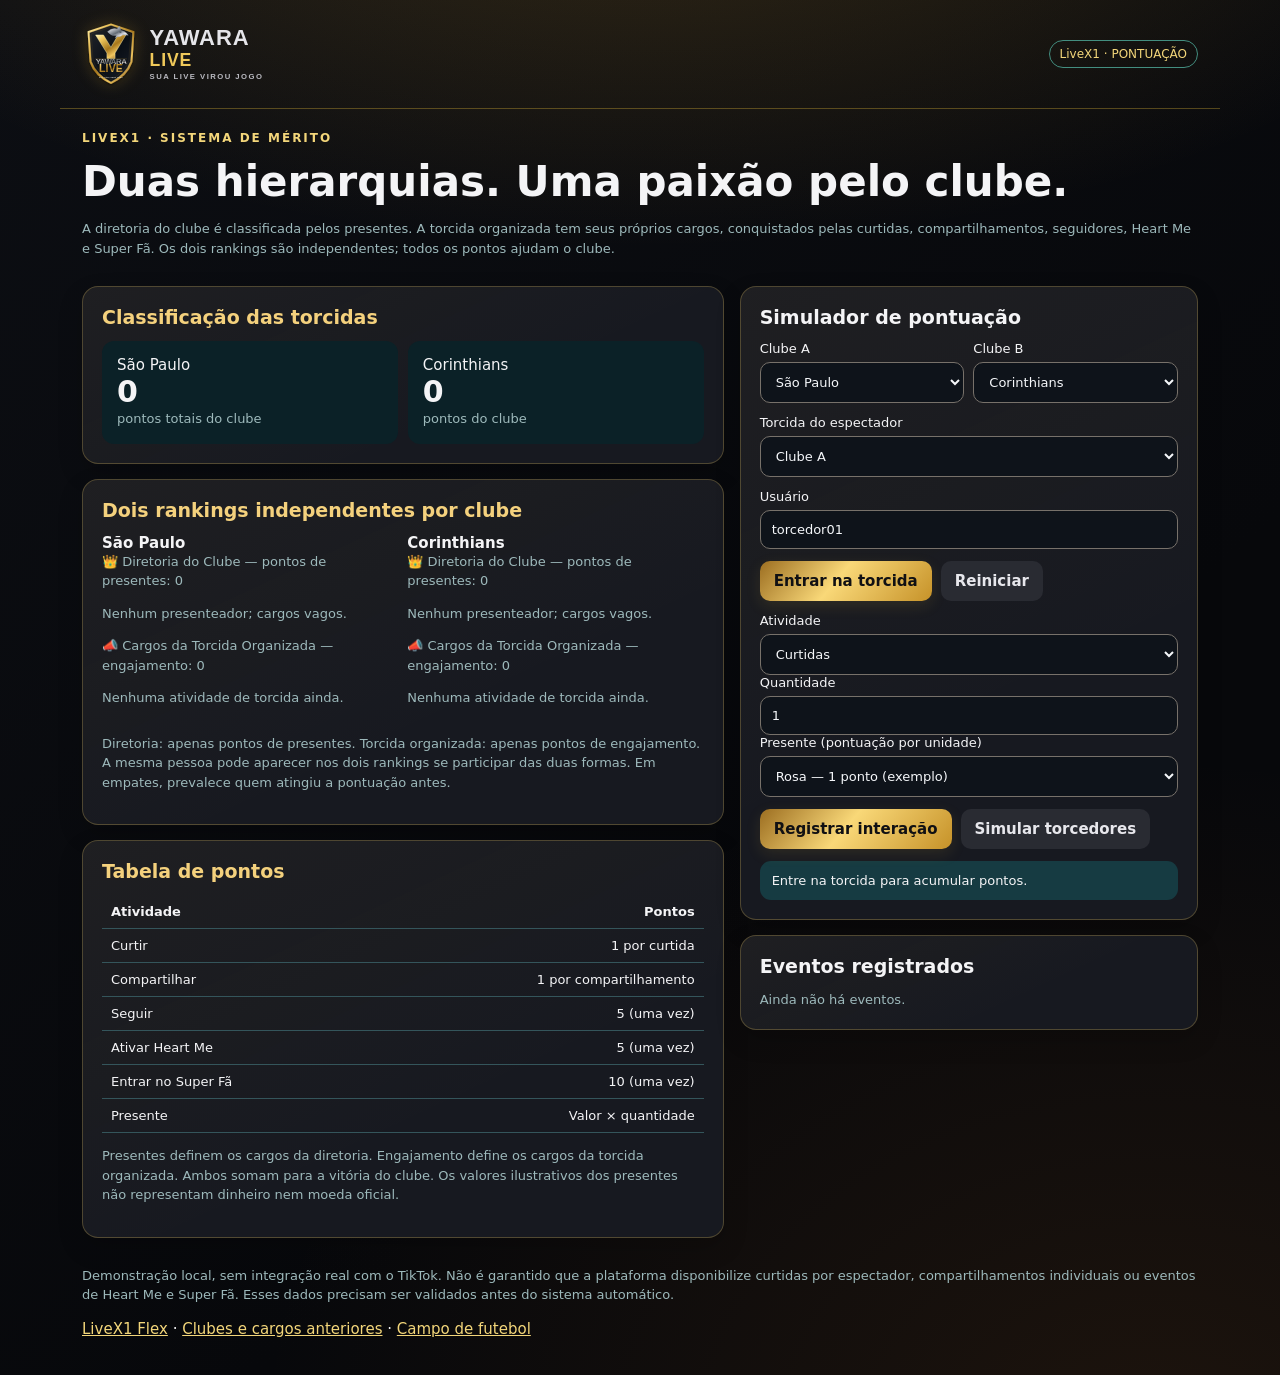
<file: yawara-live/pontuacao.html>
<!doctype html><html lang="pt-BR"><head><meta charset="utf-8"><meta name="viewport" content="width=device-width,initial-scale=1"><title>Yawara Live · LiveX1 Pontuação e Cargos</title><style>
:root{font:15px Inter,system-ui,sans-serif;color:#e9f7f6;background:#07181d}*{box-sizing:border-box}body{margin:0;background:radial-gradient(circle at 90% 0,#0d4144,transparent 44%),#07181d}header,main{max-width:1160px;margin:auto;padding:22px}header{display:flex;justify-content:space-between;align-items:center;border-bottom:1px solid #31545a}a{color:#69ebcc}.brand{font-size:23px;font-weight:900}.brand span{color:#52e3c8}.eyebrow{font-size:12px;font-weight:900;letter-spacing:2px;color:#62e2c7}h1{font-size:clamp(27px,4vw,42px);margin:12px 0}h2{font-size:19px;margin:0 0 13px}.muted{color:#9db9bb;font-size:13px;line-height:1.5}.layout{display:grid;grid-template-columns:1.4fr 1fr;gap:16px}.panel{background:#0f2930;border:1px solid #31545a;border-radius:16px;padding:19px;margin:15px 0}.stats{display:grid;grid-template-columns:repeat(2,1fr);gap:10px}.stat{background:#0b2127;border-radius:12px;padding:15px}.stat strong{display:block;font-size:30px}.rank{display:flex;justify-content:space-between;gap:10px;padding:11px 0;border-bottom:1px solid #315159}.rank b{color:#68e8cf}.role{font-size:11px;color:#a4bec1}.grid{display:grid;grid-template-columns:1fr 1fr;gap:9px}.field{display:grid;gap:6px;font-size:13px}input,select{background:#081b21;color:white;border:1px solid #416067;padding:11px;border-radius:10px;font:inherit;width:100%}button{background:#51dfc5;color:#092026;border:0;border-radius:10px;padding:11px 14px;font:inherit;font-weight:800;cursor:pointer}button.alt{background:#264951;color:white}.buttons{display:flex;flex-wrap:wrap;gap:9px}.note{background:#163b42;border-radius:11px;padding:12px;font-size:13px}.table{width:100%;border-collapse:collapse;font-size:13px}.table td,.table th{padding:9px;border-bottom:1px solid #34555b;text-align:left}.table td:last-child,.table th:last-child{text-align:right}.pill{border:1px solid #438e80;border-radius:20px;padding:6px 10px;font-size:12px;color:#5aebcf}@media(max-width:780px){.layout{grid-template-columns:1fr}}@media(max-width:480px){.grid{grid-template-columns:1fr}}</style><style id="yawara-metal-branding">:root{--yl-gold:#D4AF37;--yl-silver:#C0C0C0;--yl-bronze:#CD7F32;--yl-dark:#0B0F14;--yl-graphite:#141A22}html,body{background-color:#0B0F14!important;color:#F5F7FA}body{background-image:radial-gradient(ellipse at 80% -10%,#d4af371e,transparent 47%),radial-gradient(ellipse at 10% 95%,#cd7f3218,transparent 50%)!important}header{border-bottom-color:#d4af375c!important}.brand span,.brand em,.logo em,.eyebrow,.tag,.pill,.sectionTitle{color:#F3D67A!important}.card,.panel,.clubCard,.club,.column{border-color:#c0c0c045!important;background-color:#141A22!important}button:not(.alt):not(.secondary){background:linear-gradient(112deg,#8C6A16,#F3D67A,#D4AF37)!important;color:#17150d!important}button.secondary,button.alt{background:#373941!important;color:#E7E7E7!important}a{color:#F3D67A!important}input,select{background:#0e131a!important;border-color:#77716a!important;color:#F5F7FA!important}.avatar{background:linear-gradient(120deg,#74501f,#d4af37)!important;color:#fff!important}.versus,.vs{color:#F3D67A!important}.team:first-child,.club:first-child{border-top:3px solid var(--team-a,#D4AF37)!important}.team:last-child,.club:last-child{border-top:3px solid var(--team-b,#C0C0C0)!important}</style><link rel="icon" type="image/svg+xml" href="./assets/yawara-live-emblema.svg"><style id="yawara-approved-logo-theme">
:root{--arena-black:#08090d;--arena-charcoal:#111319;--arena-card:#191a20;--arena-gold:#d4af37;--arena-lightgold:#f5d982;--arena-silver:#dadde3;--arena-bronze:#b77935}
html,body{background-color:var(--arena-black)!important;color:#f4f4f6!important}
body{background-image:radial-gradient(ellipse 70% 30% at 50% -12%,rgba(209,153,42,.22),transparent),radial-gradient(ellipse 70% 50% at 90% 105%,rgba(176,98,26,.13),transparent),linear-gradient(140deg,#0c0e13,#07080b 65%)!important}
.yawara-official-brand{display:inline-flex;align-items:center;gap:10px;text-decoration:none!important;color:var(--arena-silver)!important;line-height:1;min-width:0}
.yawara-official-brand img{width:clamp(40px,4.5vw,59px);height:clamp(44px,5vw,65px);object-fit:contain;filter:drop-shadow(0 0 8px rgba(215,169,48,.23));flex-shrink:0}
.yawara-official-brand .brandword{display:flex;flex-direction:column;gap:3px;letter-spacing:.04em;white-space:nowrap;font-family:Arial,system-ui,sans-serif;font-weight:900;font-size:clamp(13px,2vw,22px);color:#e5e5e9}
.yawara-official-brand .brandword strong{color:#f0c95a;font-size:.8em}
.yawara-official-brand .brandword small{font-size:.35em;letter-spacing:.19em;color:#babac1}
#app .yawara-official-brand img{width:32px;height:34px}#app .yawara-official-brand .brandword{font-size:clamp(9px,3.1vw,14px);gap:1px}#app .yawara-official-brand .brandword small{display:none}
.card,.panel,.column,.club,.clubCard,.side,.team,.scoreboard>.team{background-color:#171920!important;background-image:linear-gradient(155deg,rgba(225,175,65,.04),transparent 65%)!important;border-color:rgba(218,185,94,.28)!important;box-shadow:0 10px 25px rgba(0,0,0,.18)}
section h2,.sectionTitle,.group h3,.cap{color:#f4d17d!important}
button:not(.secondary):not(.alt),a.btn,a.button{background:linear-gradient(130deg,#9c6e21,#f9d878 45%,#c69229)!important;color:#101013!important;border-color:#bf953e!important;box-shadow:0 5px 15px rgba(212,175,55,.12)}
button.secondary,button.alt{background:#292b32!important;color:#e7e7ec!important;border-color:#77706a!important}
input:focus,select:focus,button:focus-visible{outline:2px solid #f4cf76;outline-offset:2px}
.rankrow:first-child,.person:first-of-type{border-left:2px solid #eec35f!important}
.rankrow:nth-child(2),.person:nth-of-type(2){border-left:2px solid #bfc3ce!important}
.rankrow:nth-child(3),.person:nth-of-type(3){border-left:2px solid #c0874f!important}
#app{background:radial-gradient(ellipse at 50% -10%,rgba(231,166,47,.12),transparent 58%)}
#app .column{border-top:2px solid var(--yl-club,#d4af37)}
@media(max-width:500px){.yawara-official-brand{gap:5px}.yawara-official-brand img{width:38px;height:41px}.yawara-official-brand .brandword{font-size:13px}.yawara-official-brand .brandword small{display:none}}
</style></head><body>
<header><a class="yawara-official-brand" href="./index.html" aria-label="Yawara Live — página principal"><img src="./assets/yawara-live-emblema.svg" alt="Emblema Yawara Live, lobo e escudo ouro e prata"><span class="brandword">YAWARA <strong>LIVE</strong><small>SUA LIVE VIROU JOGO</small></span></a><span class="pill">LiveX1 · PONTUAÇÃO</span></header>
<main><div class="eyebrow">LIVEX1 · SISTEMA DE MÉRITO</div><h1>Duas hierarquias. Uma paixão pelo clube.</h1><p class="muted">A diretoria do clube é classificada pelos presentes. A torcida organizada tem seus próprios cargos, conquistados pelas curtidas, compartilhamentos, seguidores, Heart Me e Super Fã. Os dois rankings são independentes; todos os pontos ajudam o clube.</p>
<div class="layout"><section><div class="panel"><h2>Classificação das torcidas</h2><div class="stats"><div class="stat"><div id="clubNameA">São Paulo</div><strong id="clubTotalA">0</strong><span class="muted">pontos totais do clube</span></div><div class="stat"><div id="clubNameB">Corinthians</div><strong id="clubTotalB">0</strong><span class="muted">pontos do clube</span></div></div></div>
<div class="panel"><h2>Dois rankings independentes por clube</h2><div class="grid"><div><strong id="rankNameA">São Paulo</strong><div id="rankingA"></div></div><div><strong id="rankNameB">Corinthians</strong><div id="rankingB"></div></div></div><p class="muted">Diretoria: apenas pontos de presentes. Torcida organizada: apenas pontos de engajamento. A mesma pessoa pode aparecer nos dois rankings se participar das duas formas. Em empates, prevalece quem atingiu a pontuação antes.</p></div>
<div class="panel"><h2>Tabela de pontos</h2><table class="table"><thead><tr><th>Atividade</th><th>Pontos</th></tr></thead><tbody><tr><td>Curtir</td><td>1 por curtida</td></tr><tr><td>Compartilhar</td><td>1 por compartilhamento</td></tr><tr><td>Seguir</td><td>5 (uma vez)</td></tr><tr><td>Ativar Heart Me</td><td>5 (uma vez)</td></tr><tr><td>Entrar no Super Fã</td><td>10 (uma vez)</td></tr><tr><td>Presente</td><td>Valor × quantidade</td></tr></tbody></table><p class="muted">Presentes definem os cargos da diretoria. Engajamento define os cargos da torcida organizada. Ambos somam para a vitória do clube. Os valores ilustrativos dos presentes não representam dinheiro nem moeda oficial.</p></div>
</section><aside><div class="panel"><h2>Simulador de pontuação</h2><div class="grid"><label class="field">Clube A<select id="clubA"></select></label><label class="field">Clube B<select id="clubB"></select></label></div><label class="field" style="margin-top:12px">Torcida do espectador<select id="team"><option value="A">Clube A</option><option value="B">Clube B</option></select></label><label class="field" style="margin-top:12px">Usuário<input id="user" value="torcedor01" maxlength="32"></label><div class="buttons" style="margin:12px 0"><button id="join">Entrar na torcida</button><button id="reset" class="alt">Reiniciar</button></div><label class="field">Atividade<select id="action"><option value="like">Curtidas</option><option value="share">Compartilhamentos</option><option value="follow">Seguir</option><option value="heart">Ativar Heart Me</option><option value="superfan">Entrar no Super Fã</option><option value="gift">Presente</option></select></label><label class="field">Quantidade<input type="number" min="1" max="10000" step="1" id="quantity" value="1"></label><label class="field">Presente (pontuação por unidade)<select id="gift"><option value="1">Rosa — 1 ponto (exemplo)</option><option value="10">Coração — 10 pontos (exemplo)</option><option value="50">Estrela — 50 pontos (exemplo)</option><option value="100">Coroa — 100 pontos (exemplo)</option></select></label><div class="buttons" style="margin:12px 0"><button id="apply">Registrar interação</button><button id="demo" class="alt">Simular torcedores</button></div><div class="note" id="message" aria-live="polite">Entre na torcida para acumular pontos.</div></div>
<div class="panel"><h2>Eventos registrados</h2><div id="history" class="muted">Ainda não há eventos.</div></div></aside></div><p class="muted">Demonstração local, sem integração real com o TikTok. Não é garantido que a plataforma disponibilize curtidas por espectador, compartilhamentos individuais ou eventos de Heart Me e Super Fã. Esses dados precisam ser validados antes do sistema automático.</p><p><a href="./duelos.html">LiveX1 Flex</a> · <a href="./clubes.html">Clubes e cargos anteriores</a> · <a href="./campo.html">Campo de futebol</a></p></main>
<script>
(()=>{'use strict';
const $=id=>document.getElementById(id);
const clubs=[['sao-paulo','São Paulo'],['corinthians','Corinthians'],['palmeiras','Palmeiras'],['flamengo','Flamengo'],['santos','Santos'],['vasco','Vasco']];
const titles=['Presidente','Vice-presidente','Diretor de Futebol','Técnico','Capitão','Atacante','Goleiro','Reserva da Diretoria'];
const fanTitles=['Líder da Torcida','Vice-líder da Torcida','Organizador da Torcida','Puxador de Canto','Camisa 12','Animador da Arquibancada','Torcedor Destaque'];
let users={},history=[],sequence=0;
const club=t=>clubs.find(c=>c[0]===$('club'+t).value)?.[1]||t;
function participants(t){return Object.entries(users).filter(([,u])=>u.team===t)}
function directors(t){return participants(t).filter(([,u])=>u.giftPoints>0).sort((a,b)=>b[1].giftPoints-a[1].giftPoints||a[1].giftReached-b[1].giftReached||a[1].joined-b[1].joined)}
function supporters(t){return participants(t).filter(([,u])=>u.fanPoints>0).sort((a,b)=>b[1].fanPoints-a[1].fanPoints||a[1].fanReached-b[1].fanReached||a[1].joined-b[1].joined)}
function totals(t){return participants(t).reduce((a,[,u])=>({gifts:a.gifts+u.giftPoints,fans:a.fans+u.fanPoints}),{gifts:0,fans:0})}
function node(tag,text,cls){const e=document.createElement(tag);e.textContent=text;if(cls)e.className=cls;return e}
function rows(container,list,points,titleOf){for(let i=0;i<list.length;i++){const [handle,u]=list[i];const row=node('div','','rank');const left=document.createElement('div');left.append(node('b',(i+1)+'. @'+handle),node('div',titleOf(i),'role'));row.append(left,node('strong',u[points].toLocaleString('pt-BR')+' pts'));container.append(row)}}
function render(){
for(const t of ['A','B']){const total=totals(t),directorsList=directors(t),supportersList=supporters(t);$('clubName'+t).textContent=club(t);$('rankName'+t).textContent=club(t);$('clubTotal'+t).textContent=(total.gifts+total.fans).toLocaleString('pt-BR');
const box=$('ranking'+t);box.replaceChildren();
box.append(node('div','👑 Diretoria do Clube — pontos de presentes: '+total.gifts.toLocaleString('pt-BR'),'muted'));
rows(box,directorsList,'giftPoints',i=>titles[i]||'Presenteador');
if(!directorsList.length)box.append(node('p','Nenhum presenteador; cargos vagos.','muted'));
box.append(node('div','📣 Cargos da Torcida Organizada — engajamento: '+total.fans.toLocaleString('pt-BR'),'muted'));
rows(box,supportersList,'fanPoints',i=>fanTitles[i]||'Torcedor');
if(!supportersList.length)box.append(node('p','Nenhuma atividade de torcida ainda.','muted'));
}
const h=$('history');h.replaceChildren();history.slice(0,12).forEach(s=>h.append(node('div',s,'rank')));if(!history.length)h.textContent='Ainda não há eventos.'}
function join(handle,t){const id=String(handle).trim().replace(/^@/,'').toLowerCase();if(!id)return 'Informe um usuário.';if(users[id])return 'O usuário já escolheu um clube nesta rodada.';users[id]={team:t,fanPoints:0,giftPoints:0,done:{},joined:sequence++,fanReached:sequence++,giftReached:sequence++};history.unshift('@'+id+' entrou na torcida '+club(t));render();return 'Inscrito no '+club(t)}
function add(handle,type,count,gift){const id=String(handle).trim().replace(/^@/,'').toLowerCase(),u=users[id];if(!u)return 'Entre na torcida primeiro.';if(!Number.isSafeInteger(count)||count<1||count>10000)return 'Quantidade deve ser um inteiro de 1 a 10.000.';
const oneTime={follow:5,heart:5,superfan:10};if(type in oneTime){if(count!==1)return 'Essa atividade só pode ser registrada uma vez.';if(u.done[type])return 'Essa atividade já foi pontuada.';}
let amount;if(type==='like'||type==='share')amount=count;else if(type in oneTime)amount=oneTime[type];else if(type==='gift'){if(![1,10,50,100].includes(gift))return 'Presente inválido.';amount=count*gift}else return 'Atividade inválida.';
if(!Number.isSafeInteger(amount)||amount<1)return 'Pontuação inválida.';
if(type in oneTime)u.done[type]=true;
if(type==='gift'){u.giftPoints+=amount;u.giftReached=sequence++;}else{u.fanPoints+=amount;u.fanReached=sequence++;}
history.unshift('@'+id+': '+type+' × '+count+' = +'+amount+(type==='gift'?' pontos de presente':' pontos de torcida'));render();return '+'+amount+(type==='gift'?' pontos para cargos e clube.':' pontos para torcida e clube.')}
function reset(){users={};history=[];sequence=0;render()}
for(const t of ['A','B']){const el=$('club'+t);for(const [id,label] of clubs){const opt=document.createElement('option');opt.value=id;opt.textContent=label;el.append(opt)}}$('clubA').value='sao-paulo';$('clubB').value='corinthians';
$('join').onclick=()=>{$('message').textContent=join($('user').value,$('team').value)};
$('apply').onclick=()=>{$('message').textContent=add($('user').value,$('action').value,Number($('quantity').value),Number($('gift').value))};$('reset').onclick=reset;
$('demo').onclick=()=>{for(let i=0;i<6;i++){const id='demo_'+i;if(!users[id])join(id,i%2?'B':'A');add(id,'like',10+i*20,1);if(i%2===0)add(id,'follow',1,1);if(i%3===0)add(id,'gift',2,50)}$('message').textContent='Seis torcedores simulados.'};
for(const t of ['A','B'])$('club'+t).onchange=()=>{if($('clubA').value===$('clubB').value){$('message').textContent='Escolha clubes diferentes.';$('club'+t).value=t==='A'?'sao-paulo':'corinthians'}reset()};
render();})();
</script><script id="yawara-club-identity">(()=>{const themes=[[/s[aã]o paulo/i,'#E23838'],[/corinthians/i,'#F2F2F2'],[/palmeiras/i,'#188A50'],[/flamengo/i,'#DB2934'],[/santos/i,'#EEEEEE'],[/vasco/i,'#EEEEEE'],[/gr[eê]mio/i,'#24A8E0'],[/cruzeiro/i,'#2868D5'],[/botafogo/i,'#EEEEEE'],[/fluminense/i,'#7B1238'],[/internacional/i,'#D33238'],[/bahia/i,'#247AC8']];function apply(){for(const [side,variable] of [['A','--team-a'],['B','--team-b']]){const el=document.getElementById('club'+side)||document.getElementById('team'+side)||document.getElementById('name'+side)||document.getElementById('title'+side);if(!el)continue;const found=themes.find(x=>x[0].test(el.textContent));document.documentElement.style.setProperty(variable,found?found[1]:side==='A'?'#D4AF37':'#C0C0C0')}}document.addEventListener('DOMContentLoaded',()=>{apply();const ob=new MutationObserver(apply);for(const id of ['clubA','clubB','teamA','teamB','nameA','nameB','titleA','titleB']){const el=document.getElementById(id);if(el)ob.observe(el,{subtree:true,childList:true,characterData:true})}})})();</script></body></html>
</file>
